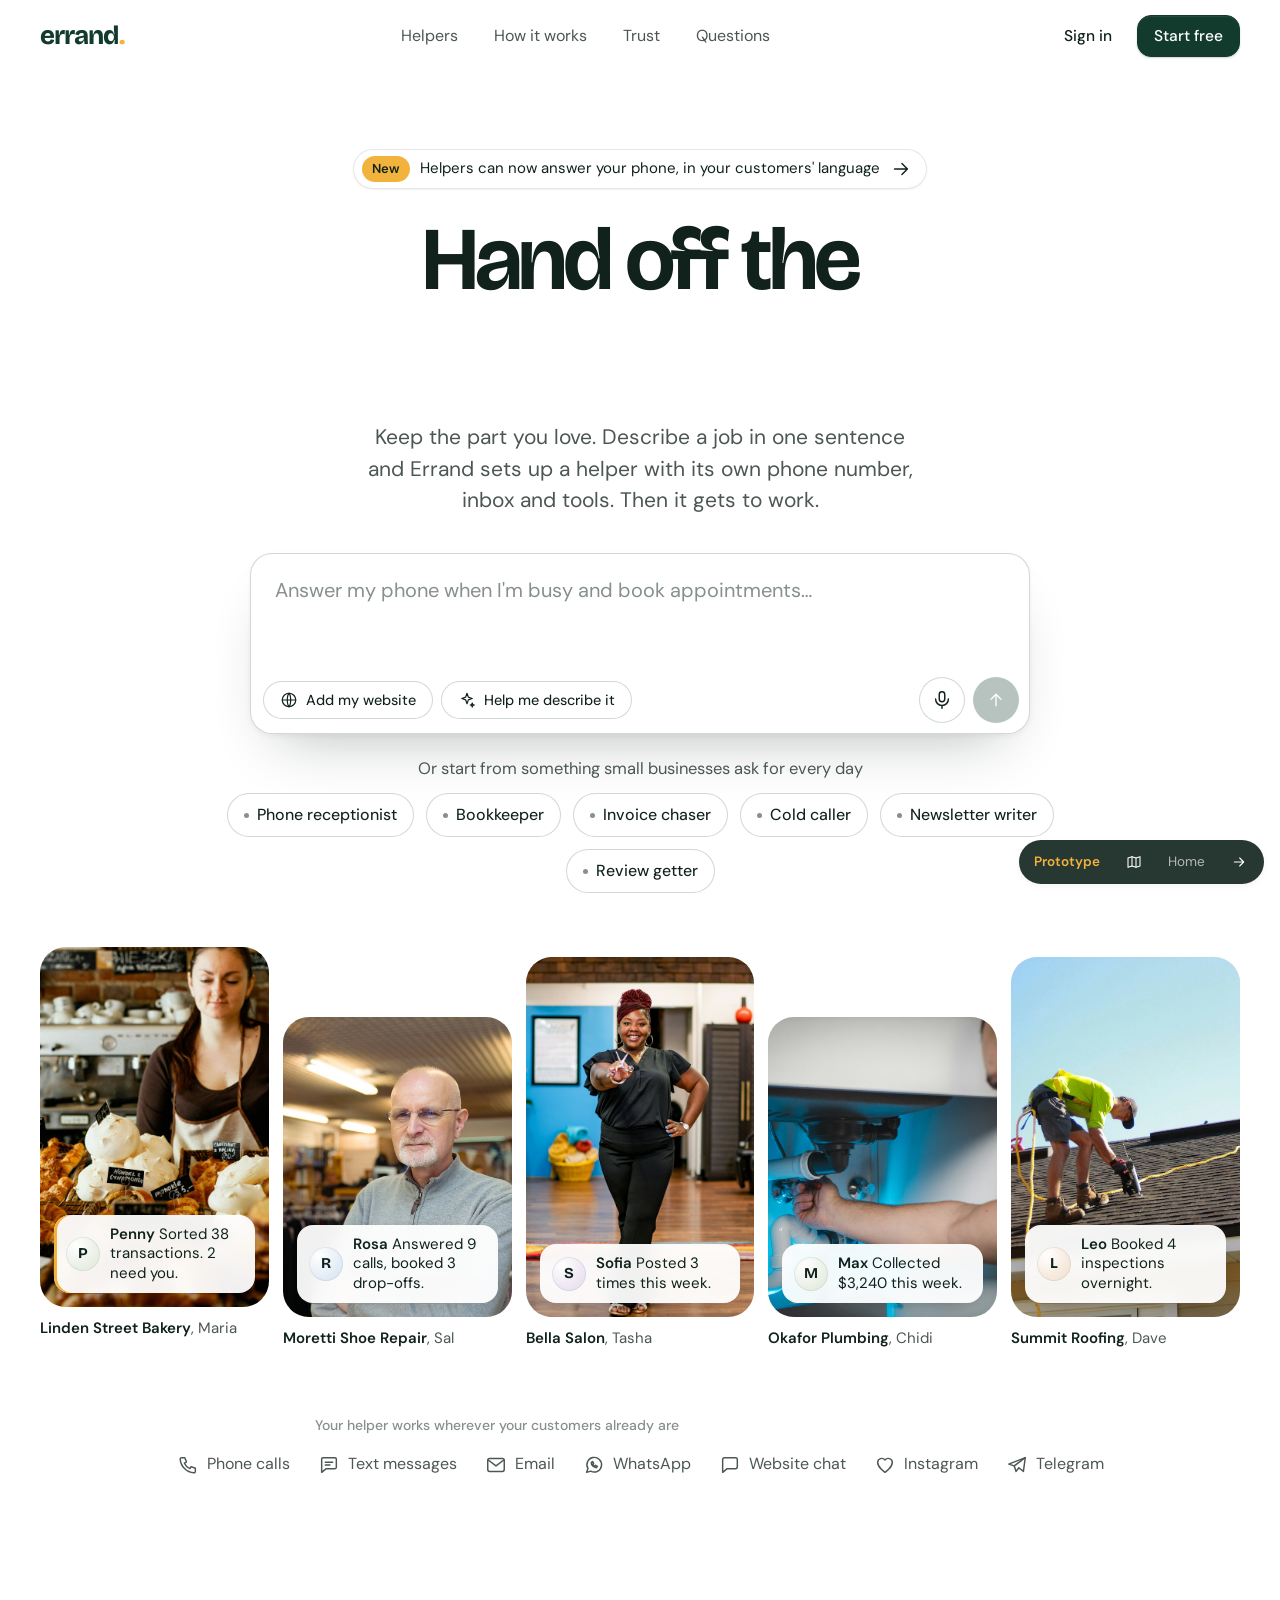
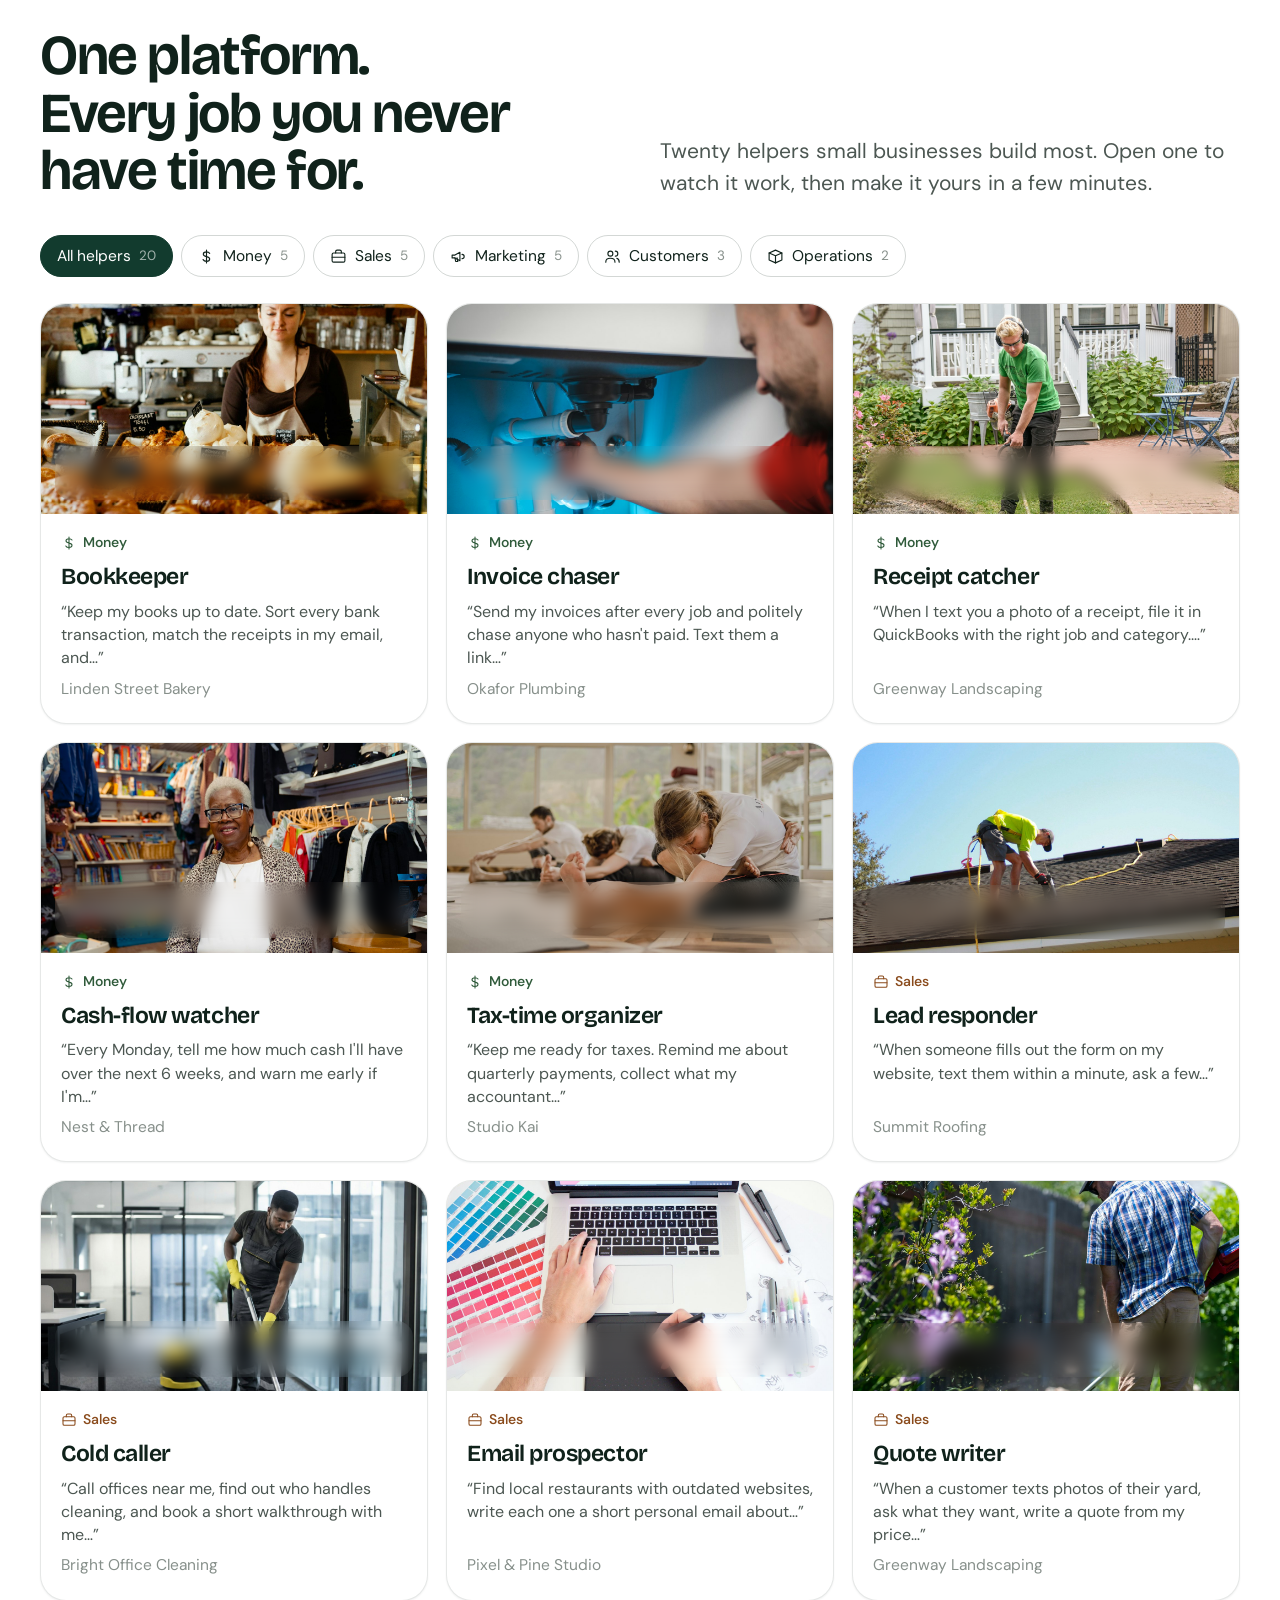
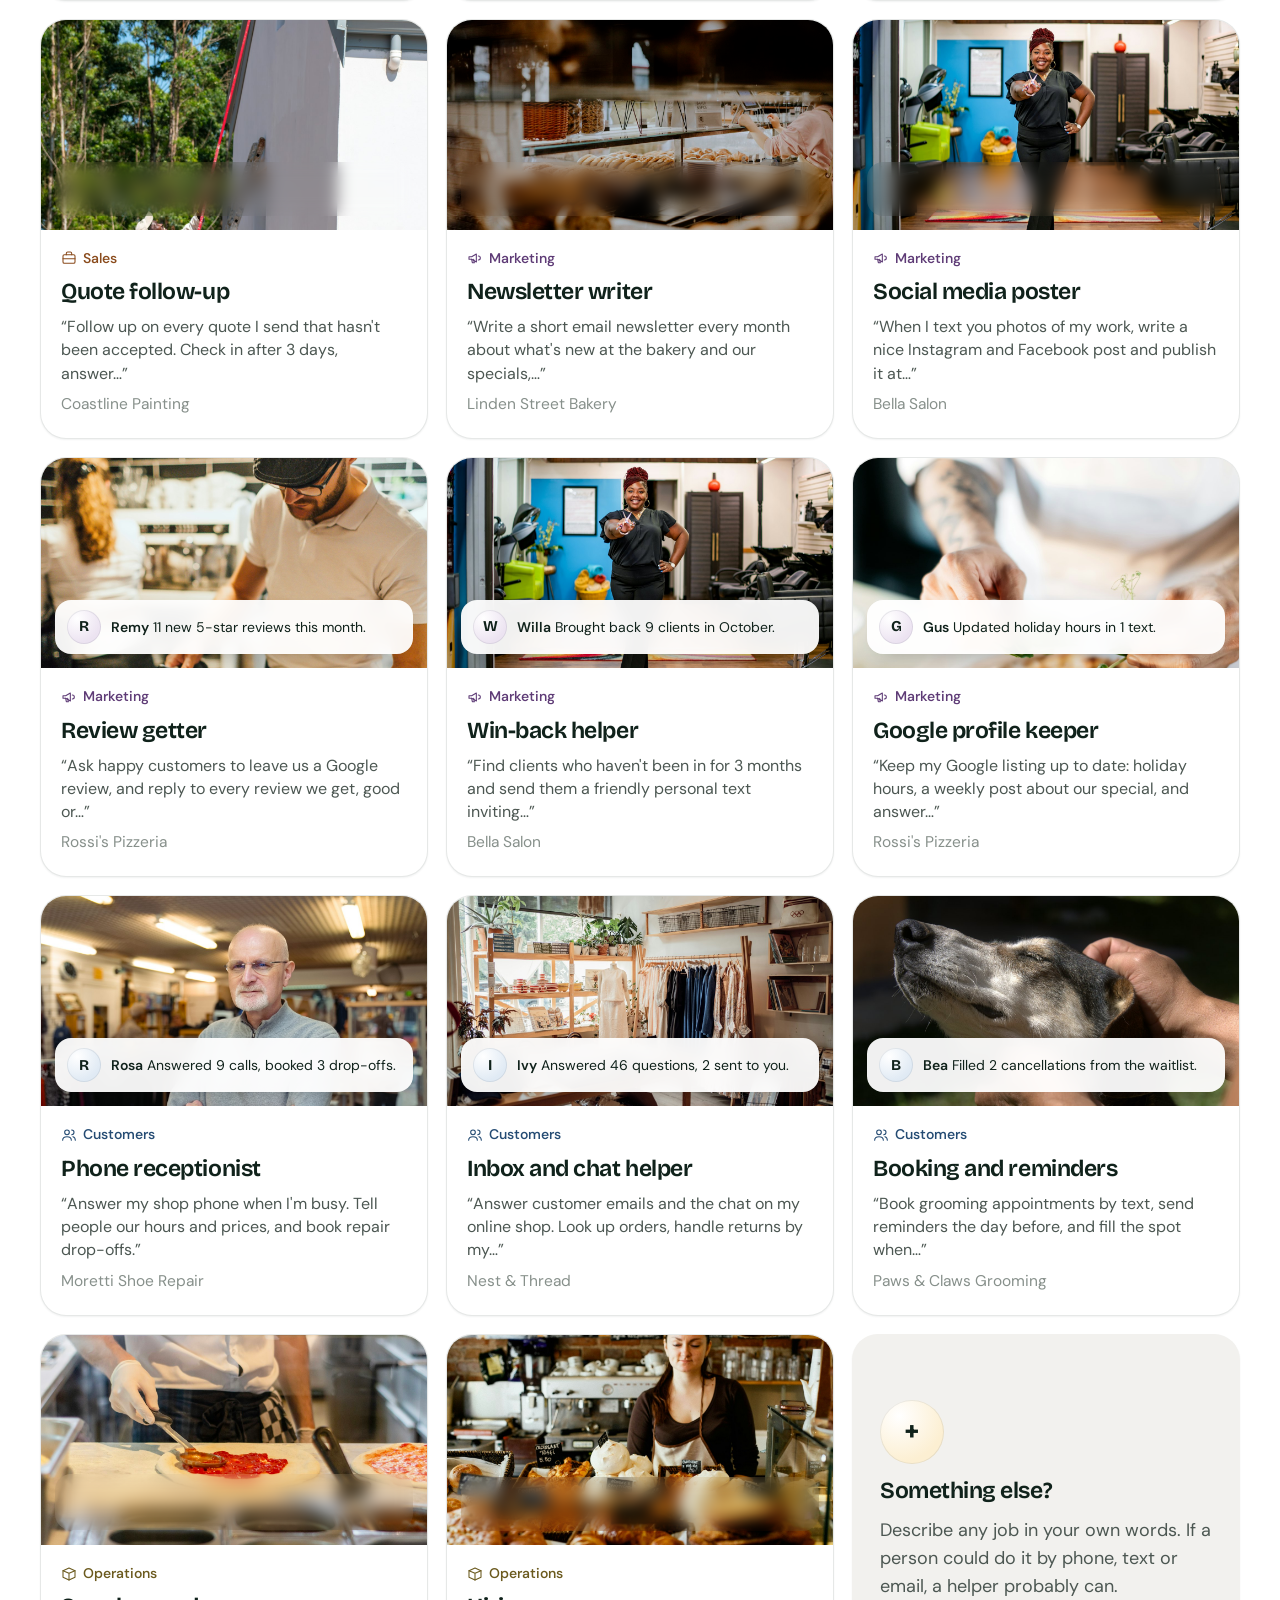
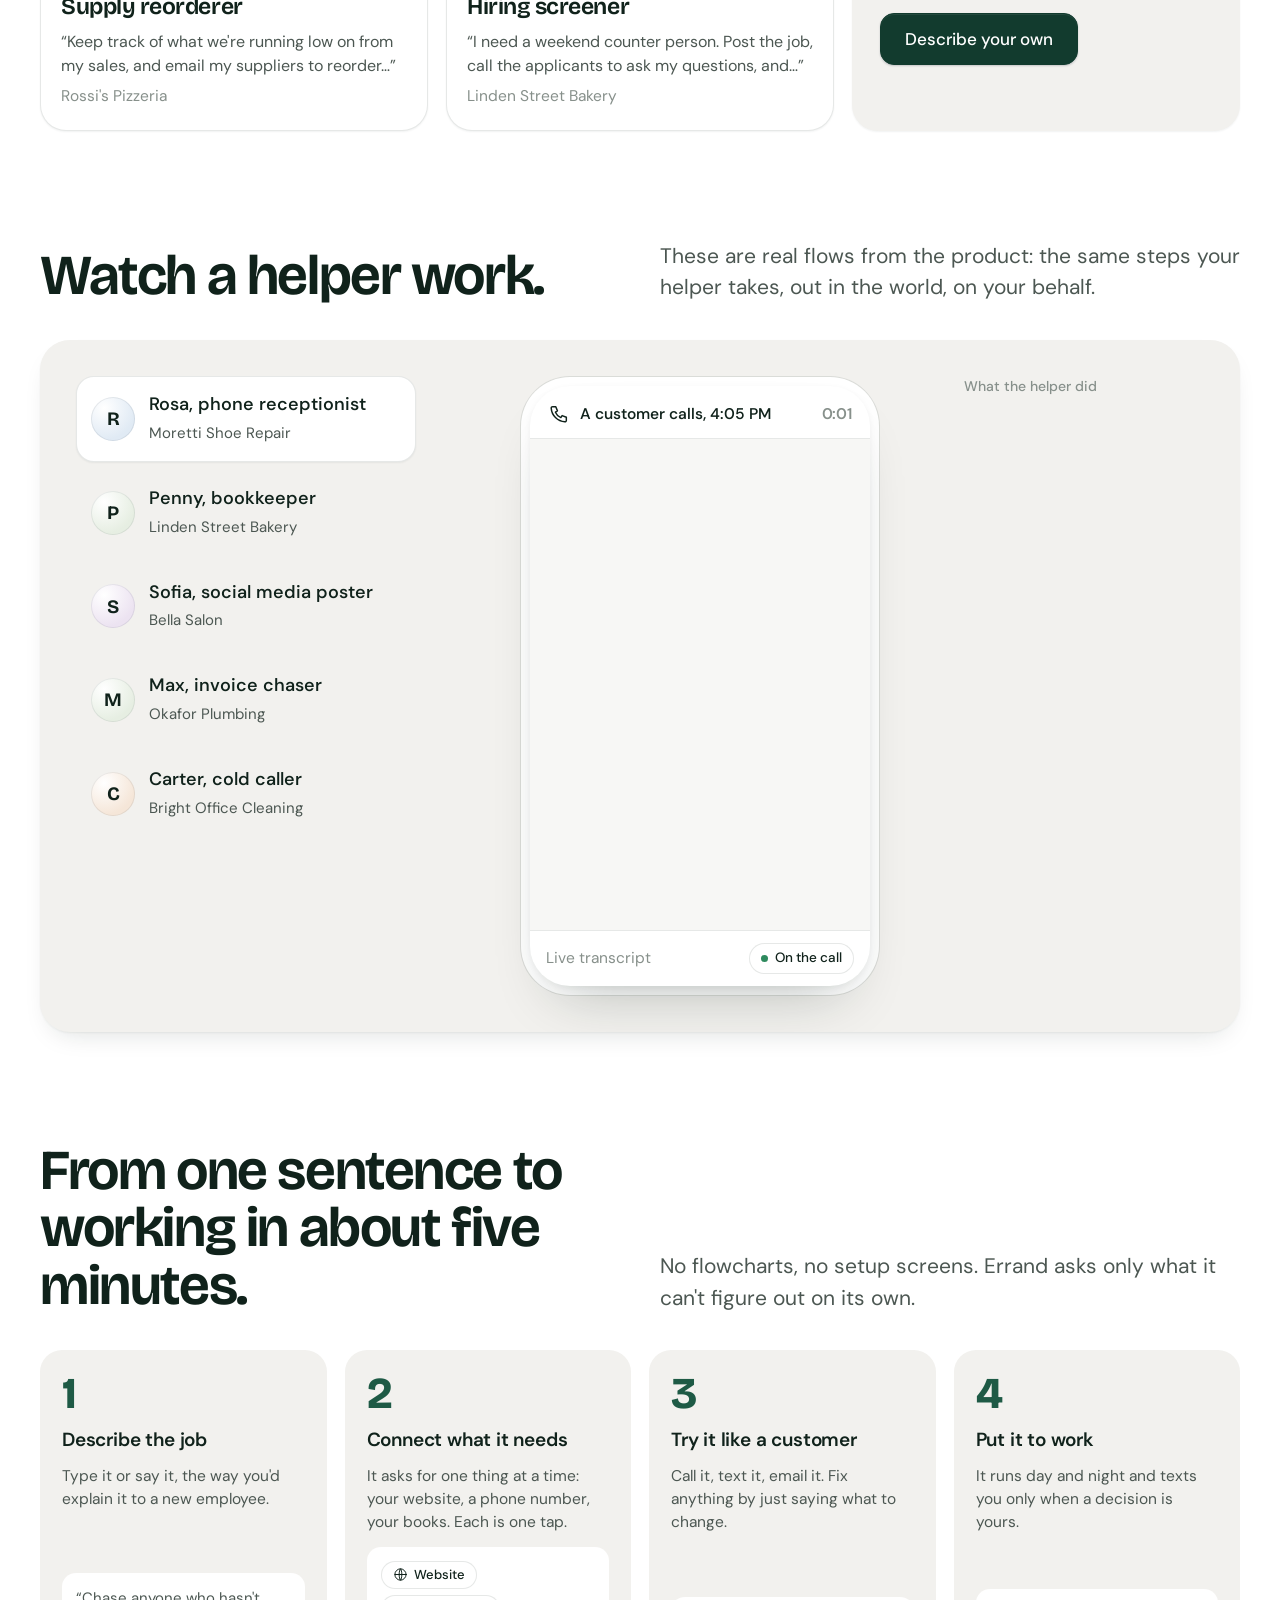
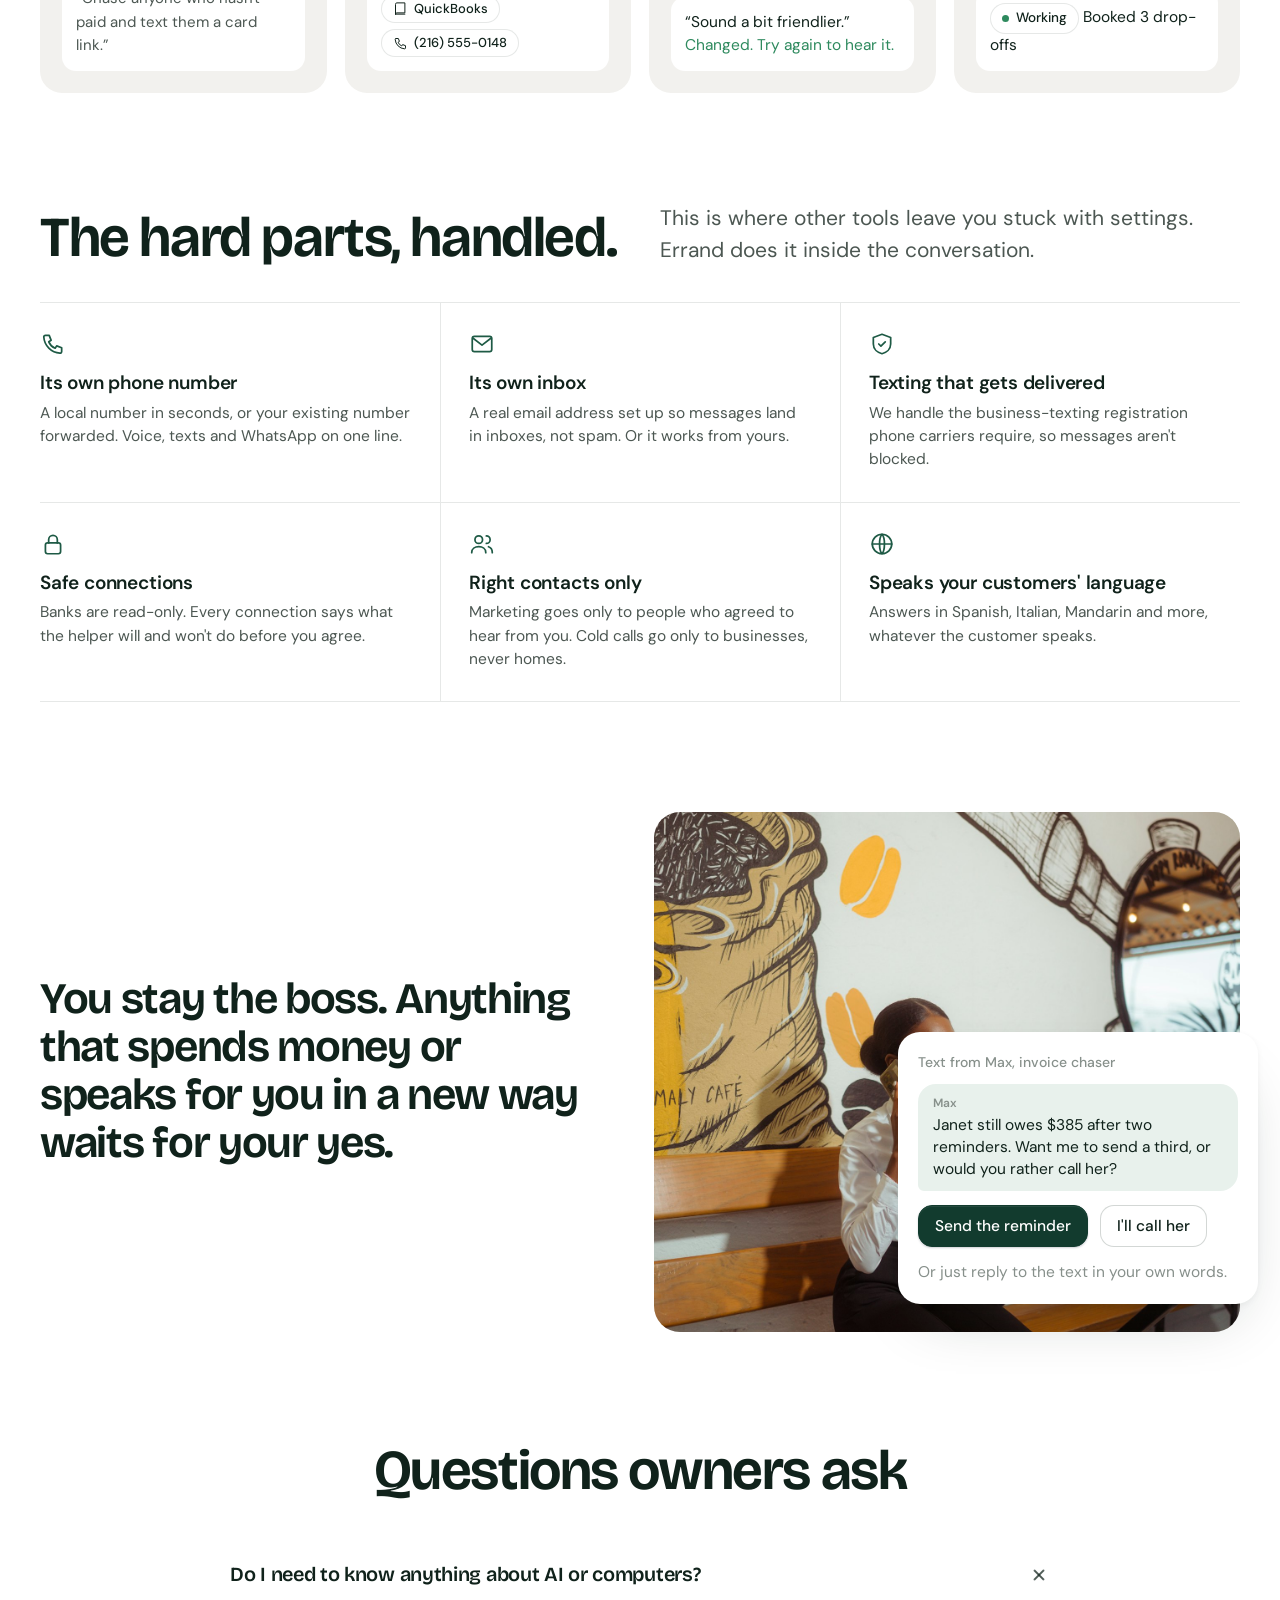
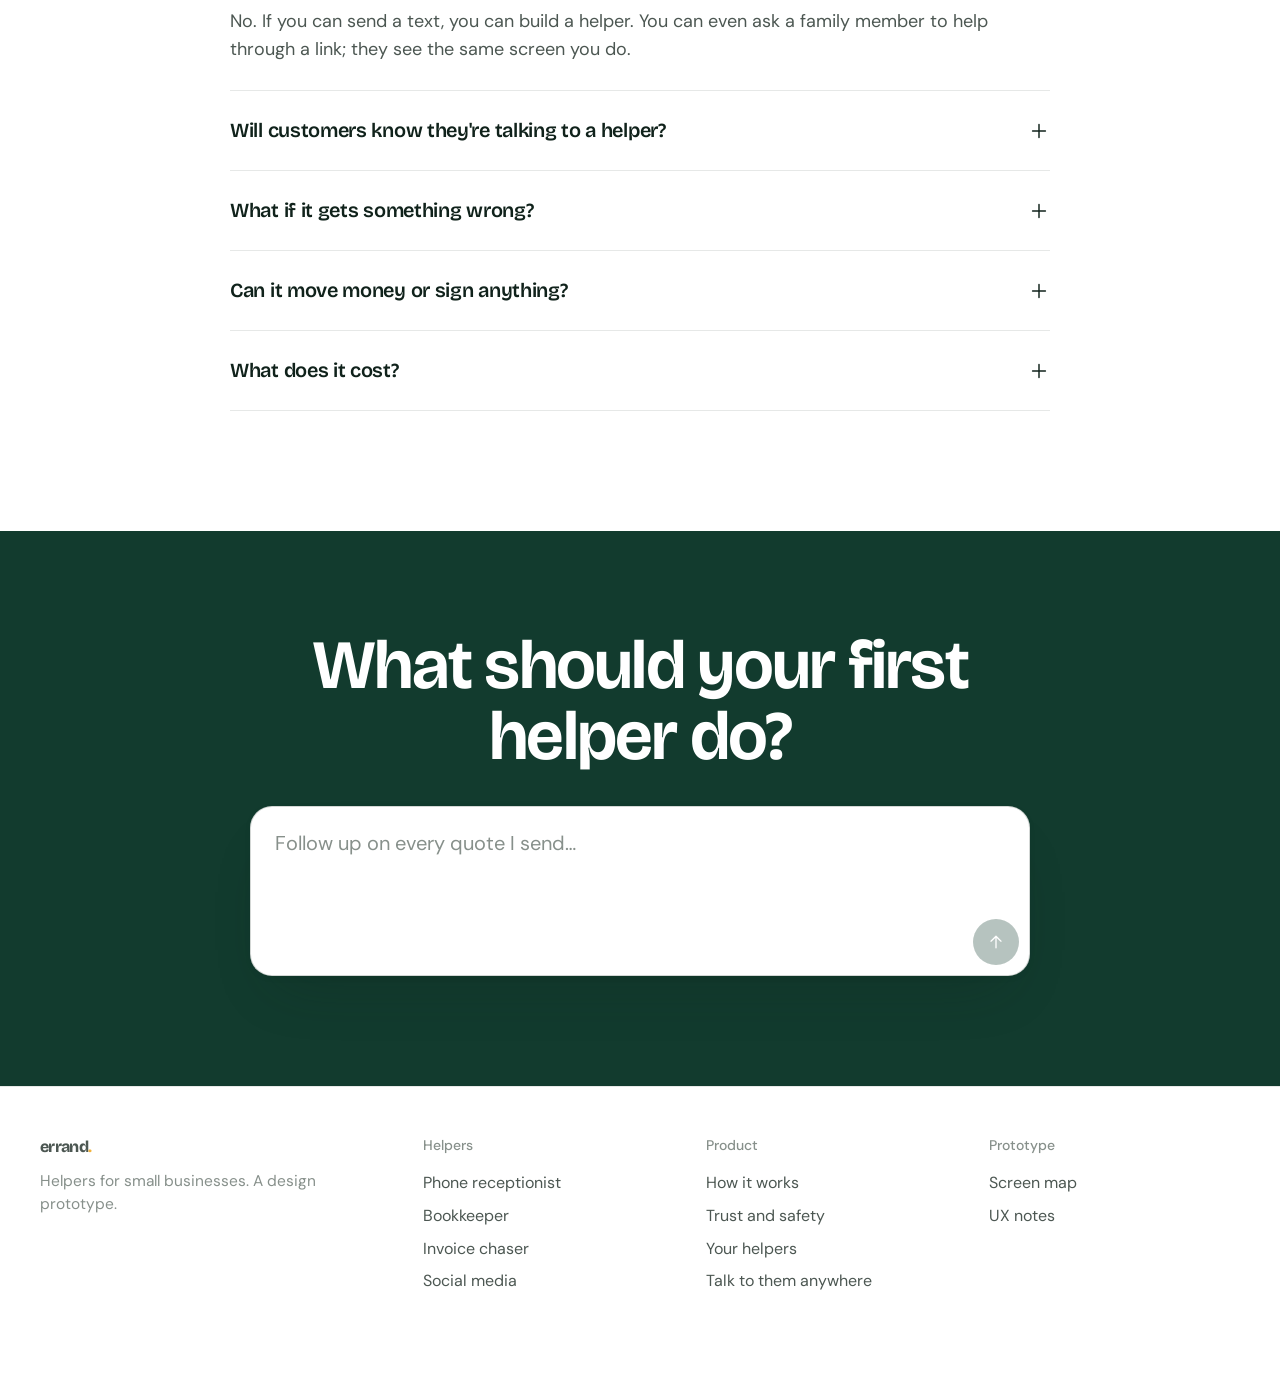
<file: index.html>
<!doctype html>
<html lang="en">
<head>
<meta charset="utf-8">
<meta name="viewport" content="width=device-width, initial-scale=1">
<title>Errand: helpers for small business</title>
<link rel="stylesheet" href="styles.css">
<style>
  /* Hero */
  .hero { position: relative; padding: 76px 0 40px; overflow: hidden; }
  .hero-in { position: relative; z-index: 1; text-align: center; display: flex; flex-direction: column; align-items: center; }
  .announce { display: inline-flex; gap: 10px; align-items: center; padding: 6px 14px 6px 8px; border-radius: 999px; background: #fff; border: 1px solid var(--line); font-size: 15px; text-decoration: none; box-shadow: var(--shadow-sm); }
  .announce b { font-weight: 600; background: var(--marigold); color: var(--ink); padding: 3px 10px; border-radius: 999px; font-size: 13px; }
  .hero h1 { margin-top: 28px; font-size: clamp(38px, 7vw, 100px); line-height: .96; letter-spacing: -0.045em; }
  .rot-line { display: block; position: relative; height: 1.04em; }
  .rot { position: absolute; left: 0; right: 0; white-space: nowrap; transition: opacity .45s ease, transform .45s ease; }
  .rot span { background: linear-gradient(transparent 64%, var(--marigold) 64%, var(--marigold) 90%, transparent 90%); padding: 0 .05em; }
  .rot.out { opacity: 0; transform: translateY(16px); }
  .street { display: grid; grid-template-columns: repeat(5, minmax(0, 1fr)); gap: 14px; margin-top: 64px; align-items: end; text-align: left; width: 100%; }
  .street a { text-decoration: none; transition: transform .4s ease; }
  .street a:nth-child(odd) .photo { height: 360px !important; }
  .street a:nth-child(even) .photo { height: 300px !important; }
  .street a.on { transform: translateY(-10px); }
  .street a.on .note { box-shadow: inset 3px 0 0 var(--marigold), 0 14px 28px -12px rgba(0,0,0,.4); }
  .street .who { margin-top: 10px; font-size: 15px; color: var(--ink-2); }
  .street .who b { color: var(--ink); font-weight: 600; }
  .hero .lead { margin: 26px auto 0; text-align: center; max-width: 40ch; }

  .prompt { width: min(780px, 100%); margin-top: 36px; background: #fff; border: 1px solid var(--line-2); border-radius: 22px; box-shadow: var(--shadow-lg); text-align: left; transition: box-shadow .2s, border-color .2s; }
  .prompt:focus-within { border-color: var(--ink-2); }
  .prompt textarea { display: block; width: 100%; border: 0; outline: none; resize: none; background: transparent; padding: 22px 24px 6px; font-size: 20px; line-height: 1.45; min-height: 104px; }
  .prompt textarea::placeholder { color: var(--ink-3); }
  .prompt-bar { display: flex; align-items: center; gap: 8px; padding: 8px 10px 10px 12px; }
  .prompt-bar .chip { min-height: 38px; font-size: 14.5px; }
  .prompt-bar .chip::before { display: none; }
  .mic { width: 46px; height: 46px; border-radius: 50%; border: 1px solid var(--line-2); background: var(--surface); display: grid; place-items: center; cursor: pointer; margin-left: auto; }
  .mic.listening { background: var(--accent-tint); border-color: var(--accent); color: var(--accent); animation: blink 1s infinite; }
  .tryline { margin-top: 22px; display: flex; flex-direction: column; align-items: center; gap: 12px; }
  .tryline .row { justify-content: center; max-width: 860px; }

  .channels { position: relative; z-index: 1; margin-top: 64px; text-align: center; }
  .channels .row { justify-content: center; gap: 10px 28px; margin-top: 16px; color: var(--ink-2); }
  .channels .row span { display: inline-flex; gap: 8px; align-items: center; font-size: 16px; }

  section.block { padding: 110px 0 0; }
  .sec-head { display: grid; grid-template-columns: 1fr 1fr; gap: 40px; align-items: end; margin-bottom: 36px; }
  .sec-head h2 { font-size: clamp(36px, 4.4vw, 58px); line-height: 1.02; letter-spacing: -0.025em; }
  .sec-head .lead { justify-self: end; }

  .filters { display: flex; gap: 8px; flex-wrap: wrap; margin-bottom: 26px; }
  .filters button { min-height: 42px; padding: 0 16px; border-radius: 999px; border: 1px solid var(--line-2); background: transparent; cursor: pointer; font-size: 15.5px; display: inline-flex; gap: 8px; align-items: center; }
  .filters button .n { color: var(--ink-3); font-size: 13.5px; }
  .filters button[aria-pressed="true"] { background: var(--navy); border-color: var(--navy); color: #fff; }
  .filters button[aria-pressed="true"] .n { color: rgba(255,255,255,.6); }
  .filters .ic { width: 17px; height: 17px; }
  .dcard.own { background: var(--bg-2); border: 0; }
  .own-in { padding: 28px; display: flex; flex-direction: column; gap: 12px; height: 100%; justify-content: center; }
  .grid3 { display: grid; grid-template-columns: repeat(3, minmax(0, 1fr)); gap: 18px; }

  .watch { overflow: hidden; display: grid; grid-template-columns: 340px minmax(0, 1fr); gap: 48px; align-items: start; background: var(--bg-2); border: 0; border-radius: 30px; padding: 36px; box-shadow: var(--shadow); }
  .watch-tabs { display: flex; flex-direction: column; gap: 8px; }
  .wtab { display: flex; gap: 14px; align-items: center; text-align: left; padding: 14px; border-radius: 18px; border: 1px solid transparent; background: transparent; cursor: pointer; }
  .wtab:hover { background: rgba(255,255,255,.6); }
  .wtab[aria-selected="true"] { background: #fff; border-color: var(--line); box-shadow: var(--shadow-sm); }
  .wtab strong { display: block; font-weight: 550; }
  .wtab span.d { font-size: 15px; color: var(--ink-2); }
  .watch-stage { display: grid; grid-template-columns: minmax(0, 1fr) 240px; gap: 28px; align-items: start; min-height: 600px; }
  .watch-stage .phone { margin: 10px auto; }
  .did-list .checklist li { font-size: 15.5px; align-items: flex-start; }
  .did-list .checklist .box { margin-top: 2px; }

  .steps { display: grid; grid-template-columns: repeat(4, 1fr); gap: 18px; }
  .step { background: var(--bg-2); border: 0; border-radius: 22px; padding: 22px; display: flex; flex-direction: column; gap: 12px; min-height: 300px; }
  .step .n { font-family: var(--serif); font-weight: 750; font-size: 44px; line-height: 1; color: var(--green-2); }
  .step .viz { margin-top: auto; background: #fff; border-radius: 14px; padding: 14px; font-size: 14.5px; }
  .viz .row { gap: 6px; }
  .viz .tag { font-size: 13px; background: var(--surface); }

  .handled { display: grid; grid-template-columns: repeat(3, 1fr); gap: 0; border-top: 1px solid var(--line); }
  .handled > div { padding: 28px 28px 30px 0; border-bottom: 1px solid var(--line); }
  .handled > div:not(:nth-child(3n+1)) { padding-left: 28px; border-left: 1px solid var(--line); }
  .handled .ic { width: 26px; height: 26px; color: var(--green-2); margin-bottom: 14px; }
  .handled h3 { margin-bottom: 6px; }

  .boss { display: grid; grid-template-columns: 1fr 1.05fr; gap: 56px; align-items: center; }
  .boss blockquote em { font-style: normal; }
  .boss blockquote { margin: 0; font-family: var(--serif); font-weight: 650; font-size: clamp(30px, 3.4vw, 46px); line-height: 1.1; letter-spacing: -0.03em; }
  .boss-photo { position: relative; }
  .boss-photo .photo { height: 520px; }
  .approve { position: absolute; right: -18px; bottom: 28px; width: min(360px, 90%); background: #fff; border-radius: 22px; box-shadow: var(--shadow-lg); padding: 20px; }
  .approve .sms { max-width: 100%; }

  .faq { max-width: 820px; margin: 0 auto; }
  .faq details { border-bottom: 1px solid var(--line); padding: 6px 0; }
  .faq summary { list-style: none; cursor: pointer; display: flex; justify-content: space-between; align-items: center; gap: 16px; padding: 18px 0; font-size: 20px; font-weight: 600; font-family: var(--serif); letter-spacing: -0.015em; }
  .faq summary::-webkit-details-marker { display: none; }
  .faq summary .ic { transition: transform .2s; }
  .faq details[open] summary .ic { transform: rotate(45deg); }
  .faq details p { padding: 0 0 20px; color: var(--ink-2); }

  .final { position: relative; overflow: hidden; margin: 120px 0 0; padding: 100px 0 110px; text-align: center; background: var(--navy); color: #fff; }
  .final h2 { color: #fff; }
  .final .hero-in h2 { font-size: clamp(40px, 5.4vw, 72px); letter-spacing: -0.025em; line-height: 1.02; }
  footer { border-top: 1px solid var(--line); padding: 48px 0 90px; }
  .foot { display: grid; grid-template-columns: 1.4fr repeat(3, 1fr); gap: 32px; }
  .foot h4 { margin: 0 0 10px; font-size: 14px; font-weight: 500; color: var(--ink-3); }
  .foot a { display: block; text-decoration: none; color: var(--ink-2); padding: 4px 0; font-size: 16px; }
  .foot a:hover { color: var(--ink); }

  @media (max-width: 1100px) {
    .street { grid-template-columns: repeat(3, minmax(0, 1fr)); } .street a:nth-child(n+4) { display: none; }
    .grid3 { grid-template-columns: repeat(2, minmax(0, 1fr)); }
    .watch { grid-template-columns: minmax(0, 1fr); }
    .watch-tabs { flex-direction: row; overflow-x: auto; }
    .wtab { min-width: 230px; }
    .steps { grid-template-columns: repeat(2, 1fr); }
  }
  @media (max-width: 760px) {
    .hero { padding-top: 44px; }
    .grid3, .steps, .handled, .boss, .sec-head, .foot { grid-template-columns: minmax(0, 1fr); }
    .street { grid-template-columns: repeat(2, minmax(0, 1fr)); } .street a:nth-child(n+3) { display: none; } .street .photo { height: 260px !important; }
    .approve { position: relative; right: 0; bottom: 0; margin-top: -60px; margin-left: 12px; } .boss-photo .photo { height: 380px; }
    .sec-head .lead { justify-self: start; }
    .handled > div, .handled > div:not(:nth-child(3n+1)) { padding: 22px 0; border-left: 0; }
    .watch { padding: 18px; border-radius: 26px; }
    .watch-stage { grid-template-columns: minmax(0, 1fr); min-height: 0; }
    .prompt textarea { font-size: 18px; }
    .prompt-bar .chip { display: none; }
  }
</style>
</head>
<body>
<header class="topbar">
  <div class="wrap">
    <a class="brand" href="index.html">errand<i>.</i></a>
    <nav class="navlinks" aria-label="Main"><a href="#helpers">Helpers</a><a href="#how">How it works</a><a href="#trust">Trust</a><a href="#faq">Questions</a></nav>
    <nav><a class="btn btn-ghost btn-sm" href="workspace.html">Sign in</a><a class="btn btn-primary btn-sm" href="#top" onclick="document.getElementById('p').focus()">Start free</a></nav>
  </div>
</header>

<main id="top">
  <section class="hero">
    <div class="glow" aria-hidden="true"></div>
    <div class="wrap hero-in">
      <a class="announce" href="demo.html?d=receptionist"><b>New</b> Helpers can now answer your phone, in your customers' language <i data-icon="right"></i></a>
      <h1>Hand off the<span class="rot-line"><span class="rot" id="rot"><span>bookkeeping.</span></span></span></h1>
      <p class="lead">Keep the part you love. Describe a job in one sentence and Errand sets up a helper with its own phone number, inbox and tools. Then it gets to work.</p>

      <form class="prompt" id="promptForm">
        <label for="p" class="sr">What should your helper do?</label>
        <textarea id="p" rows="3" placeholder="Answer my phone when I'm busy and book appointments…"></textarea>
        <div class="prompt-bar">
          <button type="button" class="chip no-dot" id="addSite"><i data-icon="globe"></i> Add my website</button>
          <button type="button" class="chip no-dot"><i data-icon="sparkle"></i> Help me describe it</button>
          <button type="button" class="mic" id="mic" aria-label="Say it out loud" aria-pressed="false"><i data-icon="mic"></i></button>
          <button class="round-go" id="go" aria-label="Build my helper" disabled><i data-icon="up"></i></button>
        </div>
      </form>

      <div class="tryline">
        <p class="kicker">Or start from something small businesses ask for every day</p>
        <div class="row" id="tryChips"></div>
      </div>

      <div class="street" id="street"></div>

      <div class="channels">
        <p class="label">Your helper works wherever your customers already are</p>
        <div class="row">
          <span><i data-icon="phone"></i>Phone calls</span><span><i data-icon="sms"></i>Text messages</span><span><i data-icon="mail"></i>Email</span>
          <span><i data-icon="whatsapp"></i>WhatsApp</span><span><i data-icon="chat"></i>Website chat</span><span><i data-icon="heart"></i>Instagram</span><span><i data-icon="telegram"></i>Telegram</span>
        </div>
      </div>
    </div>
  </section>

  <section class="block wrap" id="helpers">
    <div class="sec-head">
      <h2>One platform.<br><em>Every job</em> you never have time for.</h2>
      <p class="lead">Twenty helpers small businesses build most. Open one to watch it work, then make it yours in a few minutes.</p>
    </div>
    <div class="filters" id="filters" role="toolbar" aria-label="Filter helpers"></div>
    <div class="grid3" id="gallery"></div>
  </section>

  <section class="block wrap">
    <div class="sec-head">
      <h2>Watch a helper <em>work.</em></h2>
      <p class="lead">These are real flows from the product: the same steps your helper takes, out in the world, on your behalf.</p>
    </div>
    <div class="watch">
      <div class="watch-tabs" role="tablist" id="wtabs"></div>
      <div class="watch-stage">
        <div id="stage"></div>
        <div class="did-list"><p class="label">What the helper did</p><ul class="checklist" id="did" style="margin-top:8px"></ul></div>
      </div>
    </div>
  </section>

  <section class="block wrap" id="how">
    <div class="sec-head">
      <h2>From one sentence to <em>working</em> in about five minutes.</h2>
      <p class="lead">No flowcharts, no setup screens. Errand asks only what it can't figure out on its own.</p>
    </div>
    <div class="steps">
      <div class="step"><span class="n">1</span><h3>Describe the job</h3><p class="small muted">Type it or say it, the way you'd explain it to a new employee.</p>
        <div class="viz"><span class="kicker" style="font-size:15px">“Chase anyone who hasn't paid and text them a card link.”</span></div></div>
      <div class="step"><span class="n">2</span><h3>Connect what it needs</h3><p class="small muted">It asks for one thing at a time: your website, a phone number, your books. Each is one tap.</p>
        <div class="viz"><div class="row"><span class="tag"><i data-icon="globe"></i>Website</span><span class="tag"><i data-icon="book"></i>QuickBooks</span><span class="tag"><i data-icon="phone"></i>(216) 555-0148</span></div></div></div>
      <div class="step"><span class="n">3</span><h3>Try it like a customer</h3><p class="small muted">Call it, text it, email it. Fix anything by just saying what to change.</p>
        <div class="viz"><span class="small">“Sound a bit friendlier.”</span><br><span class="small" style="color:var(--ok)">Changed. Try again to hear it.</span></div></div>
      <div class="step"><span class="n">4</span><h3>Put it to work</h3><p class="small muted">It runs day and night and texts you only when a decision is yours.</p>
        <div class="viz"><span class="pill live">Working</span> <span class="small">Booked 3 drop-offs</span></div></div>
    </div>
  </section>

  <section class="block wrap" id="trust">
    <div class="sec-head">
      <h2>The hard parts, <em>handled.</em></h2>
      <p class="lead">This is where other tools leave you stuck with settings. Errand does it inside the conversation.</p>
    </div>
    <div class="handled">
      <div><i data-icon="phone"></i><h3>Its own phone number</h3><p class="small muted">A local number in seconds, or your existing number forwarded. Voice, texts and WhatsApp on one line.</p></div>
      <div><i data-icon="mail"></i><h3>Its own inbox</h3><p class="small muted">A real email address set up so messages land in inboxes, not spam. Or it works from yours.</p></div>
      <div><i data-icon="shield"></i><h3>Texting that gets delivered</h3><p class="small muted">We handle the business-texting registration phone carriers require, so messages aren't blocked.</p></div>
      <div><i data-icon="lock"></i><h3>Safe connections</h3><p class="small muted">Banks are read-only. Every connection says what the helper will and won't do before you agree.</p></div>
      <div><i data-icon="users"></i><h3>Right contacts only</h3><p class="small muted">Marketing goes only to people who agreed to hear from you. Cold calls go only to businesses, never homes.</p></div>
      <div><i data-icon="globe"></i><h3>Speaks your customers' language</h3><p class="small muted">Answers in Spanish, Italian, Mandarin and more, whatever the customer speaks.</p></div>
    </div>
  </section>

  <section class="block wrap">
    <div class="boss">
      <blockquote>You stay the boss. Anything that <em>spends money</em> or <em>speaks for you</em> in a new way waits for your yes.</blockquote>
      <div class="boss-photo"><div class="photo"><img src="assets/phone.jpg" alt="An owner reading a text from her helper"></div><div class="approve">
        <p class="label">Text from Max, invoice chaser</p>
        <div class="sms agent" style="margin-top:10px"><div class="who">Max</div>Janet still owes $385 after two reminders. Want me to send a third, or would you rather call her?</div>
        <div class="row" style="margin-top:14px"><button class="btn btn-sm btn-primary">Send the reminder</button><button class="btn btn-sm">I'll call her</button></div>
        <p class="small faint" style="margin-top:14px">Or just reply to the text in your own words.</p>
      </div></div>
    </div>
  </section>

  <section class="block wrap" id="faq">
    <div class="sec-head" style="grid-template-columns:1fr"><h2 class="center">Questions owners ask</h2></div>
    <div class="faq">
      <details open><summary>Do I need to know anything about AI or computers?<i data-icon="plus"></i></summary><p>No. If you can send a text, you can build a helper. You can even ask a family member to help through a link; they see the same screen you do.</p></details>
      <details><summary>Will customers know they're talking to a helper?<i data-icon="plus"></i></summary><p>Yes, when it matters. Helpers that make calls say up front that they're an AI assistant working for your business. You choose the name and voice.</p></details>
      <details><summary>What if it gets something wrong?<i data-icon="plus"></i></summary><p>It follows your house rules, gives "starting at" prices instead of guesses, and takes a message when it isn't sure. Every conversation is saved, and you can fix its behavior by just telling it.</p></details>
      <details><summary>Can it move money or sign anything?<i data-icon="plus"></i></summary><p>Not without your yes. Bank connections are read-only. Payments go through links customers pay themselves, straight into your account.</p></details>
      <details><summary>What does it cost?<i data-icon="plus"></i></summary><p>A flat monthly price per helper, with calls, texts and emails included up to a generous limit. No credits to count. (Pricing is still being designed for this prototype.)</p></details>
    </div>
  </section>

  <section class="final">
    
    <div class="wrap hero-in">
      <h2>What should your first<br>helper do?</h2>
      <form class="prompt" id="promptForm2" style="margin-top:34px">
        <label for="p2" class="sr">Describe the job</label>
        <textarea id="p2" rows="2" placeholder="Follow up on every quote I send…"></textarea>
        <div class="prompt-bar"><button class="round-go" style="margin-left:auto" aria-label="Build my helper"><i data-icon="up"></i></button></div>
      </form>
    </div>
  </section>
</main>

<footer>
  <div class="wrap foot">
    <div><a class="brand" href="index.html" style="padding:0">errand<i>.</i></a><p class="small faint" style="margin-top:10px">Helpers for small businesses. A design prototype.</p></div>
    <div><h4>Helpers</h4><a href="demo.html?d=receptionist">Phone receptionist</a><a href="demo.html?d=bookkeeper">Bookkeeper</a><a href="demo.html?d=invoices">Invoice chaser</a><a href="demo.html?d=social">Social media</a></div>
    <div><h4>Product</h4><a href="#how">How it works</a><a href="#trust">Trust and safety</a><a href="workspace.html">Your helpers</a><a href="anywhere.html">Talk to them anywhere</a></div>
    <div><h4>Prototype</h4><a href="map.html">Screen map</a><a href="ux-notes.html">UX notes</a></div>
  </div>
</footer>

<script src="app.js"></script>
<script src="demos.js"></script>
<script src="render.js"></script>
<script>
/* Rotating job in the headline */
const JOBS = [['bookkeeping.', 'bookkeeper'], ['ringing phone.', 'receptionist'], ['social posts.', 'social'], ['late invoices.', 'invoices'], ['website leads.', 'leads'], ['cold calls.', 'coldcall'], ['newsletter.', 'newsletter'], ['Google reviews.', 'reviews']];
const STREET = ['bookkeeper', 'receptionist', 'social', 'invoices', 'leads'];
$('#street').innerHTML = STREET.map(id => { const d = demoById(id); return `<a href="demo.html?d=${id}" data-id="${id}">${photoHTML(d, { h: 320, tag: false })}<p class="who"><b>${d.biz}</b>, ${d.owner}</p></a>`; }).join('');
let ji = 0; const rot = $('#rot');
const markStreet = id => $$('#street a').forEach(a => a.classList.toggle('on', a.dataset.id === id));
markStreet(JOBS[0][1]);
setInterval(() => { rot.classList.add('out'); setTimeout(() => { ji = (ji + 1) % JOBS.length; rot.innerHTML = `<span>${JOBS[ji][0]}</span>`; rot.classList.remove('out'); markStreet(JOBS[ji][1]); }, 460); }, 2800);

/* Prompt */
function hookPrompt(formId, taId) {
  const f = document.getElementById(formId), ta = document.getElementById(taId), go = f.querySelector('.round-go');
  const sync = () => go.disabled = ta.value.trim().length < 6;
  ta.addEventListener('input', sync); sync();
  ta.addEventListener('keydown', e => { if (e.key === 'Enter' && !e.shiftKey) { e.preventDefault(); f.requestSubmit(); } });
  f.addEventListener('submit', e => {
    e.preventDefault(); const v = ta.value.trim(); if (!v) return;
    const d = matchDemo(v); STORE.set('prompt', v);
    location.href = `build.html?d=${d.id}&p=${encodeURIComponent(v)}`;
  });
  return { ta, sync };
}
const P = hookPrompt('promptForm', 'p'); hookPrompt('promptForm2', 'p2');

const TRY = ['receptionist', 'bookkeeper', 'invoices', 'coldcall', 'newsletter', 'reviews'];
$('#tryChips').innerHTML = TRY.map(id => `<button class="chip" type="button" data-id="${id}">${demoById(id).role}</button>`).join('');
$('#tryChips').addEventListener('click', e => { const c = e.target.closest('.chip'); if (!c) return; P.ta.value = demoById(c.dataset.id).prompt; P.sync(); P.ta.focus(); });

$('#addSite').onclick = () => { if (!/https?:|\.com/.test(P.ta.value)) { P.ta.value = (P.ta.value ? P.ta.value + ' ' : '') + 'My website is '; P.ta.focus(); P.sync(); } };
const mic = $('#mic');
mic.onclick = async () => {
  if (mic.classList.contains('listening')) return;
  mic.classList.add('listening'); P.ta.value = ''; P.ta.placeholder = 'Listening…';
  await wait(900);
  for (const w of demoById('receptionist').prompt.split(' ')) { P.ta.value += (P.ta.value ? ' ' : '') + w; await wait(60); }
  mic.classList.remove('listening'); P.sync();
};

/* Gallery with filters */
const counts = DEMOS.reduce((a, d) => (a[d.cat] = (a[d.cat] || 0) + 1, a), {});
$('#filters').innerHTML = `<button aria-pressed="true" data-cat="all">All helpers <span class="n">${DEMOS.length}</span></button>` +
  Object.entries(CATS).map(([k, c]) => `<button aria-pressed="false" data-cat="${k}">${icon(CAT_ICON[k])}${c.label} <span class="n">${counts[k]}</span></button>`).join('');
$('#gallery').innerHTML = DEMOS.map(demoCardHTML).join('') + `<a class="dcard own" href="#top" data-cat="all" onclick="setTimeout(()=>document.getElementById('p').focus(),400)"><div class="own-in"><span class="ava lg" style="--tint:#FCEFD2">+</span><h3 class="h3-serif">Something else?</h3><p class="muted">Describe any job in your own words. If a person could do it by phone, text or email, a helper probably can.</p><span class="btn btn-primary" style="align-self:flex-start">Describe your own</span></div></a>`;
$('#filters').addEventListener('click', e => {
  const b = e.target.closest('button'); if (!b) return;
  $$('#filters button').forEach(x => x.setAttribute('aria-pressed', String(x === b)));
  $$('#gallery .dcard').forEach(c => c.classList.toggle('hide', b.dataset.cat !== 'all' && c.dataset.cat !== b.dataset.cat && c.dataset.cat !== 'all'));
});

/* Watch a helper work */
const FEATURE = ['receptionist', 'bookkeeper', 'social', 'invoices', 'coldcall'];
$('#wtabs').innerHTML = FEATURE.map((id, i) => { const d = demoById(id); return `<button class="wtab" role="tab" aria-selected="${i === 0}" data-id="${id}">${avatarHTML(d)}<span><strong>${d.name}, ${d.role.toLowerCase()}</strong><span class="d">${d.biz}</span></span></button>`; }).join('');
function play(id) {
  const d = demoById(id); $('#did').innerHTML = '';
  playWatch($('#stage'), d, { onDid: t => $('#did').insertAdjacentHTML('beforeend', `<li class="ok"><span class="box">${icon('check')}</span><span>${esc(t)}</span></li>`) });
}
$('#wtabs').addEventListener('click', e => { const t = e.target.closest('.wtab'); if (!t) return; $$('.wtab').forEach(x => x.setAttribute('aria-selected', String(x === t))); play(t.dataset.id); });
const io = new IntersectionObserver(es => { if (es.some(x => x.isIntersecting)) { play(FEATURE[0]); io.disconnect(); } }, { threshold: .25 });
io.observe($('.watch'));
</script>
</body>
</html>
</file>
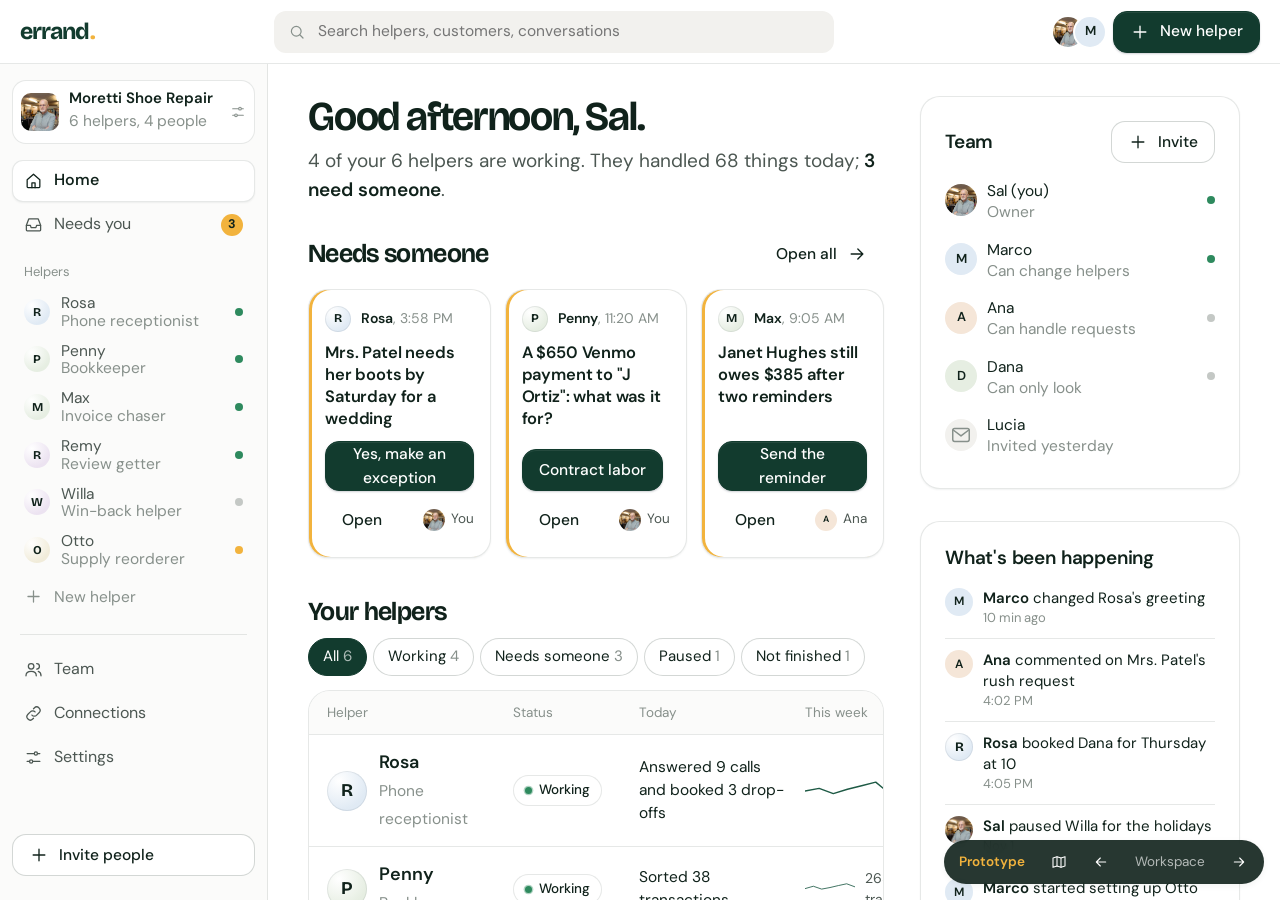
<file: agent.html>
<!doctype html><html lang="en"><head><meta charset="utf-8"><meta http-equiv="refresh" content="0; url=workspace.html"><title>Errand</title></head><body><a href="workspace.html">Go to your workspace</a></body></html>
</file>
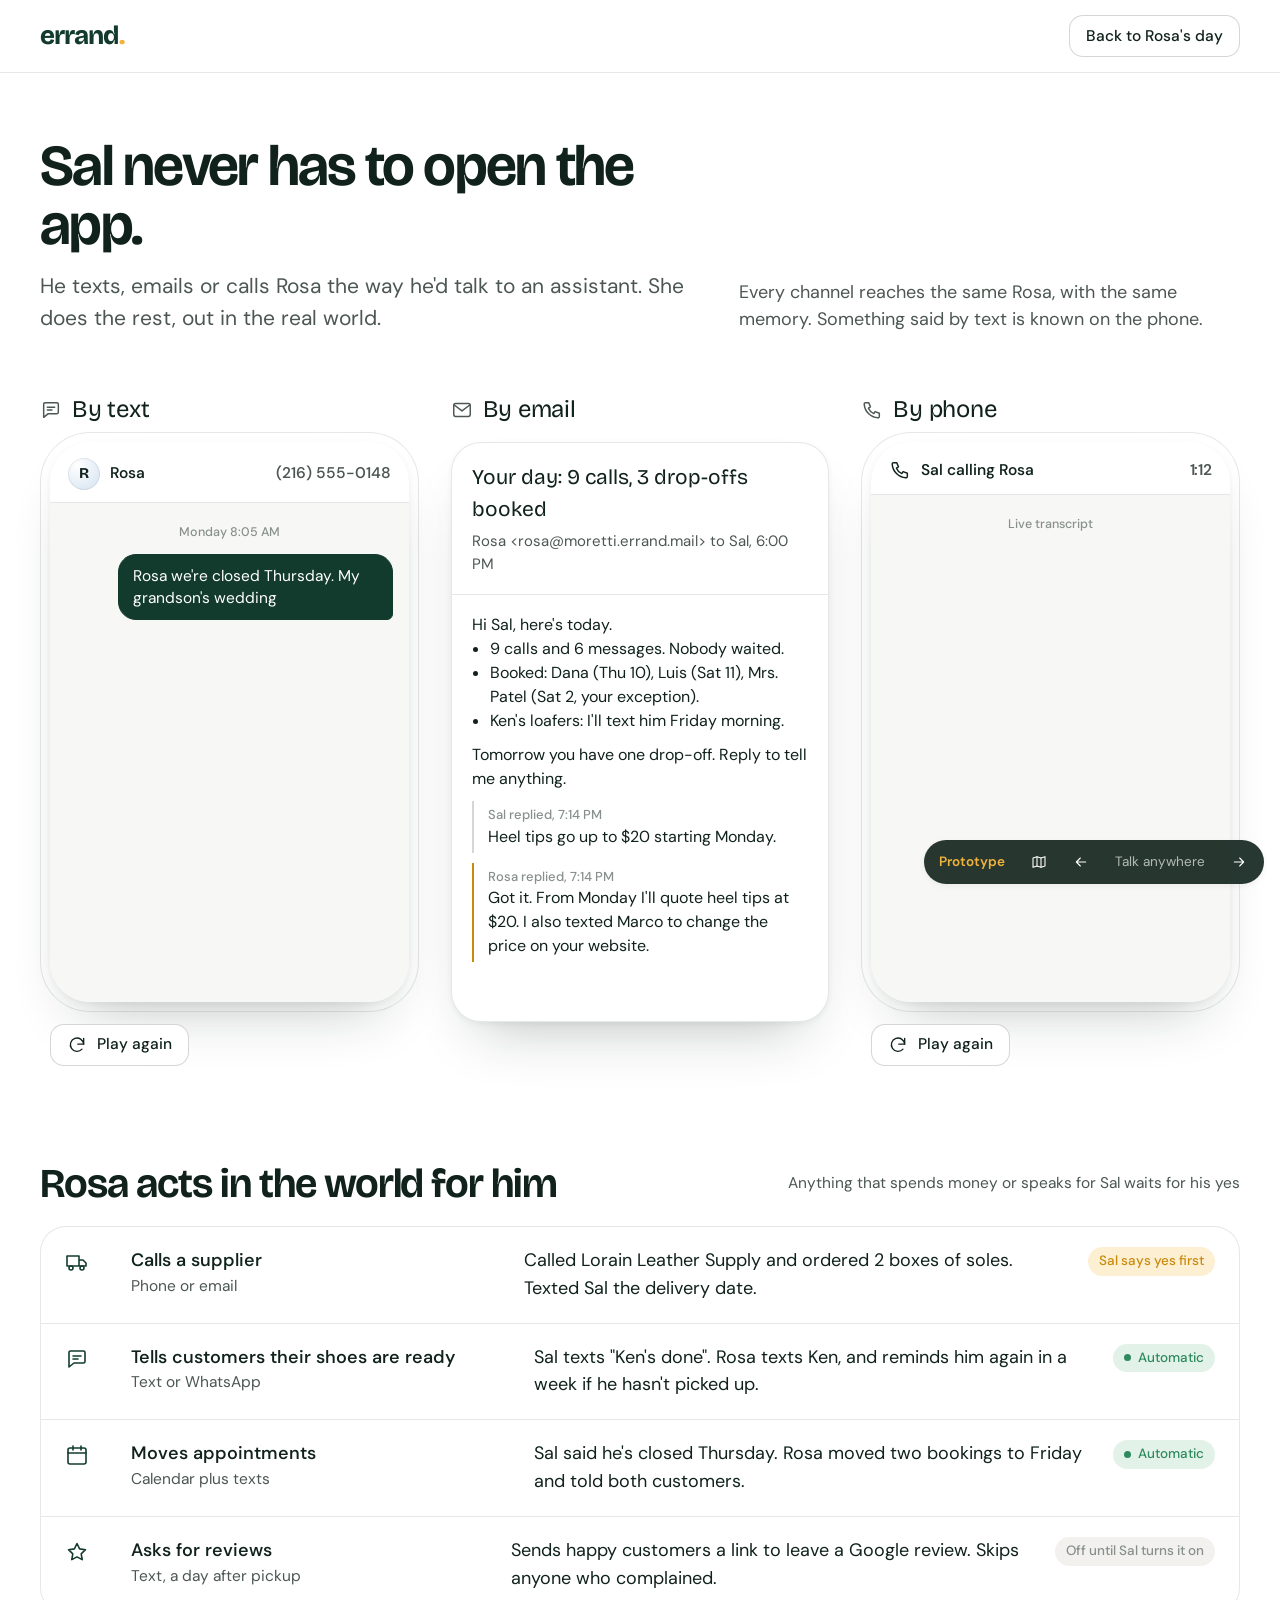
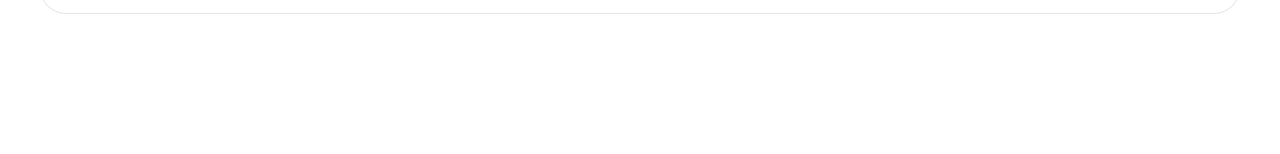
<file: anywhere.html>
<!doctype html>
<html lang="en">
<head>
<meta charset="utf-8">
<meta name="viewport" content="width=device-width, initial-scale=1">
<title>Talk to Rosa anywhere</title>
<link rel="stylesheet" href="styles.css">
<style>
  .intro { padding: 64px 0 40px; display: grid; grid-template-columns: 1.3fr 1fr; gap: 48px; align-items: end; }
  .channels { display: grid; grid-template-columns: repeat(3, minmax(0, 1fr)); gap: 32px; padding: 20px 0 56px; }
  .ch h3 { display: flex; gap: 10px; align-items: center; margin-bottom: 16px; font-family: var(--serif); font-weight: 400; font-size: 24px; }
  .ch h3 .ic { color: var(--ink-2); }
  .ch .phone { height: 560px; width: auto; margin: 10px; }
  .mail { background: var(--surface); border: 1px solid var(--line); border-radius: 30px; box-shadow: var(--shadow-lg); height: 580px; display: flex; flex-direction: column; overflow: hidden; }
  .mail-meta { padding: 18px 20px; border-bottom: 1px solid var(--line); font-size: 15px; }
  .mail-meta strong { font-family: var(--serif); font-weight: 400; font-size: 21px; display: block; margin-bottom: 4px; }
  .mail .mail-body { padding: 18px 20px; overflow: auto; flex: 1; font-size: 16px; line-height: 1.5; max-height: none; }
  .mail-body ul { margin: 0; padding-left: 18px; }
  .reply { border-left: 2px solid var(--line-2); padding: 4px 0 4px 14px; }
  .reply.rosa { border-color: var(--accent); }
  .reply .from { font-size: 13px; font-weight: 500; color: var(--ink-3); }
  .world { padding: 40px 0 140px; }
  .acts { list-style: none; padding: 0; margin: 20px 0 0; background: var(--surface); border: 1px solid var(--line); border-radius: 26px; overflow: hidden; }
  .acts li { display: grid; grid-template-columns: 48px 1.1fr 1.6fr auto; gap: 18px; padding: 20px 24px; border-bottom: 1px solid var(--line); align-items: start; }
  .acts li:last-child { border-bottom: 0; }
  .acts .ic { width: 24px; height: 24px; color: var(--navy); margin-top: 3px; }
  .acts strong { font-size: 18px; font-weight: 550; }
  .replay { margin: 12px 10px 0; }
  @media (max-width: 1100px) { .channels { grid-template-columns: minmax(0, 1fr); } .intro { grid-template-columns: minmax(0, 1fr); } .acts li { grid-template-columns: 32px 1fr; } .acts li > :nth-child(n+3) { grid-column: 2; } }
</style>
</head>
<body>
<header class="topbar solid">
  <div class="wrap">
    <a class="brand" href="index.html">errand<i>.</i></a>
    <nav><a class="btn btn-sm" href="workspace.html"><span>Back to <span data-agent-name>Rosa</span>'s day</span></a></nav>
  </div>
</header>

<main class="wrap">
  <section class="intro">
    <div class="stack">
      <h1>Sal never has to <em>open the app.</em></h1>
      <p class="lead">He texts, emails or calls <span data-agent-name>Rosa</span> the way he'd talk to an assistant. She does the rest, out in the real world.</p>
    </div>
    <p class="muted">Every channel reaches the same <span data-agent-name>Rosa</span>, with the same memory. Something said by text is known on the phone.</p>
  </section>

  <section class="channels">
    <div class="ch">
      <h3><i data-icon="sms"></i> By text</h3>
      <div class="phone">
        <div class="phone-top"><span class="ava" style="width:32px;height:32px;font-size:15px;--tint:#E0EAF4">R</span> <span data-agent-name>Rosa</span><span class="muted" style="margin-left:auto">(216) 555-0148</span></div>
        <div class="phone-screen" id="smsScreen"></div>
      </div>
      <button class="btn btn-sm replay" data-replay="sms"><i data-icon="refresh"></i> Play again</button>
    </div>

    <div class="ch">
      <h3><i data-icon="mail"></i> By email</h3>
      <div class="mail">
        <div class="mail-meta"><strong>Your day: 9 calls, 3 drop-offs booked</strong><span class="muted"><span data-agent-name>Rosa</span> &lt;rosa@moretti.errand.mail&gt; to Sal, 6:00 PM</span></div>
        <div class="mail-body">
          <p>Hi Sal, here's today.</p>
          <ul>
            <li>9 calls and 6 messages. Nobody waited.</li>
            <li>Booked: Dana (Thu 10), Luis (Sat 11), Mrs. Patel (Sat 2, your exception).</li>
            <li>Ken's loafers: I'll text him Friday morning.</li>
          </ul>
          <p>Tomorrow you have one drop-off. Reply to tell me anything.</p>
          <div class="reply"><p class="from">Sal replied, 7:14 PM</p><p>Heel tips go up to $20 starting Monday.</p></div>
          <div class="reply rosa"><p class="from"><span data-agent-name>Rosa</span> replied, 7:14 PM</p><p>Got it. From Monday I'll quote heel tips at $20. I also texted Marco to change the price on your website.</p></div>
        </div>
      </div>
    </div>

    <div class="ch">
      <h3><i data-icon="phone"></i> By phone</h3>
      <div class="phone">
        <div class="phone-top"><i data-icon="phone"></i> <span>Sal calling <span data-agent-name>Rosa</span></span><span class="num muted" style="margin-left:auto">1:12</span></div>
        <div class="phone-screen" id="callScreen"></div>
      </div>
      <button class="btn btn-sm replay" data-replay="call"><i data-icon="refresh"></i> Play again</button>
    </div>
  </section>

  <section class="world">
    <div class="spread"><h2><span data-agent-name>Rosa</span> acts in the world for him</h2><span class="small muted">Anything that spends money or speaks for Sal waits for his yes</span></div>
    <ul class="acts">
      <li><i data-icon="truck"></i><div><strong>Calls a supplier</strong><p class="small muted">Phone or email</p></div><p>Called Lorain Leather Supply and ordered 2 boxes of soles. Texted Sal the delivery date.</p><span class="pill blue">Sal says yes first</span></li>
      <li><i data-icon="sms"></i><div><strong>Tells customers their shoes are ready</strong><p class="small muted">Text or WhatsApp</p></div><p>Sal texts "Ken's done". Rosa texts Ken, and reminds him again in a week if he hasn't picked up.</p><span class="pill on">Automatic</span></li>
      <li><i data-icon="calendar"></i><div><strong>Moves appointments</strong><p class="small muted">Calendar plus texts</p></div><p>Sal said he's closed Thursday. Rosa moved two bookings to Friday and told both customers.</p><span class="pill on">Automatic</span></li>
      <li><i data-icon="star"></i><div><strong>Asks for reviews</strong><p class="small muted">Text, a day after pickup</p></div><p>Sends happy customers a link to leave a Google review. Skips anyone who complained.</p><span class="pill off">Off until Sal turns it on</span></li>
    </ul>
  </section>
</main>

<script src="app.js"></script>
<script>
const SCRIPTS = {
  sms: [
    ['me', "Rosa we're closed Thursday. My grandson's wedding"],
    ['agent', "Congratulations! I'll tell callers we're closed Thursday, Nov 12. Dana and Mr. Lee are booked that day. Move them to Friday?"],
    ['me', 'yes friday'],
    ['agent', "Done. Both said Friday works. I added Thursday to your hours on Google too."],
    ['me', 'thank you'],
    ['agent', 'Enjoy the wedding, Sal.']
  ],
  call: [
    ['agent', 'Hi Sal.'],
    ['me', "What's tomorrow look like?"],
    ['agent', "Just Dana at 10 for a resole. Also, last week you said soles were running low. Should I order more from Lorain Leather Supply?"],
    ['me', 'Yeah, two boxes.'],
    ['agent', "I'll call them now and text you when they'll deliver."],
    ['me', 'Good.'],
    ['agent', 'Lorain Leather says Wednesday. I put it on your calendar.']
  ]
};
let runs = { sms: 0, call: 0 };
async function play(key) {
  const my = ++runs[key];
  const scr = $(key === 'sms' ? '#smsScreen' : '#callScreen');
  scr.innerHTML = `<div class="sms-time">${key === 'sms' ? 'Monday 8:05 AM' : 'Live transcript'}</div>`;
  for (const [who, text] of SCRIPTS[key]) {
    await wait(who === 'agent' ? 1200 : 900);
    if (my !== runs[key]) return;
    const b = el(`<div class="sms ${who}"></div>`);
    b.textContent = text.replace(/^Rosa /, agentName() + ' ');
    scr.appendChild(b); scr.scrollTop = scr.scrollHeight;
  }
}
document.addEventListener('click', e => { const r = e.target.closest('[data-replay]'); if (r) play(r.dataset.replay); });
document.addEventListener('DOMContentLoaded', () => { play('sms'); setTimeout(() => play('call'), 600); });
</script>
</body>
</html>
</file>
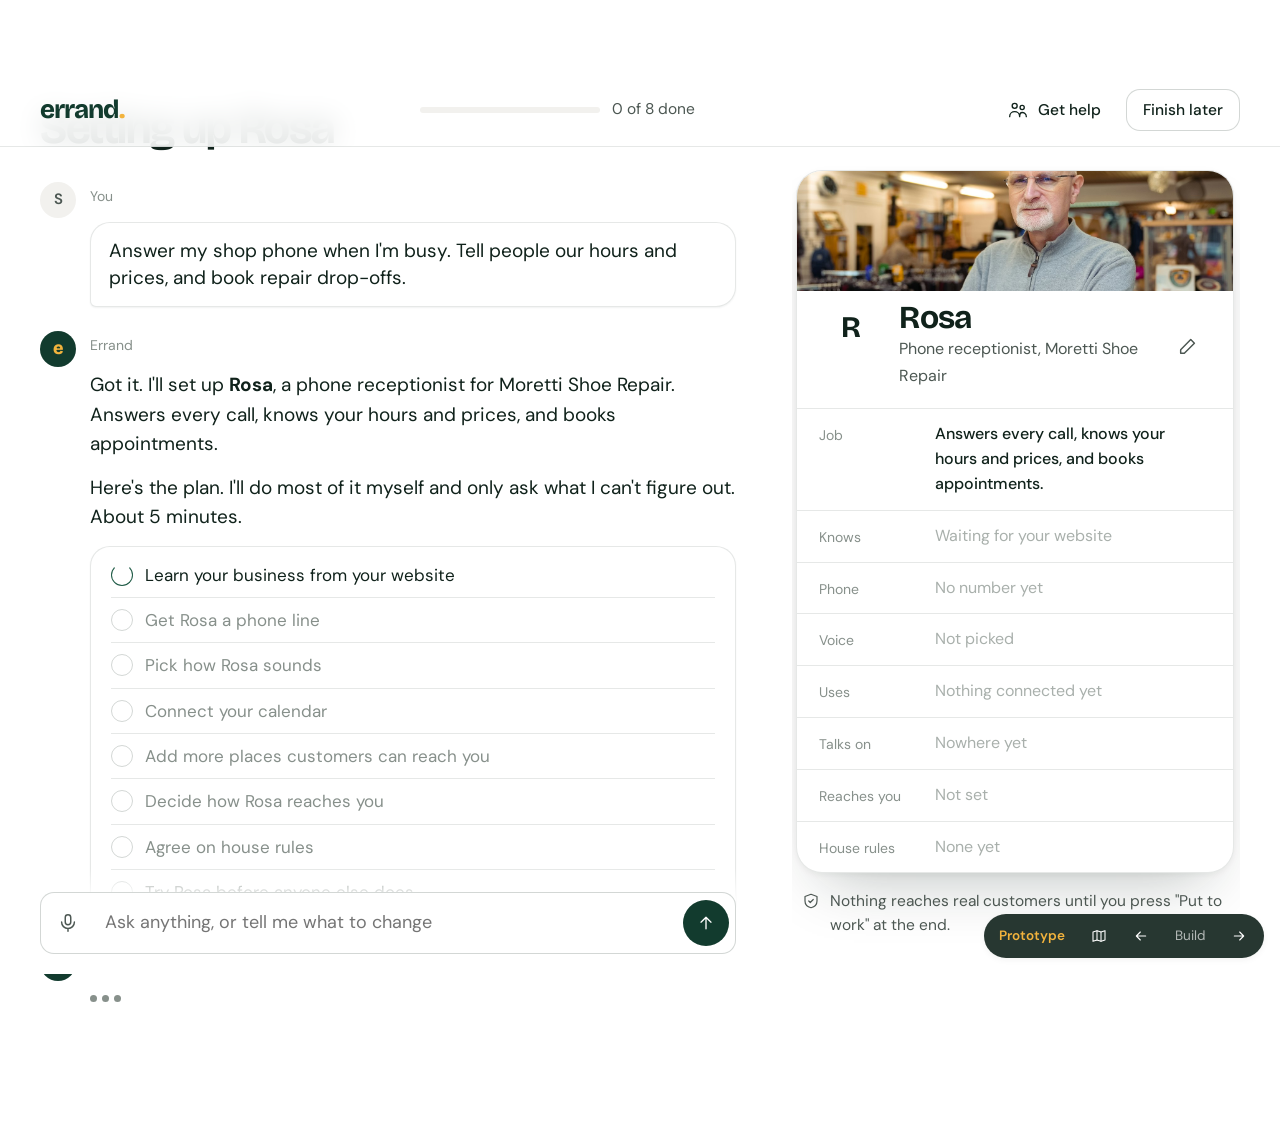
<file: build.html>
<!doctype html>
<html lang="en">
<head>
<meta charset="utf-8">
<meta name="viewport" content="width=device-width, initial-scale=1">
<title>Building your helper</title>
<link rel="stylesheet" href="styles.css">
<style>
  .build { display: grid; grid-template-columns: minmax(0, 1.4fr) minmax(320px, .9fr); gap: 56px; padding-top: 32px; }
  .side-col { position: relative; }
  .sticky { position: sticky; top: 92px; max-height: calc(100vh - 108px); overflow: auto; padding: 4px 6px 24px 4px; }
  .progress { display: flex; align-items: center; gap: 12px; }
  .bar { width: 180px; height: 6px; background: var(--bg-2); border-radius: 99px; overflow: hidden; }
  .bar i { display: block; height: 100%; width: 0; background: var(--navy); border-radius: 99px; transition: width .5s ease; }
  .title-row h1 { font-size: clamp(32px, 3.6vw, 46px); }
  .convo { padding: 30px 0 20px; }
  .badge-note { margin-top: 16px; display: flex; gap: 10px; align-items: flex-start; font-size: 15.5px; color: var(--ink-2); padding: 0 6px; }
  .badge-note .ic { width: 18px; height: 18px; margin-top: 3px; }
  .done-call { display: flex; align-items: center; justify-content: space-between; gap: 16px; flex-wrap: wrap; }
  .rule-row { display: flex; justify-content: space-between; align-items: center; gap: 16px; padding: 11px 0; border-bottom: 1px solid var(--line); font-size: 17px; }
  .consent { list-style: none; padding: 0; margin: 6px 0 0; }
  .consent li { display: flex; gap: 10px; align-items: flex-start; padding: 5px 0; }
  .consent .ic { width: 18px; height: 18px; margin-top: 4px; }
  .consent.yes .ic { color: var(--ok); } .consent.no .ic { color: #B4483B; }
  .banks { display: grid; grid-template-columns: repeat(2, 1fr); gap: 10px; }
  .banks .option { margin: 0 !important; }
  .found { display: flex; gap: 12px; align-items: center; padding: 14px 16px; border-radius: 14px; background: var(--ok-tint); color: #1F5E40; font-size: 16px; }
  .found .ic { color: var(--ok); }
  .crit .chip { min-height: 38px; font-size: 14.5px; }
  @media (max-width: 1000px) {
    .build { grid-template-columns: minmax(0, 1fr); gap: 24px; }
    .side-col { order: -1; }
    .sticky { position: static; max-height: none; overflow: visible; }
    .topbar .hide-m { display: none; }
  }
  @media (max-width: 700px) {
    .bar { width: 80px; } #progText { display: none; }
    .msg { gap: 10px; }
    .act-head, .act-body, .act-foot { padding-left: 14px; padding-right: 14px; }
    .option .rec { display: none; }
    .banks { grid-template-columns: 1fr; }
  }
</style>
</head>
<body>
<header class="topbar solid">
  <div class="wrap">
    <a class="brand" href="index.html">errand<i>.</i></a>
    <div class="progress" aria-label="Setup progress"><div class="bar"><i id="barFill"></i></div><span class="small muted" id="progText"></span></div>
    <nav>
      <button class="btn btn-ghost btn-sm hide-m" onclick="openScrim('help')"><i data-icon="family"></i> Get help</button>
      <button class="btn btn-sm" onclick="openScrim('later')">Finish later</button>
    </nav>
  </div>
</header>

<main class="wrap build">
  <section aria-label="Conversation with the builder">
    <div class="title-row"><h1 id="pageTitle"></h1></div>
    <div class="convo" id="convo" aria-live="polite"></div>
    <form class="composer" id="composer">
      <div class="field">
        <button type="button" class="icon-btn" aria-label="Talk instead of typing"><i data-icon="mic"></i></button>
        <input id="say" placeholder="Ask anything, or tell me what to change" autocomplete="off">
        <button class="round-go" aria-label="Send"><i data-icon="up"></i></button>
      </div>
    </form>
  </section>

  <aside class="side-col" aria-label="Your helper">
    <div class="sticky">
      <div class="badge" id="badge"></div>
      <p class="badge-note"><i data-icon="shield"></i><span>Nothing reaches real customers until you press "Put to work" at the end.</span></p>
    </div>
  </aside>
</main>

<!-- Modals -->
<div class="scrim" id="consent" role="dialog" aria-modal="true" aria-labelledby="csT">
  <div class="modal">
    <div class="modal-head"><h3 id="csT"></h3></div>
    <div class="modal-body" id="csBody"></div>
    <div class="modal-foot"><button class="btn" data-close="consent">Cancel</button><button class="btn btn-primary" id="csAllow">Allow</button></div>
  </div>
</div>
<div class="scrim" id="rename" role="dialog" aria-modal="true" aria-labelledby="rnT">
  <div class="modal">
    <div class="modal-head"><h3 id="rnT">What should we call your helper?</h3></div>
    <div class="modal-body"><p class="muted">Customers see or hear this name.</p><div class="field"><input id="newName" aria-label="Helper name"></div></div>
    <div class="modal-foot"><button class="btn" data-close="rename">Cancel</button><button class="btn btn-primary" id="saveName">Save name</button></div>
  </div>
</div>
<div class="scrim" id="later" role="dialog" aria-modal="true" aria-labelledby="ltT">
  <div class="modal">
    <div class="modal-head"><h3 id="ltT">Saved where you left off</h3></div>
    <div class="modal-body"><p class="muted">Everything you've done is kept. Want a reminder?</p>
      <div><button class="option" aria-checked="true"><span class="radio"></span><span><strong>Text me tomorrow at 10am</strong><span class="d">"Your helper is almost ready. Tap to finish."</span></span></button>
      <button class="option" aria-checked="false"><span class="radio"></span><span><strong>No reminder</strong></span></button></div>
    </div>
    <div class="modal-foot"><button class="btn" data-close="later">Keep going</button><a class="btn btn-primary" href="index.html">Save and leave</a></div>
  </div>
</div>
<div class="scrim" id="help" role="dialog" aria-modal="true" aria-labelledby="hpT">
  <div class="modal">
    <div class="modal-head"><h3 id="hpT">Bring someone in</h3></div>
    <div class="modal-body"><p class="muted">They'll see this same screen and can answer questions with you. They can't see your email or money.</p><div class="field"><input value="(216) 555-0177" aria-label="Their phone number"></div></div>
    <div class="modal-foot"><button class="btn" data-close="help">Not now</button><button class="btn btn-primary" data-close="help">Text them the link</button></div>
  </div>
</div>

<script src="app.js"></script>
<script src="demos.js"></script>
<script src="render.js"></script>
<script>
/* ---------- Which helper are we building? ---------- */
const qs = new URLSearchParams(location.search);
const typed = qs.get('p') || STORE.get('prompt', '');
const D = demoById(qs.get('d')) || matchDemo(typed);
let NAME = D.name;
const N = () => NAME;
const slug = D.biz.toLowerCase().replace(/[^a-z]+/g, '');
const site = `${slug}.com`;
const ownerEmail = `${D.owner.toLowerCase()}@${slug}.com`;
const STEPS = D.steps;
const TOTAL = STEPS.length + 1;
let doneCount = 0;

/* ---------- Badge ---------- */
const ROWS = [['job', 'Job'], ['knows', 'Knows'], ['phone', 'Phone'], ['voice', 'Voice'], ['uses', 'Uses'], ['talks', 'Talks on'], ['reports', 'Reaches you'], ['rules', 'House rules']];
const showRow = { knows: STEPS.includes('website'), phone: STEPS.includes('phone'), voice: STEPS.includes('voice'),
  talks: STEPS.some(s => ['phone', 'channels', 'email', 'social', 'reviews', 'shop'].includes(s)) };
const EMPTY = { job: 'Reading your request…', knows: 'Waiting for your website', phone: 'No number yet', voice: 'Not picked', uses: 'Nothing connected yet', talks: 'Nowhere yet', reports: 'Not set', rules: 'None yet' };
function drawBadge() {
  $('#badge').innerHTML = `<div class="badge-cover"><img src="${D.photo}" alt="${esc(D.biz)}"></div><div class="badge-top">${avatarHTML(D, 'lg')}<div class="who"><strong data-name>${N()}</strong><span class="role">${D.role}, ${D.biz}</span></div>
      <button class="icon-btn" onclick="openScrim('rename')" aria-label="Rename" title="Rename"><i data-icon="edit"></i></button></div>` +
    ROWS.filter(([k]) => showRow[k] !== false).map(([k, label]) => `<div class="badge-row" id="row-${k}"><span class="k">${label}</span><span class="v empty">${EMPTY[k]}</span></div>`).join('');
  hydrateIcons($('#badge'));
}
function setRow(key, html) {
  const row = $('#row-' + key); if (!row) return;
  const v = row.querySelector('.v'); v.classList.remove('empty'); v.innerHTML = html; hydrateIcons(v);
  row.classList.remove('fresh'); void row.offsetWidth; row.classList.add('fresh');
}
function addTag(key, text, ic) {
  const row = $('#row-' + key); if (!row) return;
  const v = row.querySelector('.v');
  if (v.classList.contains('empty')) { v.classList.remove('empty'); v.innerHTML = ''; }
  v.insertAdjacentHTML('beforeend', `<span class="tag">${ic ? icon(ic) : ''}${esc(text)}</span>`);
  row.classList.remove('fresh'); void row.offsetWidth; row.classList.add('fresh');
}
function progress() {
  $('#barFill').style.width = `${Math.round(doneCount / TOTAL * 100)}%`;
  $('#progText').textContent = `${doneCount} of ${TOTAL} done`;
}

/* ---------- Conversation primitives ---------- */
const convo = $('#convo');
function scrollEnd(node) { node.scrollIntoView({ behavior: 'smooth', block: 'nearest' }); }
function userSays(text) {
  const m = el(`<div class="msg user"><div class="avatar user">${D.owner[0]}</div><div class="msg-body"><div class="msg-who">You</div><div class="bubble"></div></div></div>`);
  m.querySelector('.bubble').textContent = text; convo.appendChild(m); scrollEnd(m);
}
async function say(html, delay = 750) {
  const m = el(`<div class="msg builder"><div class="avatar builder">e</div><div class="msg-body"><div class="msg-who">Errand</div><div class="typing"><i></i><i></i><i></i></div></div></div>`);
  convo.appendChild(m); scrollEnd(m);
  await wait(delay);
  const body = m.querySelector('.msg-body');
  body.querySelector('.typing').remove();
  body.insertAdjacentHTML('beforeend', html);
  hydrateIcons(body); scrollEnd(m);
  return body;
}
const optHTML = (o, i) => `<button class="option" aria-checked="${i === 0}" data-v="${o.v}"><span class="radio"></span><span><strong>${o.t}</strong>${o.d ? `<span class="d">${o.d}</span>` : ''}</span>${o.rec ? `<span class="pill blue rec">${o.rec}</span>` : ''}</button>`;
let cardN = 0;
/* One question as a card. Resolves with { v, card } when the main button is pressed. */
function ask({ ic, title, why = '', options = [], body = '', cta = 'Continue', alt = null, intro = '' }) {
  return new Promise(async resolve => {
    const id = 'c' + (++cardN);
    await say(`${intro ? `<p>${intro}</p>` : ''}<div class="act" id="${id}">
      ${title ? `<div class="act-head">${icon(ic || 'sparkle')}<h3>${title}</h3></div>` : ''}
      <div class="act-body">${why ? `<p class="why">${why}</p>` : ''}${options.length ? `<div class="opts">${options.map(optHTML).join('')}</div>` : ''}${body}</div>
      <div class="act-foot"><button class="btn btn-primary" data-main>${cta}</button>${alt ? `<button class="btn btn-ghost" data-alt>${alt}</button>` : ''}</div></div>`);
    const card = document.getElementById(id);
    const pick = () => (card.querySelector('.option[aria-checked="true"]') || {}).dataset?.v;
    card.querySelector('[data-main]').onclick = () => resolve({ v: pick(), card, alt: false });
    const a = card.querySelector('[data-alt]'); if (a) a.onclick = () => resolve({ v: pick(), card, alt: true });
  });
}
function finish(card) { card.classList.add('done'); }
function consent({ title, will, wont, note }) {
  return new Promise(resolve => {
    $('#csT').textContent = title;
    $('#csBody').innerHTML = `<div><p class="label">${esc(N())} will</p><ul class="consent yes">${will.map(w => `<li>${icon('check')}<span>${w}</span></li>`).join('')}</ul></div>
      <div><p class="label">${esc(N())} won't</p><ul class="consent no">${wont.map(w => `<li>${icon('x')}<span>${w}</span></li>`).join('')}</ul></div>
      <p class="small faint">${note || 'You can turn this off anytime.'}</p>`;
    openScrim('consent');
    $('#csAllow').textContent = 'Allow';
    $('#csAllow').onclick = async () => { $('#csAllow').textContent = 'Connecting…'; await wait(800); closeScrim('consent'); resolve(true); };
  });
}
async function streamList(lines, card) {
  const list = el('<ul class="checklist"></ul>');
  (card ? card.querySelector('.act-body') : (await say(''))).appendChild(list);
  for (const t of lines) {
    const li = el(`<li class="work"><span class="box"></span><span></span></li>`); li.lastElementChild.textContent = t;
    list.appendChild(li); scrollEnd(li); await wait(620);
    li.className = 'ok'; li.querySelector('.box').innerHTML = icon('check');
  }
}
function tick(step) { doneCount++; progress(); const li = $('#plan-' + step); if (li) { li.className = 'ok'; li.querySelector('.box').innerHTML = icon('check'); } }
function working(step) { const li = $('#plan-' + step); if (li) li.className = 'work'; }
document.addEventListener('click', e => {
  const o = e.target.closest('.option');
  if (o && o.parentElement) { $$('.option', o.parentElement).forEach(x => x.setAttribute('aria-checked', 'false')); o.setAttribute('aria-checked', 'true'); }
  const s = e.target.closest('.seg button');
  if (s) { $$('button', s.parentElement).forEach(x => x.setAttribute('aria-pressed', 'false')); s.setAttribute('aria-pressed', 'true'); }
  const c = e.target.closest('.act .chip:not(.static)');
  if (c) c.setAttribute('aria-pressed', c.getAttribute('aria-pressed') === 'true' ? 'false' : 'true');
  const v = e.target.closest('.voice');
  if (v) {
    $$('.voice', v.parentElement).forEach(x => { x.setAttribute('aria-checked', 'false'); x.classList.remove('playing'); });
    v.setAttribute('aria-checked', 'true'); v.classList.add('playing');
    setTimeout(() => v.classList.remove('playing'), 2200);
  }
});

/* ---------- Step library ---------- */
const PLAN = {
  website: 'Learn your business from your website', phone: () => `Get ${N()} a phone line`, voice: () => `Pick how ${N()} sounds`,
  calendar: 'Connect your calendar', email: 'Connect email', accounting: 'Connect your books', bank: 'Connect your bank, read only',
  payments: 'Set up card payments', social: 'Connect Instagram and Facebook', contacts: () => `Choose who ${N()} contacts`,
  reviews: 'Connect your Google listing', shop: 'Connect your shop', channels: 'Add more places customers can reach you',
  you: () => `Decide how ${N()} reaches you`, rules: 'Agree on house rules'
};
const planText = s => typeof PLAN[s] === 'function' ? PLAN[s]() : PLAN[s];

const LIB = {
  async website() {
    const r = await ask({ ic: 'globe', title: 'Let me read your website', why: `That's how ${N()} learns your hours, prices and services without you typing them.`,
      body: `<div class="field"><input value="${site}" aria-label="Your website"></div>`, cta: 'Read my website', alt: "I don't have a website" });
    if (r.alt) userSays("I don't have a website.");
    r.card.querySelector('.act-foot').remove(); r.card.querySelector('.act-body').innerHTML = '';
    const lines = [r.alt ? 'Listening to what you told me' : `Opening ${site}`, ...(D.learn && D.learn.length ? D.learn : ['Found your hours', 'Found your services and prices', 'Found your address and service area'])];
    await streamList(lines, r.card);
    ['Hours', 'Prices', 'Services', 'Address'].slice(0, Math.max(2, lines.length - 1)).forEach(t => addTag('knows', t));
    const c = await ask({ intro: 'One quick check so nothing is out of date:', body: `<div class="yesno" style="border:0;padding:0"><span>Is everything I found still right?</span></div>`, cta: "Yes, that's right", alt: 'Some of it changed' });
    finish(c.card);
    if (c.alt) await say(`<p>No problem. Tell me what changed in the box at the bottom whenever you like, and I'll update ${N()}.</p>`, 500);
  },

  async phone() {
    const r = await ask({ ic: 'phone', title: `Pick how people reach ${N()} by phone`, intro: `${N()} needs a phone line.`,
      options: [
        { v: 'new', t: 'Give a new local number', d: `${D.number || '(555) 555-0100'}, local to you. Put it on your sign and website.`, rec: 'Easiest' },
        { v: 'fwd', t: 'Use my business number', d: "Customers keep the number they know. I'll walk you through one call to your phone company." }
      ], cta: 'Use this' });
    finish(r.card);
    const num = r.v === 'fwd' ? 'Your business number' : (D.number || '(555) 555-0100');
    setRow('phone', `<span class="badge-phone num">${num}</span>`);
    addTag('talks', 'Calls', 'phone'); addTag('talks', 'Texts', 'sms');
    await say(`<p>Done. <strong>${num}</strong> now reaches ${N()}, for calls and texts.</p>
      <p class="small muted">I also started the business-texting registration phone carriers require, so ${N()}'s texts don't get blocked. That can take a few days. Calls work right away.</p>`, 600);
  },

  async voice() {
    const r = await ask({ ic: 'mic', title: `How should ${N()} sound?`, why: 'Tap one to hear it.',
      body: `<div class="voices">${['Warm', 'Calm', 'Bright'].map((v, i) => `<button class="voice" aria-checked="${i === 0}" data-v="${v}"><strong>${v}</strong><div class="wave">${'<i></i>'.repeat(18)}</div><span class="small muted">${['Friendly and unhurried.', 'Low and steady.', 'Upbeat and quick.'][i]}</span></button>`).join('')}</div>
        <div class="yesno" style="border:0;padding-bottom:0"><span>Answer in the caller's language</span><button class="toggle" aria-checked="true" aria-label="Answer in the caller's language"></button></div>`,
      cta: 'Use this voice' });
    const v = r.card.querySelector('.voice[aria-checked="true"]').dataset.v;
    finish(r.card); setRow('voice', `${v}, speaks the caller's language`);
  },

  async calendar() {
    const r = await ask({ ic: 'calendar', title: 'Where do you keep appointments?', intro: `To book for you, ${N()} needs to see when you're free.`,
      options: [{ v: 'g', t: 'My Google Calendar', d: 'One tap, using your Google account.', rec: 'Easiest' }, { v: 'o', t: 'My Outlook calendar' }, { v: 's', t: "I don't use one. Keep a simple book for me.", d: `${N()} keeps the list and texts you each morning.` }],
      cta: 'Connect' });
    if (r.v !== 's') await consent({ title: `${N()} would like to use your ${r.v === 'g' ? 'Google' : 'Outlook'} Calendar`, will: ["See when you're busy, so nothing is double-booked", 'Add new appointments'], wont: ['Read what your other appointments are about', 'Change or delete anything you made'] });
    finish(r.card); addTag('uses', r.v === 'o' ? 'Outlook Calendar' : r.v === 'g' ? 'Google Calendar' : 'Simple calendar', 'calendar');
  },

  async email() {
    const own = `${N().toLowerCase()}@${slug}.errand.mail`;
    const r = await ask({ ic: 'mail', title: `Which email should ${N()} use?`,
      options: [{ v: 'g', t: 'Connect my business email', d: `${ownerEmail}, through Google or Outlook.`, rec: 'Recommended' }, { v: 'own', t: `Give ${N()} an address of its own`, d: `${own}. Ready instantly.` }],
      cta: 'Continue' });
    if (r.v === 'g') await consent({ title: `${N()} would like to use ${ownerEmail}`, will: ['Read emails about your business', 'Send emails that follow your house rules'], wont: ['Delete anything', 'Change your settings or password'] });
    finish(r.card);
    addTag('uses', r.v === 'g' ? ownerEmail : own, 'mail'); addTag('talks', 'Email', 'mail');
  },

  async accounting() {
    const r = await ask({ ic: 'book', title: 'Where do you keep your books?',
      options: [{ v: 'QuickBooks', t: 'QuickBooks', d: 'Most small businesses use it.', rec: 'Most common' }, { v: 'Xero', t: 'Xero' }, { v: 'Spreadsheet', t: 'A spreadsheet', d: 'Upload it, or link a Google Sheet.' }],
      cta: 'Connect' });
    if (r.v !== 'Spreadsheet') await consent({ title: `${N()} would like to use your ${r.v}`, will: ['Read customers, invoices and expenses', 'Add and sort entries by your rules'], wont: ['Delete records', 'Pay bills or move money'] });
    finish(r.card); addTag('uses', r.v, 'book');
    await streamList([`Found ${D.id === 'invoices' ? '12 open invoices worth $6,840' : D.id === 'quotes' ? 'your price list and 40 past quotes' : '1,204 entries from this year'}`, 'Learned your categories']);
  },

  async bank() {
    const r = await ask({ ic: 'bank', title: 'Connect your business bank account', why: `${N()} can only look. It can never move money.`,
      body: `<div class="banks opts">${['Chase', 'Bank of America', 'Wells Fargo', 'My local credit union'].map((b, i) => `<button class="option" aria-checked="${i === 0}" data-v="${b}"><span class="radio"></span><span><strong>${b}</strong></span></button>`).join('')}</div>`,
      cta: 'Connect securely' });
    await consent({ title: `Connect ${r.v}, read only`, will: ['See your balance and transactions'], wont: ['Move money or pay anyone', 'See your bank password; you sign in on your bank\'s own page'], note: 'This uses a secure bank connection. You can disconnect anytime.' });
    finish(r.card); addTag('uses', `${r.v}, read only`, 'bank');
    await streamList(['Reading the last 90 days', 'Found 412 transactions', 'Spotted your regular bills: rent, utilities, payroll']);
  },

  async payments() {
    const r = await ask({ ic: 'card', title: 'How do customers pay you by card?',
      options: [{ v: 'Stripe', t: 'Stripe', rec: 'Most common' }, { v: 'Square', t: 'Square' }, { v: 'PayPal', t: 'PayPal' }], cta: 'Connect',
      why: `${N()} will text and email pay-by-card links. Money goes straight to your account.` });
    await consent({ title: `${N()} would like to use your ${r.v} account`, will: ['Create payment links for invoices', 'See when someone has paid'], wont: ['See card numbers', 'Refund anyone without asking you'] });
    finish(r.card); addTag('uses', r.v, 'card');
  },

  async social() {
    const r = await ask({ ic: 'heart', title: 'Connect your Instagram and Facebook', why: "You'll sign in once on Facebook's own page.", body: `<div class="row"><span class="tag">${icon('heart')}@${D.watch.handle || slug}</span></div>`, cta: 'Sign in with Facebook', alt: 'Do this later' });
    if (!r.alt) await consent({ title: `${N()} would like to use your pages`, will: ['Draft posts from your photos', 'Publish after you say OK'], wont: ['Post anything without your OK', 'Delete posts or comments'] });
    finish(r.card); if (!r.alt) { addTag('uses', 'Instagram and Facebook', 'heart'); addTag('talks', 'Instagram', 'heart'); }
  },

  async contacts() {
    const mode = D.contacts || 'list';
    if (mode === 'calls') {
      const r = await ask({ ic: 'users', title: `Who should ${N()} call?`, options: [
        { v: 'find', t: `Let ${N()} find businesses near me`, d: 'Offices within 5 miles that match your best customers.', rec: 'Easiest' },
        { v: 'up', t: 'Upload my own list', d: 'A spreadsheet of business names and numbers.' }], cta: 'Continue' });
      finish(r.card);
      await streamList(['Found 214 offices within 5 miles', 'Removed 31 numbers on the Do Not Call list', 'Kept business numbers only, no homes']);
      addTag('uses', '183 businesses to call', 'users');
      return;
    }
    if (mode === 'find') {
      const r = await ask({ ic: 'search', title: `What kind of businesses should ${N()} look for?`, why: 'I picked these from your website. Tap to change.',
        body: `<div class="row crit"><button class="chip" aria-pressed="true">Restaurants</button><button class="chip" aria-pressed="true">Within 15 miles</button><button class="chip" aria-pressed="true">Website older than 2019</button><button class="chip" aria-pressed="false">No online ordering</button><button class="chip" aria-pressed="false">Cafes and bakeries</button></div>`, cta: 'Find them' });
      finish(r.card);
      await streamList(['Found 96 restaurants that match', 'Checked each website', 'Picked the 40 best fits to start']);
      addTag('uses', '40 good-fit businesses', 'search');
      return;
    }
    const r = await ask({ ic: 'users', title: `Who should ${N()} reach out to?`, options: [
      { v: 'sq', t: 'My customers from my register', d: '412 customers from Square and QuickBooks.', rec: 'Recommended' },
      { v: 'up', t: 'Upload a spreadsheet' },
      { v: 'web', t: 'People who signed up on my website', d: '1,248 newsletter sign-ups.' }], cta: 'Use this list' });
    finish(r.card);
    await streamList(['Checked who agreed to hear from you', `${r.v === 'web' ? '1,248' : '356'} people can get messages`, 'Everyone else stays off the list']);
    await say(`<p class="small muted">${N()} only contacts people who agreed to hear from you, and every message has an easy way to opt out.</p>`, 400);
    addTag('uses', 'Customer list', 'users');
  },

  async reviews() {
    const r = await ask({ ic: 'star', title: 'Connect your Google business listing', why: `So ${N()} can answer reviews and keep your hours and posts up to date.`, body: `<div class="row"><span class="tag">${icon('pin')}${D.biz} on Google</span></div>`, cta: 'Sign in with Google' });
    await consent({ title: `${N()} would like to manage your Google listing`, will: ['Reply to reviews in your voice', 'Update hours and post updates'], wont: ['Delete any review', 'Change your business name or address'] });
    finish(r.card); addTag('uses', 'Google listing', 'star'); addTag('talks', 'Google', 'star');
  },

  async shop() {
    const r = await ask({ ic: 'store', title: 'Where do you sell?', options: [{ v: 'Shopify', t: 'Shopify', rec: 'Most common' }, { v: 'Square', t: 'Square' }, { v: 'WooCommerce', t: 'WooCommerce' }], cta: 'Connect' });
    await consent({ title: `${N()} would like to use your ${r.v} store`, will: ['Look up orders, tracking and stock', 'Follow your return policy'], wont: ['Change prices', 'Refund more than your rules allow'] });
    finish(r.card); addTag('uses', r.v, 'store');
  },

  async channels() {
    const r = await ask({ ic: 'chat', title: `More places for ${N()} to talk to customers`, why: 'Pick any, or skip. You can add these later.',
      body: `<div class="row"><button class="chip" aria-pressed="true" data-v="wa">${icon('whatsapp')} WhatsApp</button><button class="chip" aria-pressed="true" data-v="web">${icon('chat')} Chat on my website</button><button class="chip" aria-pressed="false" data-v="ig">${icon('heart')} Instagram</button><button class="chip" aria-pressed="false" data-v="tg">${icon('telegram')} Telegram</button></div>`,
      cta: 'Add these', alt: 'Skip for now' });
    const on = r.alt ? [] : $$('.chip[aria-pressed="true"]', r.card).map(c => c.dataset.v);
    finish(r.card);
    const L = { wa: ['WhatsApp', 'whatsapp'], web: ['Website', 'chat'], ig: ['Instagram', 'heart'], tg: ['Telegram', 'telegram'] };
    on.forEach(k => addTag('talks', L[k][0], L[k][1]));
    if (on.includes('web')) await say(`<p class="small muted">For website chat, I'll send whoever runs your website two lines to paste in. ${N()} works everywhere else right away.</p>`, 500);
  },

  async you() {
    const r = await ask({ ic: 'bell', title: `When ${N()} needs a decision, how should it reach you?`,
      options: [{ v: 'sms', t: 'Text my cell phone', d: 'Reply yes, no, or anything in your own words.', rec: 'Fastest' }, { v: 'mail', t: 'Email me' }, { v: 'call', t: 'Call me', d: "Only for things that can't wait." }],
      body: `<div class="field"><input id="cell" value="(555) 555-0192" aria-label="Your cell number"></div><p class="why">You can also text or email ${N()} anytime to give instructions. It will know it's you.</p>`, cta: 'Save' });
    finish(r.card);
    setRow('reports', r.v === 'sms' ? `Texts ${D.owner}` : r.v === 'mail' ? `Emails ${D.owner}` : `Calls ${D.owner}`);
  },

  async rules() {
    const r = await ask({ ic: 'sliders', title: `How ${N()} should behave`, why: 'Turn anything off, or add a rule in your own words.',
      body: `<div id="ruleList">${D.rules.map(x => `<div class="rule-row"><span>${esc(x)}</span><button class="toggle" aria-checked="true" aria-label="${esc(x)}"></button></div>`).join('')}</div>
        <form class="field" id="addRule"><input id="ruleIn" placeholder='For example: "Be extra polite to regulars"' aria-label="New rule"><button class="btn btn-sm btn-ink">Add</button></form>`,
      cta: 'Looks right' }).then(x => x);
    finish(r.card);
    setRow('rules', `${$$('#ruleList .toggle[aria-checked="true"]').length} rules, in your words`);
  }
};
document.addEventListener('submit', e => {
  if (e.target.id !== 'addRule') return; e.preventDefault();
  const v = $('#ruleIn').value.trim(); if (!v) return;
  const row = el(`<div class="rule-row"><span></span><button class="toggle" aria-checked="true" aria-label="Rule"></button></div>`);
  row.querySelector('span').textContent = v; $('#ruleList').appendChild(row); $('#ruleIn').value = '';
});

/* ---------- Run ---------- */
async function start() {
  document.title = `Building ${N()}`;
  $('#pageTitle').innerHTML = `Setting up <em data-name>${N()}</em>`;
  drawBadge(); progress();
  const prompt = typed || D.prompt;
  userSays(prompt);
  const custom = typed && typed !== D.prompt;
  await say(`<p>Got it. I'll set up <strong data-name>${N()}</strong>, a ${D.role.toLowerCase()} for ${D.biz}. ${D.summary}${custom ? '' : ''}</p>
    <p>Here's the plan. I'll do most of it myself and only ask what I can't figure out. ${D.setupTime}.</p>
    <div class="panel" style="padding:6px 20px"><ul class="checklist">${STEPS.map(s => `<li id="plan-${s}" class="pending"><span class="box"></span>${planText(s)}</li>`).join('')}
      <li id="plan-try" class="pending"><span class="box"></span>Try ${N()} before anyone else does</li></ul></div>`, 1000);
  setRow('job', D.summary);
  for (const s of STEPS) { working(s); await LIB[s](); tick(s); await wait(250); }
  working('try');
  $('#badge').querySelector('.badge-top').insertAdjacentHTML('beforeend', '<span class="pill blue">Ready to try</span>');
  await say(`<p>${N()} is ready to try. Nothing reaches real customers yet.</p>
    <div class="panel hard done-call">
      <div><p class="label">Practice run</p><p class="h3-serif" style="margin-top:4px">See ${N()} handle a real ${D.watch.kind === 'ledger' ? 'week of transactions' : D.watch.kind === 'post' ? 'photo' : D.watch.kind === 'email' ? 'email' : D.watch.kind === 'call' ? 'call' : 'conversation'}</p></div>
      <a class="btn btn-primary btn-lg" href="test.html?d=${D.id}"><span>Try ${N()}</span><i data-icon="right"></i></a>
    </div>`, 900);
}

/* Free-form talk with the builder */
$('#composer').addEventListener('submit', async e => {
  e.preventDefault();
  const v = $('#say').value.trim(); if (!v) return;
  $('#say').value = ''; userSays(v);
  await say(`<p>Noted. I added that to ${N()}'s house rules: <strong>“${esc(v)}”</strong></p>`, 700);
  addTag('rules', v.length > 28 ? v.slice(0, 28) + '…' : v);
});
$('#saveName').onclick = () => {
  NAME = $('#newName').value.trim() || D.name; STORE.set('name:' + D.id, NAME);
  $$('[data-name]').forEach(n => n.textContent = NAME); closeScrim('rename');
};
document.addEventListener('DOMContentLoaded', () => { NAME = STORE.get('name:' + D.id, D.name); $('#newName').value = NAME; start(); });
</script>
</body>
</html>
</file>
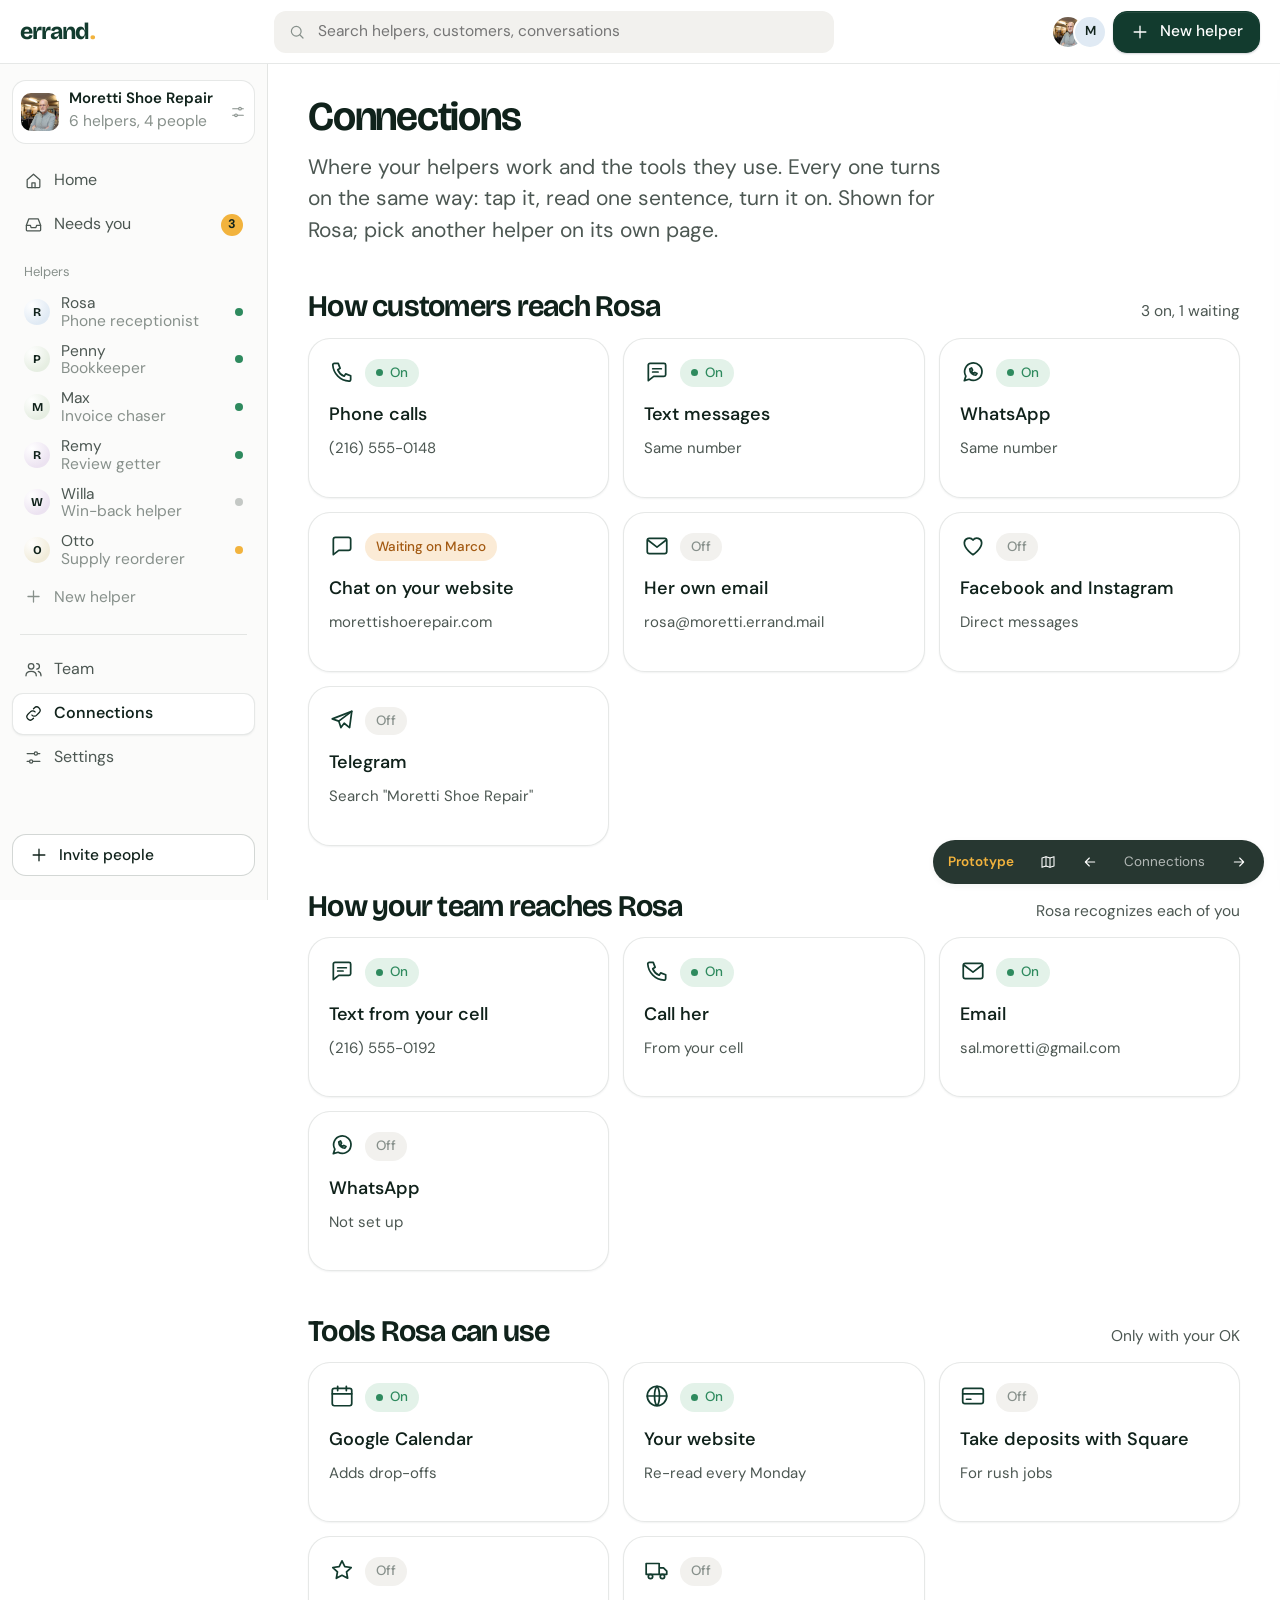
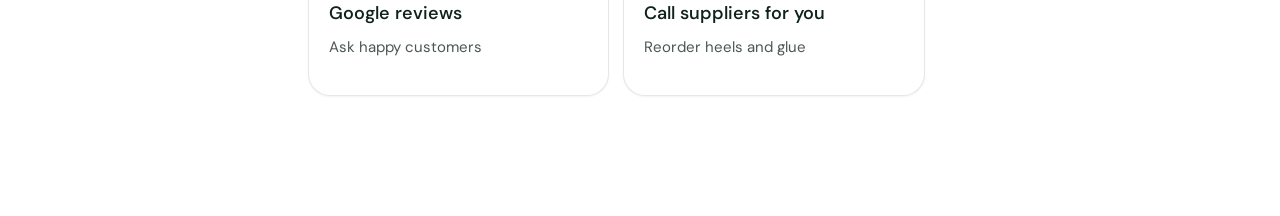
<file: connections.html>
<!doctype html>
<html lang="en">
<head>
<meta charset="utf-8">
<meta name="viewport" content="width=device-width, initial-scale=1">
<title>Where Rosa works</title>
<link rel="stylesheet" href="styles.css">
<style>
  .group { margin-top: 44px; }
  .group-head { display: flex; justify-content: space-between; align-items: baseline; gap: 16px; padding-bottom: 14px; flex-wrap: wrap; }
  .group-head h2 { font-size: 30px; }
  .tiles { display: grid; grid-template-columns: repeat(auto-fill, minmax(250px, 1fr)); gap: 14px; }
  .tile { text-align: left; background: var(--surface); border: 1px solid var(--line); border-radius: 22px; padding: 20px; cursor: pointer; display: flex; flex-direction: column; gap: 8px; min-height: 160px; box-shadow: var(--shadow-sm); transition: box-shadow .2s, transform .2s; }
  .tile:hover { box-shadow: var(--shadow-lg); transform: translateY(-2px); }
  .tile .top { display: flex; justify-content: space-between; align-items: flex-start; gap: 10px; margin-bottom: 6px; }
  .tile .top .ic { width: 26px; height: 26px; color: var(--navy); }
  .tile strong { font-size: 18px; font-weight: 550; }
  .tile .d { font-size: 15px; color: var(--ink-2); }
  .will li { display: flex; gap: 10px; padding: 5px 0; }
  .will .ic { width: 18px; height: 18px; margin-top: 4px; }
  .drawer-head { padding: 22px 24px 8px; display: flex; justify-content: space-between; align-items: center; }
  .drawer-head h3 { font-family: var(--serif); font-weight: 650; font-size: 26px; letter-spacing: -0.02em; }
  .drawer-foot { padding: 16px 24px 22px; display: flex; gap: 10px; flex-wrap: wrap; border-top: 1px solid var(--line); }
</style>
</head>
<body>
<div id="content">
    <h1>Connections</h1>
    <p class="lead" style="margin-top:14px">Where your helpers work and the tools they use. Every one turns on the same way: tap it, read one sentence, turn it on. Shown for Rosa; pick another helper on its own page.</p>

    <section class="group">
      <div class="group-head"><h2>How customers reach Rosa</h2><span class="small muted">3 on, 1 waiting</span></div>
      <div class="tiles" data-group></div>
    </section>
    <section class="group">
      <div class="group-head"><h2>How your team reaches Rosa</h2><span class="small muted">Rosa recognizes each of you</span></div>
      <div class="tiles" data-group></div>
    </section>
    <section class="group">
      <div class="group-head"><h2>Tools Rosa can use</h2><span class="small muted">Only with your OK</span></div>
      <div class="tiles" data-group></div>
    </section>
</div>

<aside class="drawer" id="drawer" role="dialog" aria-modal="true" aria-labelledby="dTitle">
  <div class="drawer-head"><h3 id="dTitle"></h3><button class="icon-btn" id="dClose" aria-label="Close"><i data-icon="x"></i></button></div>
  <div class="drawer-body" id="dBody"></div>
  <div class="drawer-foot" id="dFoot"></div>
</aside>
<div class="scrim" id="dScrim"></div>

<script src="app.js"></script>
<script src="demos.js"></script>
<script src="render.js"></script>
<script src="studio.js"></script>
<script>
studioShell('connections');
/* Each connection: same shape, so every one looks and behaves alike (law of similarity). */
const C = [
  [ // customers
    { id: 'calls', ic: 'phone', name: 'Phone calls', d: '(216) 555-0148', st: 'on', what: 'Customers call her number and she answers, day and night.', will: ['Answer, give hours and prices, book drop-offs'], wont: ['Never promise same-day repairs'], cta: 'Turn off calls' },
    { id: 'texts', ic: 'sms', name: 'Text messages', d: 'Same number', st: 'on', what: 'Customers text her number and she replies within seconds.', will: ['Reply to texts and send reminders'], wont: ['Never send ads or promotions'], cta: 'Turn off texts' },
    { id: 'wa', ic: 'whatsapp', name: 'WhatsApp', d: 'Same number', st: 'on', what: 'Customers who use WhatsApp can message the same number.', will: ['Reply in the customer\'s language'], wont: ['Never message people who didn\'t write first'], cta: 'Turn off WhatsApp' },
    { id: 'web', ic: 'chat', name: 'Chat on your website', d: 'morettishoerepair.com', st: 'wait', stText: 'Waiting on Marco', what: 'A small chat button on your website. Someone who manages your site pastes two lines in.', will: ['Answer visitors on your website'], wont: ['Never change anything else on your site'], cta: 'Text the steps to Marco again', alt: 'Send them to someone else' },
    { id: 'mail', ic: 'mail', name: 'Her own email', d: 'rosa@moretti.errand.mail', st: 'off', what: 'Rosa gets her own email address. Put it on your website and receipts.', will: ['Answer customer emails from her own address'], wont: ['Never touch your personal Gmail'], cta: 'Turn on her email', time: 'Ready instantly' },
    { id: 'ig', ic: 'heart', name: 'Facebook and Instagram', d: 'Direct messages', st: 'off', what: 'Rosa answers messages sent to your shop\'s Facebook and Instagram pages. You sign in once.', will: ['Answer direct messages'], wont: ['Never post, comment or like anything'], cta: 'Sign in to Facebook', time: 'About 1 minute' },
    { id: 'tg', ic: 'telegram', name: 'Telegram', d: 'Search "Moretti Shoe Repair"', st: 'off', what: 'Rosa gets a Telegram account customers can find by your shop name.', will: ['Answer Telegram messages'], wont: ['Never join groups'], cta: 'Turn on Telegram', time: 'About 10 seconds' }
  ],
  [ // owner
    { id: 'you-sms', ic: 'sms', name: 'Text from your cell', d: '(216) 555-0192', st: 'on', what: 'Text Rosa\'s number from your cell to give her instructions. She knows it\'s you.', will: ['Take instructions like "we\'re closed Thursday"', 'Ask you yes-or-no questions'], wont: ['Never take instructions from other numbers'], cta: 'Change your cell number' },
    { id: 'you-call', ic: 'phone', name: 'Call her', d: 'From your cell', st: 'on', what: 'Call Rosa\'s number from your cell and talk to her like an assistant.', will: ['Read you tomorrow\'s bookings', 'Take changes by voice'], wont: [], cta: 'Turn off' },
    { id: 'you-mail', ic: 'mail', name: 'Email', d: 'sal.moretti@gmail.com', st: 'on', what: 'She emails you a summary every night. Reply to tell her anything.', will: ['Send a nightly summary at 6'], wont: [], cta: 'Change the time' },
    { id: 'you-wa', ic: 'whatsapp', name: 'WhatsApp', d: 'Not set up', st: 'off', what: 'Talk to Rosa on WhatsApp instead of texts, if you prefer.', will: ['Same as texting'], wont: [], cta: 'Use WhatsApp instead', time: 'About 10 seconds' }
  ],
  [ // tools
    { id: 'gcal', ic: 'calendar', name: 'Google Calendar', d: 'Adds drop-offs', st: 'on', what: 'Rosa sees when you\'re busy and adds drop-off appointments.', will: ['See busy times', 'Add drop-offs'], wont: ['Never read or change your other events'], cta: 'Turn off' },
    { id: 'site', ic: 'globe', name: 'Your website', d: 'Re-read every Monday', st: 'on', what: 'Rosa re-reads your website every week, so new prices reach her automatically.', will: ['Learn changes to hours and prices'], wont: [], cta: 'Re-read it now' },
    { id: 'square', ic: 'card', name: 'Take deposits with Square', d: 'For rush jobs', st: 'off', what: 'Rosa can text a payment link for rush jobs. Money goes straight to your Square account.', will: ['Text customers a payment link'], wont: ['Never see card numbers', 'Never refund without asking you'], cta: 'Sign in to Square', time: 'About 1 minute' },
    { id: 'reviews', ic: 'star', name: 'Google reviews', d: 'Ask happy customers', st: 'off', what: 'A day after pickup, Rosa texts happy customers a link to leave a review.', will: ['Ask once, politely'], wont: ['Never ask someone who complained'], cta: 'Turn on reviews', time: 'Ready instantly' },
    { id: 'supplier', ic: 'truck', name: 'Call suppliers for you', d: 'Reorder heels and glue', st: 'off', what: 'When you say "order more heels", Rosa calls or emails your supplier and tells you what they said.', will: ['Place orders you approve'], wont: ['Never spend money without your yes'], cta: 'Add a supplier', time: 'About 2 minutes' }
  ]
];

const pillFor = c => c.st === 'on' ? '<span class="pill on">On</span>' : c.st === 'wait' ? `<span class="pill wait">${c.stText}</span>` : '<span class="pill off">Off</span>';

function render() {
  $$('[data-group]').forEach((g, gi) => {
    g.innerHTML = C[gi].map(c => `<button class="tile" data-id="${c.id}">
      <span class="top">${icon(c.ic)}${pillFor(c)}</span>
      <strong>${c.name}</strong><span class="d">${c.d}</span></button>`).join('');
  });
}
const find = id => C.flat().find(c => c.id === id);

function openDrawer(c) {
  const N = agentName();
  $('#dTitle').textContent = c.name;
  $('#dBody').innerHTML = `<div class="row">${icon(c.ic)} ${pillFor(c)}</div>
    <p style="font-size:20px">${c.what.replaceAll('Rosa', N)}</p>
    ${c.will.length ? `<div><p class="label">She will</p><ul class="will" style="list-style:none;padding:0;margin:6px 0 0">${c.will.map(w => `<li>${icon('check')}<span>${w}</span></li>`).join('')}</ul></div>` : ''}
    ${c.wont.length ? `<div><p class="label">She won't</p><ul class="will" style="list-style:none;padding:0;margin:6px 0 0">${c.wont.map(w => `<li>${icon('x')}<span>${w}</span></li>`).join('')}</ul></div>` : ''}
    ${c.time ? `<p class="small muted">${icon('clock', '')} ${c.time}. You can turn it off anytime.</p>` : '<p class="small muted">You can change this anytime.</p>'}`;
  $('#dBody').querySelectorAll('.small .ic').forEach(i => { i.style.display = 'inline'; i.style.width = '16px'; i.style.verticalAlign = '-3px'; });
  $('#dFoot').innerHTML = `<button class="btn ${c.st === 'off' ? 'btn-primary' : ''}" id="dGo">${c.cta}</button>${c.alt ? `<button class="btn btn-ghost">${c.alt}</button>` : ''}<button class="btn btn-ghost" id="dNo">Close</button>`;
  $('#dGo').onclick = async () => {
    if (c.st !== 'off') return closeDrawer();
    $('#dGo').textContent = 'Turning on…'; await wait(900);
    c.st = 'on'; render(); openDrawer(c);
    $('#dFoot').insertAdjacentHTML('afterbegin', `<p style="width:100%;font-weight:700;color:var(--ok)">${c.name} is on. ${N} is working there now.</p>`);
  };
  $('#dNo').onclick = closeDrawer;
  $('#drawer').classList.add('open'); $('#dScrim').classList.add('open');
  $('#dGo').focus();
}
function closeDrawer() { $('#drawer').classList.remove('open'); $('#dScrim').classList.remove('open'); }
$('#dClose').onclick = closeDrawer; $('#dScrim').onclick = closeDrawer;
document.addEventListener('click', e => { const t = e.target.closest('.tile'); if (t) openDrawer(find(t.dataset.id)); });
render();
</script>
</body>
</html>
</file>
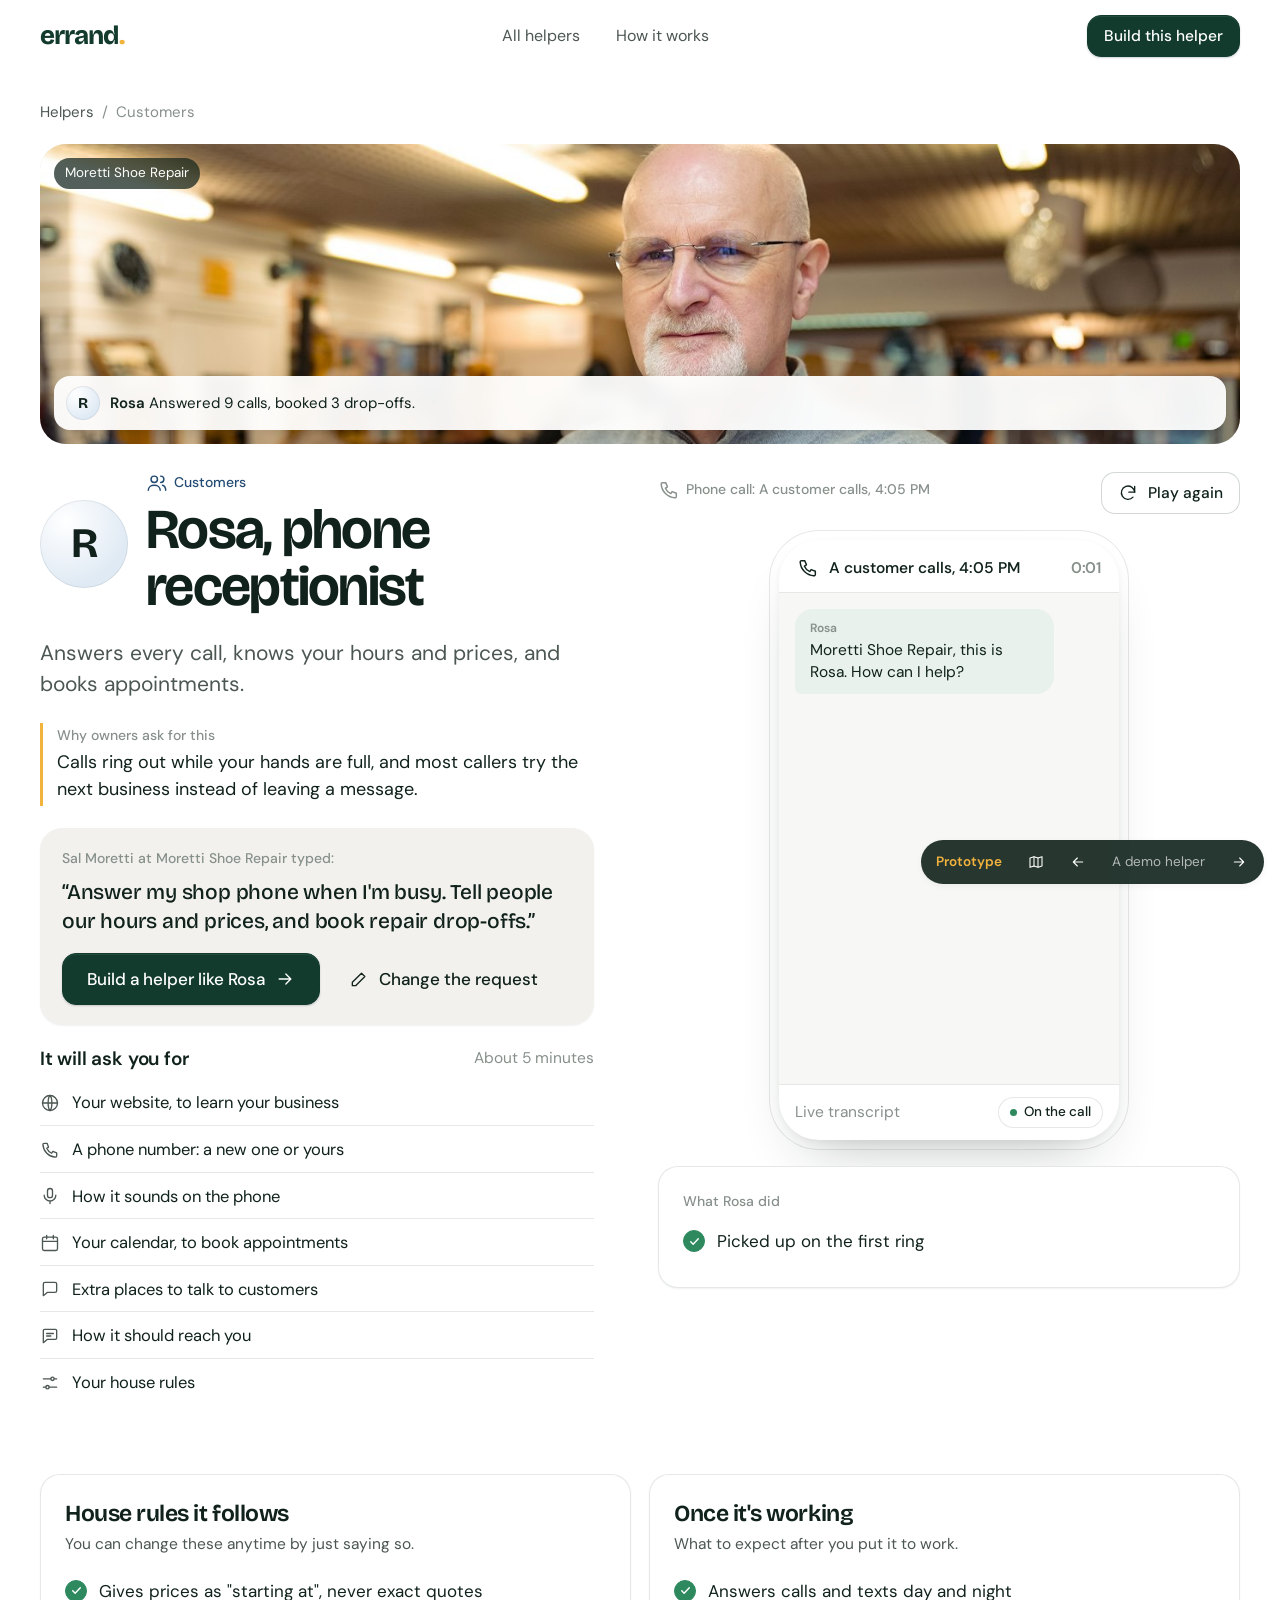
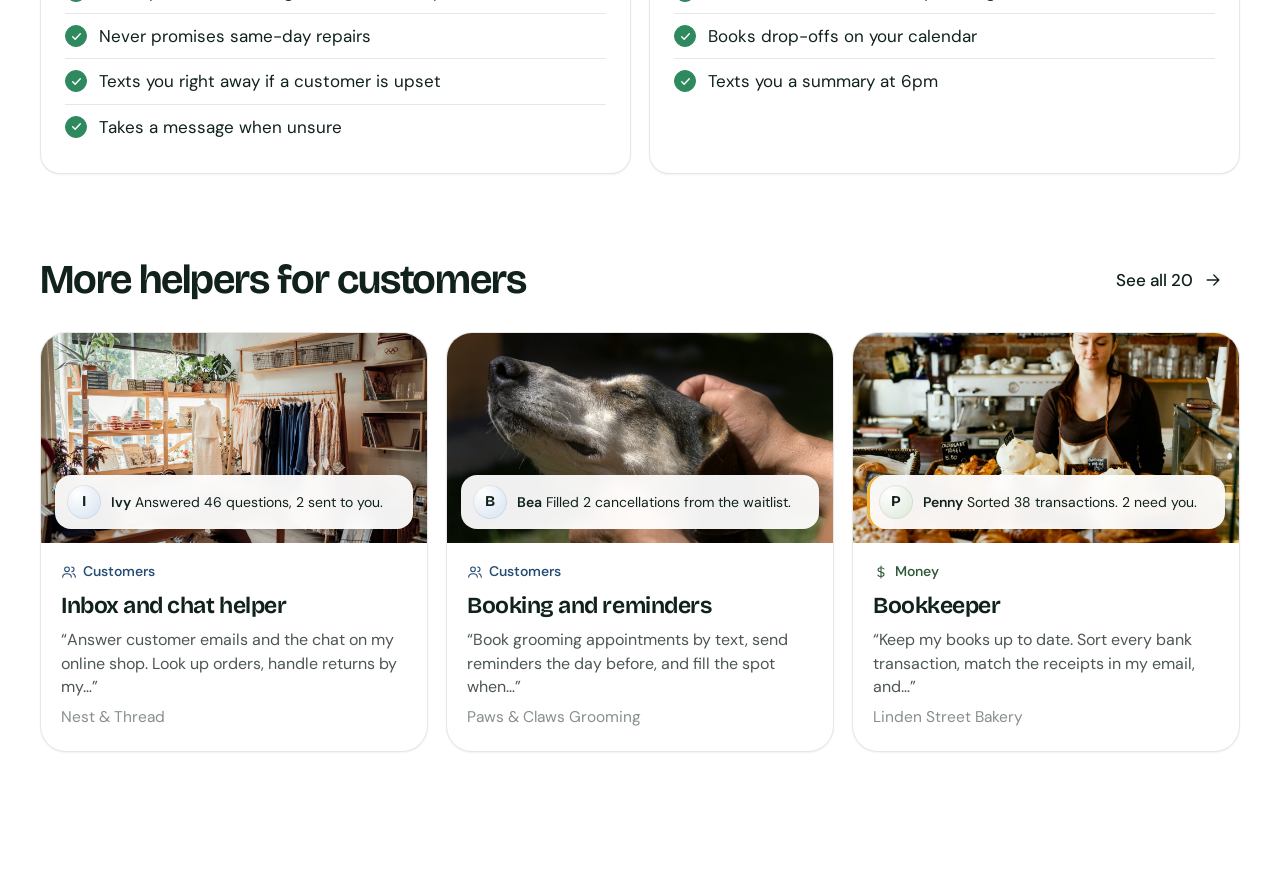
<file: demo.html>
<!doctype html>
<html lang="en">
<head>
<meta charset="utf-8">
<meta name="viewport" content="width=device-width, initial-scale=1">
<title>Errand helper demo</title>
<link rel="stylesheet" href="styles.css">
<style>
  .crumbs { padding-top: 28px; font-size: 15px; color: var(--ink-3); display: flex; gap: 8px; align-items: center; }
  .crumbs a { color: var(--ink-2); text-decoration: none; }
  .crumbs a:hover { color: var(--ink); }
  .top { position: relative; display: grid; grid-template-columns: minmax(0, 1fr) minmax(0, 1.05fr); gap: 64px; padding: 28px 0 40px; align-items: start; }
  .top .glow { opacity: .55; height: 620px; inset: -20% -20% auto 30%; }
  .left, .right { position: relative; z-index: 1; }
  .left > * + * { margin-top: 22px; }
  .title-row { display: flex; gap: 18px; align-items: center; }
  .title-row h1 { font-size: clamp(38px, 4.4vw, 58px); }
  .why { border-left: 3px solid var(--marigold); padding: 2px 0 2px 14px; max-width: 52ch; }
  .ask { background: var(--bg-2); border: 0; border-radius: 22px; padding: 20px 22px; box-shadow: var(--shadow-sm); }
  .ask .q { font-family: var(--serif); font-weight: 500; font-size: 21px; line-height: 1.4; letter-spacing: -0.01em; margin-top: 8px; }
  .ask textarea { width: 100%; border: 1px solid var(--line-2); border-radius: 14px; padding: 12px 14px; font-size: 17px; line-height: 1.45; margin-top: 10px; background: #fff; resize: vertical; min-height: 96px; }
  .needs { list-style: none; margin: 0; padding: 0; display: grid; gap: 2px; }
  .needs li { display: flex; gap: 12px; align-items: center; padding: 9px 0; border-bottom: 1px solid var(--line); font-size: 16.5px; }
  .needs li:last-child { border-bottom: 0; }
  .needs .ic { width: 20px; height: 20px; color: var(--ink-2); }
  .stage-wrap { display: flex; flex-direction: column; align-items: center; gap: 16px; }
  .stage-head { width: 100%; display: flex; justify-content: space-between; align-items: center; }
  #stage { width: 100%; display: flex; justify-content: center; }
  .didbox { width: 100%; }
  .two { display: grid; grid-template-columns: 1fr 1fr; gap: 18px; margin-top: 30px; }
  .more { padding: 80px 0 120px; }
  .more .grid3 { display: grid; grid-template-columns: repeat(3, minmax(0, 1fr)); gap: 18px; margin-top: 26px; }
  @media (max-width: 1000px) { .top, .two, .more .grid3 { grid-template-columns: minmax(0, 1fr); gap: 32px; } }
</style>
</head>
<body>
<header class="topbar">
  <div class="wrap">
    <a class="brand" href="index.html">errand<i>.</i></a>
    <nav class="navlinks"><a href="index.html#helpers">All helpers</a><a href="index.html#how">How it works</a></nav>
    <nav><a class="btn btn-primary btn-sm" id="topBuild" href="#">Build this helper</a></nav>
  </div>
</header>

<main class="wrap">
  <div class="crumbs"><a href="index.html#helpers">Helpers</a><span>/</span><span id="crumbCat"></span></div>
  <div id="banner" style="margin-top:20px"></div>

  <section class="top">
        <div class="left">
      <div class="title-row"><span id="ava"></span><div><p class="label" id="cat"></p><h1 id="title"></h1></div></div>
      <p class="lead" id="summary"></p>
      <p class="why"><span class="label" style="display:block;margin-bottom:2px">Why owners ask for this</span><span id="why"></span></p>

      <div class="ask">
        <p class="label" id="askWho"></p>
        <p class="q" id="askQ"></p>
        <div id="askEdit" class="hide"><textarea id="askIn" aria-label="Change the request"></textarea></div>
        <div class="row" style="margin-top:16px">
          <a class="btn btn-primary" id="build" href="#"><span>Build a helper like <span id="nm1"></span></span><i data-icon="right"></i></a>
          <button class="btn btn-ghost" id="editBtn"><i data-icon="edit"></i> Change the request</button>
        </div>
      </div>

      <div>
        <div class="spread"><h3>It will ask you for</h3><span class="small faint" id="time"></span></div>
        <ul class="needs" id="needs" style="margin-top:10px"></ul>
      </div>
    </div>

    <div class="right stage-wrap">
      <div class="stage-head"><p class="label" id="kind"></p><button class="btn btn-sm" id="replay"><i data-icon="refresh"></i> Play again</button></div>
      <div id="stage"></div>
      <div class="panel didbox"><p class="label">What <span id="nm2"></span> did</p><ul class="checklist" id="did" style="margin-top:6px"></ul></div>
    </div>
  </section>

  <div class="two">
    <div class="panel"><h3 class="h3-serif">House rules it follows</h3><p class="small muted" style="margin-top:4px">You can change these anytime by just saying so.</p><ul class="checklist" id="rules" style="margin-top:12px"></ul></div>
    <div class="panel"><h3 class="h3-serif">Once it's working</h3><p class="small muted" style="margin-top:4px">What to expect after you put it to work.</p><ul class="checklist" id="next" style="margin-top:12px"></ul></div>
  </div>

  <section class="more">
    <div class="spread"><h2 id="moreTitle"></h2><a class="btn btn-ghost" href="index.html#helpers">See all 20 <i data-icon="right"></i></a></div>
    <div class="grid3" id="more"></div>
  </section>
</main>

<script src="app.js"></script>
<script src="demos.js"></script>
<script src="render.js"></script>
<script>
const d = demoById(new URLSearchParams(location.search).get('d')) || demoById('receptionist');
const c = CATS[d.cat];
document.title = `${d.name}, ${d.role.toLowerCase()} | Errand`;
$('#crumbCat').textContent = c.label;
$('#ava').innerHTML = avatarHTML(d, 'xl');
$('#cat').innerHTML = `<span style="color:${c.ink};display:inline-flex;gap:6px;align-items:center">${icon(CAT_ICON[d.cat])}${c.label}</span>`;
$('#title').innerHTML = `${d.name}, <em>${d.role.toLowerCase()}</em>`;
$('#summary').textContent = d.summary;
$('#why').textContent = d.why;
$('#banner').innerHTML = photoHTML(d, { h: 300 });
$('#askWho').textContent = `${d.ownerFull} at ${d.biz} typed:`;
$('#askQ').textContent = `“${d.prompt}”`;
$('#askIn').value = d.prompt;
$('#nm1').textContent = d.name; $('#nm2').textContent = d.name;
$('#time').textContent = d.setupTime;
$('#needs').innerHTML = d.steps.map(s => `<li>${icon(STEP_TOOLS[s][0])}<span>${STEP_ASK[s]}</span></li>`).join('');
$('#kind').innerHTML = `<span style="display:inline-flex;gap:6px;align-items:center">${icon(KIND_ICON[d.watch.kind])}${KIND_LABEL[d.watch.kind]}: ${esc(d.watch.title)}</span>`;
const li = t => `<li class="ok"><span class="box">${icon('check')}</span><span>${esc(t)}</span></li>`;
$('#rules').innerHTML = d.rules.map(li).join('');
$('#next').innerHTML = d.next.map(li).join('');
$('#moreTitle').innerHTML = `More helpers for <em>${c.label.toLowerCase()}</em>`;
const more = DEMOS.filter(x => x.id !== d.id && x.cat === d.cat).concat(DEMOS.filter(x => x.cat !== d.cat)).slice(0, 3);
$('#more').innerHTML = more.map(demoCardHTML).join('');

const buildHref = () => `build.html?d=${d.id}&p=${encodeURIComponent($('#askIn').value.trim() || d.prompt)}`;
$('#build').addEventListener('click', e => { e.preventDefault(); location.href = buildHref(); });
$('#topBuild').addEventListener('click', e => { e.preventDefault(); location.href = buildHref(); });
$('#editBtn').onclick = () => { $('#askQ').classList.add('hide'); $('#askEdit').classList.remove('hide'); $('#editBtn').classList.add('hide'); $('#askIn').focus(); $('#askWho').textContent = 'Make it yours. Change anything:'; };

function play() { $('#did').innerHTML = ''; playWatch($('#stage'), d, { onDid: t => $('#did').insertAdjacentHTML('beforeend', li(t)) }); }
$('#replay').onclick = play;
play();
</script>
</body>
</html>
</file>
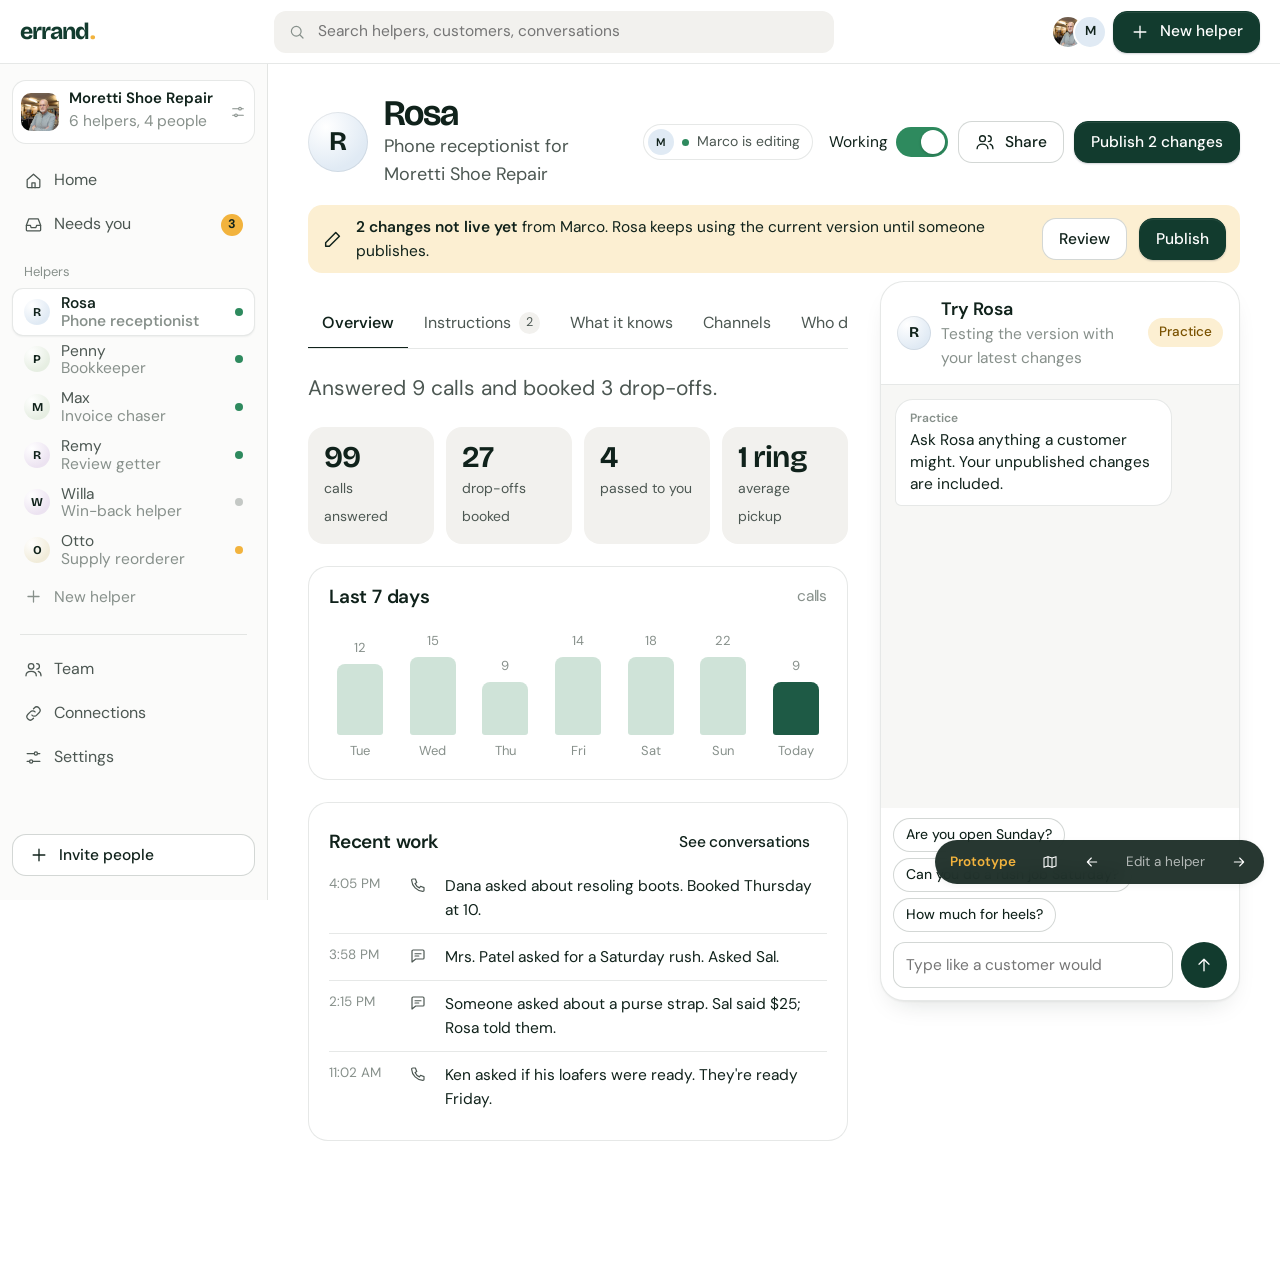
<file: helper.html>
<!doctype html>
<html lang="en">
<head>
<meta charset="utf-8">
<meta name="viewport" content="width=device-width, initial-scale=1">
<title>Helper | Errand</title>
<link rel="stylesheet" href="styles.css">
<style>
  .hhead { display: flex; gap: 16px; align-items: center; flex-wrap: wrap; }
  .hhead .t { flex: 1; min-width: 220px; }
  .hhead h1 { font-size: 36px; }
  .editing { display: inline-flex; gap: 8px; align-items: center; font-size: 14px; color: var(--ink-2); background: #fff; border: 1px solid var(--line); border-radius: 99px; padding: 4px 12px 4px 4px; }
  .editing .dotp { width: 7px; height: 7px; border-radius: 50%; background: var(--ok); animation: pulse 2s infinite; }
  .hgrid { display: grid; grid-template-columns: minmax(0, 1fr) 360px; gap: 32px; align-items: start; margin-top: 8px; }
  .tabpane { padding-top: 24px; }
  .tabpane > * + * { margin-top: 22px; }
  .stats { display: grid; grid-template-columns: repeat(4, minmax(0, 1fr)); gap: 12px; }
  .stat { background: var(--bg-2); border-radius: 16px; padding: 14px 16px; }
  .stat b { display: block; font-family: var(--serif); font-size: 30px; font-weight: 650; letter-spacing: -0.03em; line-height: 1.1; }
  .stat span { font-size: 14px; color: var(--ink-2); }
  .bars { display: flex; gap: 10px; align-items: flex-end; height: 140px; padding-top: 10px; }
  .bars div { flex: 1; display: flex; flex-direction: column; align-items: center; gap: 6px; height: 100%; justify-content: flex-end; font-size: 13px; color: var(--ink-3); }
  .bars i { display: block; width: 100%; max-width: 46px; background: #CFE3D8; border-radius: 8px 8px 3px 3px; }
  .bars div:last-child i { background: var(--green-2); }
  .recent li { display: grid; grid-template-columns: 70px 26px 1fr; gap: 10px; padding: 11px 0; border-bottom: 1px solid var(--line); font-size: 15.5px; }
  .recent li:last-child { border-bottom: 0; }
  .recent .ic { width: 18px; height: 18px; color: var(--ink-2); margin-top: 2px; }
  .recent .tm { font-size: 13.5px; color: var(--ink-3); }
  .edit-block { background: #fff; border: 1px solid var(--line); border-radius: 20px; padding: 18px 20px; }
  .edit-block > * + * { margin-top: 12px; }
  .edit-block h3 { display: flex; justify-content: space-between; align-items: center; gap: 10px; }
  .edit-block textarea, .edit-block input.txt { width: 100%; border: 1px solid var(--line-2); border-radius: 12px; padding: 12px 14px; font-size: 16.5px; line-height: 1.5; resize: vertical; background: #fff; }
  .edit-block textarea:focus, .edit-block input.txt:focus { outline: none; border-color: var(--green-2); box-shadow: 0 0 0 4px rgba(30,90,69,.12); }
  .changed { font-size: 13.5px; color: #7A5200; background: var(--accent-tint); border-radius: 8px; padding: 6px 10px; display: flex; gap: 8px; align-items: center; }
  .changed s { color: var(--ink-3); }
  .rule { display: grid; grid-template-columns: 1fr auto auto; gap: 12px; align-items: center; padding: 11px 0; border-top: 1px solid var(--line); font-size: 16px; }
  .rule:first-of-type { border-top: 0; }
  .rule .new { font-size: 12.5px; color: #7A5200; background: var(--accent-tint); border-radius: 99px; padding: 1px 8px; margin-left: 6px; }
  .thread { grid-column: 1 / -1; background: #FBFBFA; border-radius: 14px; padding: 12px; display: flex; flex-direction: column; gap: 10px; }
  .thread .reply { display: flex; gap: 8px; }
  .thread .reply input { flex: 1; border: 1px solid var(--line-2); border-radius: 10px; padding: 8px 12px; font-size: 15px; }
  .src li { display: grid; grid-template-columns: 36px 1fr auto; gap: 12px; align-items: center; padding: 12px 0; border-bottom: 1px solid var(--line); }
  .src li:last-child { border-bottom: 0; }
  .src .ico { width: 36px; height: 36px; border-radius: 10px; background: var(--bg-2); display: grid; place-items: center; }
  .src .ico .ic { width: 18px; height: 18px; }
  .noticed { border-left: 3px solid var(--marigold); background: #fff; border-radius: 0 16px 16px 0; padding: 14px 16px; display: flex; gap: 12px; align-items: center; flex-wrap: wrap; box-shadow: var(--shadow-sm); }
  .noticed p { flex: 1; min-width: 220px; }
  .appr { display: grid; grid-template-columns: 1.4fr 1fr 1fr; gap: 12px; align-items: center; padding: 12px 0; border-top: 1px solid var(--line); font-size: 16px; }
  .appr.head { border-top: 0; font-size: 13.5px; color: var(--ink-3); padding-top: 0; }
  .ver li { display: grid; grid-template-columns: 54px 1fr auto; gap: 14px; align-items: center; padding: 14px 0; border-bottom: 1px solid var(--line); }
  .ver li:last-child { border-bottom: 0; }
  .ver .v { font-family: var(--serif); font-weight: 650; font-size: 18px; color: var(--ink-3); }
  .tryp { position: sticky; top: 88px; background: #fff; border: 1px solid var(--line); border-radius: 24px; box-shadow: var(--shadow); display: flex; flex-direction: column; height: calc(100vh - 120px); max-height: 720px; overflow: hidden; }
  .tryp .ph { padding: 14px 16px; border-bottom: 1px solid var(--line); display: flex; gap: 10px; align-items: center; }
  .tryp .msgs { flex: 1; overflow: auto; padding: 14px; display: flex; flex-direction: column; gap: 8px; background: #F7F7F5; }
  .tryp .chips { display: flex; gap: 6px; flex-wrap: wrap; padding: 10px 12px 0; }
  .tryp .chips .chip { min-height: 34px; font-size: 14px; padding: 0 12px; }
  .tryp form { display: flex; gap: 8px; padding: 10px 12px 12px; }
  .tryp form input { flex: 1; border: 1px solid var(--line-2); border-radius: 12px; padding: 10px 12px; font-size: 15.5px; }
  @media (max-width: 1200px) { .hgrid { grid-template-columns: minmax(0, 1fr); } .tryp { position: static; height: 520px; } }
  @media (max-width: 700px) { .stats { grid-template-columns: repeat(2, minmax(0, 1fr)); } .appr { grid-template-columns: 1fr; gap: 6px; } .appr.head { display: none; } }
</style>
</head>
<body>
<div id="content">
  <div class="hhead">
    <span id="hava"></span>
    <div class="t"><h1 id="hname"></h1><p class="muted" id="hrole"></p></div>
    <span class="editing" id="presence"></span>
    <div class="row" style="gap:10px">
      <span class="row small" style="gap:8px"><span id="stLabel"></span><button class="toggle" id="stToggle" aria-label="Working"></button></span>
      <button class="btn btn-sm" onclick="openScrim('share')"><i data-icon="users"></i> Share</button>
      <button class="btn btn-sm btn-primary" id="pubBtn" onclick="openScrim('publish')"></button>
    </div>
  </div>
  <div class="draftbar hide" id="draftbar" style="margin-top:16px"></div>

  <div class="hgrid">
    <div>
      <div class="tabs-s" role="tablist" id="tabs">
        <button role="tab" data-t="overview" aria-selected="true">Overview</button>
        <button role="tab" data-t="instructions">Instructions <span class="n" id="nDraft"></span></button>
        <button role="tab" data-t="knowledge">What it knows</button>
        <button role="tab" data-t="channels">Channels</button>
        <button role="tab" data-t="approvals">Who decides</button>
        <button role="tab" data-t="history">History</button>
      </div>
      <section class="tabpane" id="pane"></section>
    </div>

    <aside class="tryp" aria-label="Try your helper">
      <div class="ph"><span id="tAva"></span><div style="flex:1"><strong style="font-weight:600" id="tName"></strong><p class="small faint" id="tSub">Testing the version with your latest changes</p></div><span class="pill blue" style="background:var(--accent-tint);color:#7A5200">Practice</span></div>
      <div class="msgs" id="msgs"></div>
      <div class="chips" id="tChips"></div>
      <form id="tForm"><input id="tIn" placeholder="Type like a customer would" aria-label="Message"><button class="round-go" aria-label="Send"><i data-icon="up"></i></button></form>
    </aside>
  </div>
</div>

<!-- Modals -->
<div class="scrim" id="publish" role="dialog" aria-modal="true" aria-labelledby="pbT">
  <div class="modal">
    <div class="modal-head"><h3 id="pbT">Publish changes?</h3></div>
    <div class="modal-body"><p class="muted" id="pbText"></p><ul class="checklist" id="pbList"></ul></div>
    <div class="modal-foot"><button class="btn" data-close="publish">Not yet</button><button class="btn btn-primary" id="pbGo">Publish</button></div>
  </div>
</div>
<div class="scrim" id="share" role="dialog" aria-modal="true" aria-labelledby="shT">
  <div class="modal">
    <div class="modal-head"><h3 id="shT">Share this helper</h3></div>
    <div class="modal-body">
      <p class="muted">People you add here can see this helper. Pick what they can do.</p>
      <div class="field"><input id="shWho" placeholder="Name, phone number or email" aria-label="Who"></div>
      <select class="sel" id="shRole" aria-label="What they can do" style="width:100%;padding:12px 30px 12px 14px;font-size:16px">
        <option value="approver">Can handle requests</option><option value="editor">Can change this helper</option><option value="viewer">Can only look</option>
      </select>
      <div><p class="label">Already here</p><ul class="people" id="shPeople" style="list-style:none;padding:0;margin:6px 0 0"></ul></div>
    </div>
    <div class="modal-foot"><button class="btn" data-close="share">Close</button><button class="btn btn-primary" id="shGo">Send invite</button></div>
  </div>
</div>

<script src="app.js"></script>
<script src="demos.js"></script>
<script src="render.js"></script>
<script src="studio.js"></script>
<script>
const H = wsHelper(new URLSearchParams(location.search).get('h')) || WS.helpers[0];
const D = helperDemo(H);
const NAME = D.name;
studioShell('helper:' + H.id);
document.title = `${NAME} | Errand`;
$('#hava').innerHTML = helperAva(H, 60);
$('#hname').textContent = NAME;
$('#hrole').textContent = `${D.role} for ${WS.name}`;
$('#tAva').innerHTML = helperAva(H, 34); $('#tName').textContent = `Try ${NAME}`;

/* ---------- Status ---------- */
function drawStatus() {
  const st = STATUS[H.status];
  $('#stLabel').textContent = st[0];
  $('#stToggle').setAttribute('aria-checked', String(H.status === 'working'));
  $('#stToggle').disabled = H.status === 'draft';
}
drawStatus();
$('#stToggle').addEventListener('click', () => setTimeout(() => {
  H.status = $('#stToggle').getAttribute('aria-checked') === 'true' ? 'working' : 'paused';
  drawStatus(); toast(H.status === 'working' ? `${NAME} is working again.` : `${NAME} is paused. Nothing new will be handled until you turn it back on.`);
}));

/* ---------- Presence and drafts ---------- */
const marco = person('marco');
$('#presence').innerHTML = H.draft ? `${personAva(marco, 26)}<i class="dotp"></i>Marco is editing` : `${personAva(marco, 26)}Marco viewed today`;
const DRAFTS = H.draft ? [
  { what: 'Changed the greeting', by: 'marco', area: 'instructions' },
  { what: 'Added a rule: “Ask callers if they found us on Google”', by: 'marco', area: 'instructions' }
] : [];
function drawDraft() {
  const n = DRAFTS.length;
  $('#pubBtn').innerHTML = n ? `Publish ${n} change${n > 1 ? 's' : ''}` : 'Up to date';
  $('#pubBtn').disabled = !n;
  $('#nDraft').textContent = n || ''; $('#nDraft').classList.toggle('hide', !n);
  const bar = $('#draftbar');
  bar.classList.toggle('hide', !n);
  if (n) {
    const who = [...new Set(DRAFTS.map(x => person(x.by).first))].join(' and ');
    bar.innerHTML = `${icon('edit')}<span style="flex:1"><b style="font-weight:600">${n} change${n > 1 ? 's' : ''} not live yet</b> from ${who}. ${NAME} keeps using the current version until someone publishes.</span><button class="btn btn-sm" onclick="showTab('history')">Review</button><button class="btn btn-sm btn-primary" onclick="openScrim('publish')">Publish</button>`;
  }
  $('#pbText').textContent = `${NAME} will start using these right away. You can go back to the previous version anytime in History.`;
  $('#pbList').innerHTML = DRAFTS.map(x => `<li class="ok"><span class="box">${icon('check')}</span><span>${esc(x.what)} <span class="faint">(${person(x.by).first})</span></span></li>`).join('');
}
function addDraft(what) {
  if (DRAFTS.some(x => x.what === what)) return;
  DRAFTS.push({ what, by: 'sal', area: 'instructions' }); drawDraft();
}
drawDraft();
$('#pbGo').onclick = () => {
  VERSIONS.unshift({ v: VERSIONS.length + 1, who: 'sal', when: 'Just now', what: DRAFTS.map(x => x.what).join('; '), live: true });
  VERSIONS.forEach((v, i) => v.live = i === 0);
  DRAFTS.length = 0; H.draft = 0; closeScrim('publish'); drawDraft();
  $('#presence').innerHTML = `${personAva(marco, 26)}Marco viewed today`;
  toast(`Published. ${NAME} is using the changes now.`);
  if (current === 'history' || current === 'instructions') showTab(current);
};

/* ---------- Data for tabs ---------- */
const STATS = {
  rosa: [['99', 'calls answered'], ['27', 'drop-offs booked'], ['4', 'passed to you'], ['1 ring', 'average pickup']],
  penny: [['268', 'transactions sorted'], ['31', 'receipts matched'], ['3', 'asked you'], ['$0', 'left unsorted']],
  max: [['14', 'invoices sent'], ['$3,240', 'collected'], ['2', 'still owed'], ['9 days', 'average to get paid']],
  remy: [['39', 'review requests'], ['11', 'new reviews'], ['4.8', 'average stars'], ['100%', 'reviews answered']],
  willa: [['12', 'invites sent'], ['5', 'clients back'], ['0', 'opt-outs'], ['42%', 'said yes']],
  otto: [['0', 'orders'], ['–', 'not working yet'], ['–', ''], ['–', '']]
};
const RECENT = {
  rosa: [['4:05 PM', 'phone', 'Dana asked about resoling boots. Booked Thursday at 10.'], ['3:58 PM', 'sms', 'Mrs. Patel asked for a Saturday rush. Asked Sal.'], ['2:15 PM', 'sms', 'Someone asked about a purse strap. Sal said $25; Rosa told them.'], ['11:02 AM', 'phone', "Ken asked if his loafers were ready. They're ready Friday."]],
  penny: [['11:20 AM', 'bank', 'A $650 Venmo payment needs a category. Asked Sal.'], ['9:00 AM', 'book', 'Sorted 38 transactions from yesterday.'], ['Mon', 'receipt', 'Matched 6 receipts from your email.']],
  max: [['9:05 AM', 'mail', "Janet Hughes hasn't paid after two reminders. Asked Ana."], ['Yesterday', 'card', 'Bob Lin paid $255 by card.'], ['Oct 31', 'mail', 'Sent reminder 2 to Janet Hughes.']]
};
const recentFor = id => RECENT[id] || (D.watch.lines || D.watch.replies || []).filter(l => l[2] || l[3]).map(l => ['This week', KIND_ICON[D.watch.kind], l[3] || l[2]]).slice(0, 4);
const COMMENTS = { 1: [['marco', 'Should "starting at" apply to zippers too?', 'Oct 30'], ['sal', 'Yes, zippers vary a lot.', 'Oct 30']] };
const APPROVALS = {
  rosa: [['A rush job on a Saturday', 'sal'], ['A customer is upset', 'sal'], ['A price that isn\'t on the list', 'ana'], ['Anything else it isn\'t sure about', 'ana']],
  penny: [['A payment over $500 it can\'t place', 'sal'], ['Something looks like a duplicate charge', 'sal'], ['Monthly report before it goes to Dana', 'sal']],
  max: [['A third reminder', 'ana'], ['Someone disputes an invoice', 'sal'], ['A payment plan request', 'sal']]
};
const approvalsFor = id => APPROVALS[id] || [['Anything that costs money', 'sal'], ['Anything it isn\'t sure about', 'sal']];
const VERSIONS = [
  { v: 11, who: 'sal', when: 'Today, 9:14 AM', what: 'Added Sunday hours to what it knows', live: true },
  { v: 10, who: 'marco', when: 'Oct 30', what: 'Softer wording when giving prices', live: false },
  { v: 9, who: 'sal', when: 'Oct 22', what: 'Turned on WhatsApp', live: false },
  { v: 8, who: 'sal', when: 'Oct 14', what: 'First version', live: false }
];
const GREETING_OLD = `${WS.name}, this is ${NAME}. How can I help?`;
const GREETING_NEW = `Thanks for calling ${WS.name}, this is ${NAME}. What can I fix for you today?`;

/* ---------- Tabs ---------- */
let current = 'overview';
function showTab(t) {
  current = t;
  $$('#tabs button').forEach(b => b.setAttribute('aria-selected', String(b.dataset.t === t)));
  const P = $('#pane');
  if (t === 'overview') {
    const s = STATS[H.id] || [[String(H.week.reduce((a, b) => a + b, 0)), H.unit], ['–', ''], ['–', ''], ['–', '']];
    const max = Math.max(1, ...H.week), days = ['Tue', 'Wed', 'Thu', 'Fri', 'Sat', 'Sun', 'Today'];
    P.innerHTML = `<p class="lead" style="max-width:60ch">${esc(H.today)}.</p>
      <div class="stats">${s.map(([b, l]) => `<div class="stat"><b>${b}</b><span>${l}</span></div>`).join('')}</div>
      <div class="edit-block"><h3>Last 7 days <span class="small faint" style="font-weight:400">${H.unit}</span></h3>
        <div class="bars">${H.week.map((v, i) => `<div><span>${v || ''}</span><i style="height:${Math.max(4, v / max * 100)}%"></i>${days[i]}</div>`).join('')}</div></div>
      <div class="edit-block"><h3>Recent work <a class="btn btn-ghost btn-sm" href="inbox.html">See conversations</a></h3>
        <ul class="recent" style="list-style:none;padding:0;margin:0">${recentFor(H.id).map(([tm, ic, tx]) => `<li><span class="tm">${tm}</span>${icon(ic)}<span>${esc(tx)}</span></li>`).join('') || '<li><span></span><span></span><span class="faint">Nothing yet.</span></li>'}</ul></div>`;
  }
  if (t === 'instructions') {
    const phone = D.steps.includes('phone') || D.steps.includes('voice');
    const greetChanged = DRAFTS.some(x => x.what === 'Changed the greeting');
    const rules = [...D.rules]; const newRule = DRAFTS.find(x => x.what.startsWith('Added a rule'));
    P.innerHTML = `<div class="edit-block"><h3>${NAME}'s job</h3><p class="small muted">Describe it like you would to a new employee. ${NAME} reads this before every conversation.</p>
        <textarea rows="3" data-edit="Changed ${NAME}'s job">${esc(D.prompt)}</textarea></div>
      ${phone ? `<div class="edit-block"><h3>How ${NAME} answers the phone</h3>
        <input class="txt" data-edit="Changed the greeting" value="${esc(greetChanged ? GREETING_NEW : GREETING_OLD)}">
        ${greetChanged ? `<p class="changed">${personAva(marco, 20)}<span>Marco changed this 10 minutes ago. Was: <s>${esc(GREETING_OLD)}</s></span></p>` : ''}</div>` : ''}
      <div class="edit-block"><h3>Tone</h3><div class="seg" id="tone"><button aria-pressed="true">Warm</button><button>Professional</button><button>Short and quick</button></div></div>
      <div class="edit-block"><h3>House rules <span class="small faint" style="font-weight:400">Click the bubble to talk about a rule with your team</span></h3>
        <div id="rules">${rules.map((r, i) => ruleHTML(r, i)).join('')}${newRule ? ruleHTML('Ask callers if they found us on Google', 99, true) : ''}</div>
        <form class="field" id="addRule" style="margin-top:12px"><input id="ruleIn" placeholder="Add a rule in your own words" aria-label="New rule"><button class="btn btn-sm btn-ink">Add</button></form></div>`;
  }
  if (t === 'knowledge') {
    P.innerHTML = `<div class="noticed">${icon('sparkle')}<p><b style="font-weight:600">${NAME} noticed:</b> 4 people asked this week whether you're open on Sundays. Add “We're closed Sundays, open Monday at 8” to what ${NAME} knows?</p><button class="btn btn-sm btn-primary" data-learn>Add it</button><button class="btn btn-sm btn-ghost" data-ignore>Ignore</button></div>
      <div class="noticed">${icon('sparkle')}<p><b style="font-weight:600">${NAME} noticed:</b> 2 people asked about belt repair, but there's no price for it. What should ${NAME} say?</p><button class="btn btn-sm" data-ask>Tell ${NAME}</button></div>
      <div class="edit-block"><h3>Where ${NAME} learns from <button class="btn btn-sm"><i data-icon="upload"></i> Add a file or note</button></h3>
        <ul class="src" style="list-style:none;padding:0;margin:0">
          <li><span class="ico">${icon('globe')}</span><span>morettishoerepair.com<span class="small faint" style="display:block">Read every Monday. Last read today at 6:00 AM.</span></span><button class="btn btn-sm" onclick="toast('Reading your website again. Done in about a minute.')">Read again</button></li>
          <li><span class="ico">${icon('doc')}</span><span>Price list 2026.pdf<span class="small faint" style="display:block">Added by Sal, Oct 14</span></span><button class="btn btn-sm btn-ghost">Replace</button></li>
          <li><span class="ico">${icon('edit')}</span><span>Note: "We don't dye suede"<span class="small faint" style="display:block">Added by Marco, Oct 30</span></span><button class="btn btn-sm btn-ghost">Edit</button></li>
          <li><span class="ico">${icon('star')}</span><span>Your Google listing<span class="small faint" style="display:block">Hours, address and photos</span></span><span class="pill on">Connected</span></li>
        </ul></div>`;
  }
  if (t === 'channels') {
    P.innerHTML = `<div class="edit-block"><h3>Where ${NAME} works <a class="btn btn-ghost btn-sm" href="connections.html">All connections</a></h3>
      <ul class="src" style="list-style:none;padding:0;margin:0">${D.steps.filter(s => !['you', 'rules', 'voice'].includes(s)).map(s => {
        const [ic, label] = STEP_TOOLS[s];
        return `<li><span class="ico">${icon(ic)}</span><span>${s === 'phone' ? (D.number || 'Phone line') : s === 'accounting' ? 'QuickBooks' : label}<span class="small faint" style="display:block">${STEP_ASK[s]}</span></span><button class="toggle" aria-checked="true" aria-label="${label}"></button></li>`;
      }).join('')}</ul></div>
      <div class="edit-block"><h3>How ${NAME} reaches people on your team</h3><p class="small muted">Set who decides what in the next tab. ${NAME} texts them; they can answer in their own words.</p></div>`;
  }
  if (t === 'approvals') {
    P.innerHTML = `<div class="edit-block"><h3>Who decides</h3><p class="small muted">When ${NAME} needs a decision, it goes to this person by text. Anyone on the team can still answer from the "Needs you" list.</p>
      <div class="appr head"><span>When this happens</span><span>Ask</span><span>How</span></div>
      ${approvalsFor(H.id).map(([sit, who]) => `<div class="appr"><span>${esc(sit)}</span>
        <select class="sel" aria-label="Who decides">${WS.team.filter(p => p.role !== 'viewer').map(p => `<option ${p.id === who ? 'selected' : ''}>${p.first}</option>`).join('')}<option>Whoever answers first</option></select>
        <select class="sel" aria-label="How"><option>Text</option><option>Email</option><option>Call if urgent</option></select></div>`).join('')}
      <button class="btn btn-sm" style="margin-top:12px"><i data-icon="plus"></i> Add a situation</button></div>
      <div class="edit-block"><h3>If nobody answers</h3><div class="appr" style="border:0;grid-template-columns:1.4fr 2fr"><span>After 30 minutes</span><select class="sel" aria-label="If nobody answers"><option>Tell the customer someone will call back</option><option>Ask the next person</option><option>Call Sal</option></select></div></div>`;
  }
  if (t === 'history') {
    P.innerHTML = `<div class="edit-block"><h3>Versions</h3><p class="small muted">Every change is saved. Go back to any version in one click.</p>
      <ul class="ver" style="list-style:none;padding:0;margin:0">
      ${DRAFTS.length ? `<li><span class="v">Draft</span><span><b style="font-weight:600">${DRAFTS.map(x => esc(x.what)).join('; ')}</b><span class="small faint" style="display:block">${[...new Set(DRAFTS.map(x => person(x.by).first))].join(' and ')}, not live yet</span></span><span class="row" style="gap:6px"><button class="btn btn-sm btn-ghost" id="discard">Discard</button><button class="btn btn-sm btn-primary" onclick="openScrim('publish')">Publish</button></span></li>` : ''}
      ${VERSIONS.map(v => `<li><span class="v">v${v.v}</span><span>${esc(v.what)}<span class="small faint" style="display:flex;gap:6px;align-items:center;margin-top:2px">${personAva(person(v.who), 18)} ${person(v.who).first}, ${v.when}</span></span>${v.live ? '<span class="pill on">Live now</span>' : `<button class="btn btn-sm" data-restore="${v.v}">Go back to this</button>`}</li>`).join('')}
      </ul></div>`;
    const dc = $('#discard'); if (dc) dc.onclick = () => { DRAFTS.length = 0; drawDraft(); showTab('history'); toast('Draft discarded.'); };
  }
  hydrateIcons(P);
}
function ruleHTML(r, i, isNew = false) {
  const c = COMMENTS[i] || [];
  return `<div class="rule" data-i="${i}"><span>${esc(r)}${isNew ? '<span class="new">New, by Marco</span>' : ''}</span>
    <button class="cbubble ${c.length ? 'has' : ''}" data-thread="${i}" aria-label="Comments">${icon('chat')}<span class="cn">${c.length || ''}</span></button>
    <button class="toggle" aria-checked="true" aria-label="${esc(r)}" data-edit="Changed a house rule"></button></div>`;
}
$('#tabs').addEventListener('click', e => { const b = e.target.closest('button[data-t]'); if (b) showTab(b.dataset.t); });

/* Editing anything creates a draft */
document.addEventListener('input', e => { const x = e.target.closest('[data-edit]'); if (x) addDraft(x.dataset.edit); });
document.addEventListener('click', e => {
  const tg = e.target.closest('.toggle[data-edit]'); if (tg) addDraft(tg.dataset.edit);
  const tone = e.target.closest('#tone button');
  if (tone) { $$('#tone button').forEach(b => b.setAttribute('aria-pressed', String(b === tone))); addDraft(`Tone set to ${tone.textContent.toLowerCase()}`); }
  const th = e.target.closest('[data-thread]');
  if (th) {
    const row = th.closest('.rule'); const open = row.nextElementSibling && row.nextElementSibling.classList.contains('thread');
    if (open) { row.nextElementSibling.remove(); return; }
    const c = COMMENTS[th.dataset.thread] || [];
    const t = el(`<div class="thread">${c.map(([w, tx, wh]) => `<div class="comment">${personAva(person(w), 26)}<div><p class="who"><b>${person(w).first}</b> ${wh}</p><div class="body">${esc(tx)}</div></div></div>`).join('')}
      <form class="reply"><input placeholder="Reply, or type @ to mention someone" aria-label="Reply"><button class="btn btn-sm btn-ink">Send</button></form></div>`);
    row.after(t); t.querySelector('input').focus();
    t.querySelector('form').onsubmit = ev => {
      ev.preventDefault(); const v = t.querySelector('input').value.trim(); if (!v) return;
      (COMMENTS[th.dataset.thread] = COMMENTS[th.dataset.thread] || []).push(['sal', v, 'Just now']);
      t.querySelector('form').insertAdjacentHTML('beforebegin', `<div class="comment">${personAva(person('sal'), 26)}<div><p class="who"><b>Sal</b> Just now</p><div class="body"></div></div></div>`);
      t.querySelectorAll('.comment .body')[t.querySelectorAll('.comment .body').length - 1].textContent = v;
      t.querySelector('input').value = ''; th.classList.add('has'); th.querySelector('.cn').textContent = COMMENTS[th.dataset.thread].length;
      if (/@marco/i.test(v)) toast('Marco will get a text about your comment.');
    };
  }
  const lr = e.target.closest('[data-learn]'); if (lr) { const n = lr.closest('.noticed'); n.innerHTML = `${icon('check')}<p>Added. ${NAME} will tell people you're closed Sundays.</p>`; addDraft('Added Sunday hours to what it knows'); }
  const ig = e.target.closest('[data-ignore]'); if (ig) ig.closest('.noticed').remove();
  const rs = e.target.closest('[data-restore]'); if (rs) { VERSIONS.forEach(v => v.live = String(v.v) === rs.dataset.restore); showTab('history'); toast(`${NAME} is back on version ${rs.dataset.restore}.`); }
});
document.addEventListener('submit', e => {
  if (e.target.id !== 'addRule') return; e.preventDefault();
  const v = $('#ruleIn').value.trim(); if (!v) return;
  $('#rules').insertAdjacentHTML('beforeend', ruleHTML(v, 200 + $$('#rules .rule').length, false));
  $('#ruleIn').value = ''; addDraft(`Added a rule: “${v}”`);
});

/* ---------- Try panel ---------- */
const msgs = $('#msgs');
function bub(cls, who, text) { const b = el(`<div class="sms ${cls}"><div class="who"></div><div></div></div>`); b.firstElementChild.textContent = who; b.lastElementChild.textContent = text; msgs.appendChild(b); msgs.scrollTop = msgs.scrollHeight; }
function answer(q) {
  const t = q.toLowerCase();
  if (H.id === 'rosa') {
    if (/sunday/.test(t)) return "We're closed Sundays. We're open Monday 8 to 6. Want me to book you a drop-off?";
    if (/rush|today|saturday|tomorrow/.test(t)) return "Saturdays are usually full, so let me check with Sal and text you back within the hour.";
    if (/price|how much|cost/.test(t)) return 'Full resoles start at $65 and heel tips at $18. Sal gives the exact price when he sees them.';
    return `${DRAFTS.some(x => x.what === 'Changed the greeting') ? GREETING_NEW : GREETING_OLD} I can tell you our hours and prices, or book a drop-off.`;
  }
  if (/how much|price/.test(t)) return "I'll check that and get right back to you.";
  return `Thanks! I'm ${NAME}, the ${D.role.toLowerCase()} at ${WS.name}. I'll take care of that, and I'll ask Sal if I'm not sure.`;
}
bub('other', 'Practice', H.status === 'draft' ? `${NAME} isn't finished yet, but you can still try it.` : `Ask ${NAME} anything a customer might. Your unpublished changes are included.`);
const T_CHIPS = H.id === 'rosa' ? ['Are you open Sunday?', 'Can you do a rush job Saturday?', 'How much for heels?'] : ['What can you do?', 'How much does it cost?'];
$('#tChips').innerHTML = T_CHIPS.map(c => `<button class="chip no-dot" type="button">${c}</button>`).join('');
async function ask(q) { bub('me', 'You, as a customer', q); await wait(700); bub('agent', NAME, answer(q)); }
$('#tChips').addEventListener('click', e => { const c = e.target.closest('.chip'); if (c) ask(c.textContent); });
$('#tForm').addEventListener('submit', e => { e.preventDefault(); const v = $('#tIn').value.trim(); if (v) { $('#tIn').value = ''; ask(v); } });

/* ---------- Share ---------- */
$('#shPeople').innerHTML = WS.team.filter(p => !p.helpers || p.helpers.includes(H.id)).map(p => `<li>${personAva(p, 30)}<span>${p.first}<span class="small faint" style="display:block;line-height:1.2">${ROLES[p.role].label}</span></span></li>`).join('');
$('#shGo').onclick = () => { const w = $('#shWho').value.trim() || 'them'; closeScrim('share'); toast(`Invite sent to ${w}. They'll get a text with a link.`); };

showTab(location.hash === '#instructions' ? 'instructions' : 'overview');
</script>
</body>
</html>
</file>
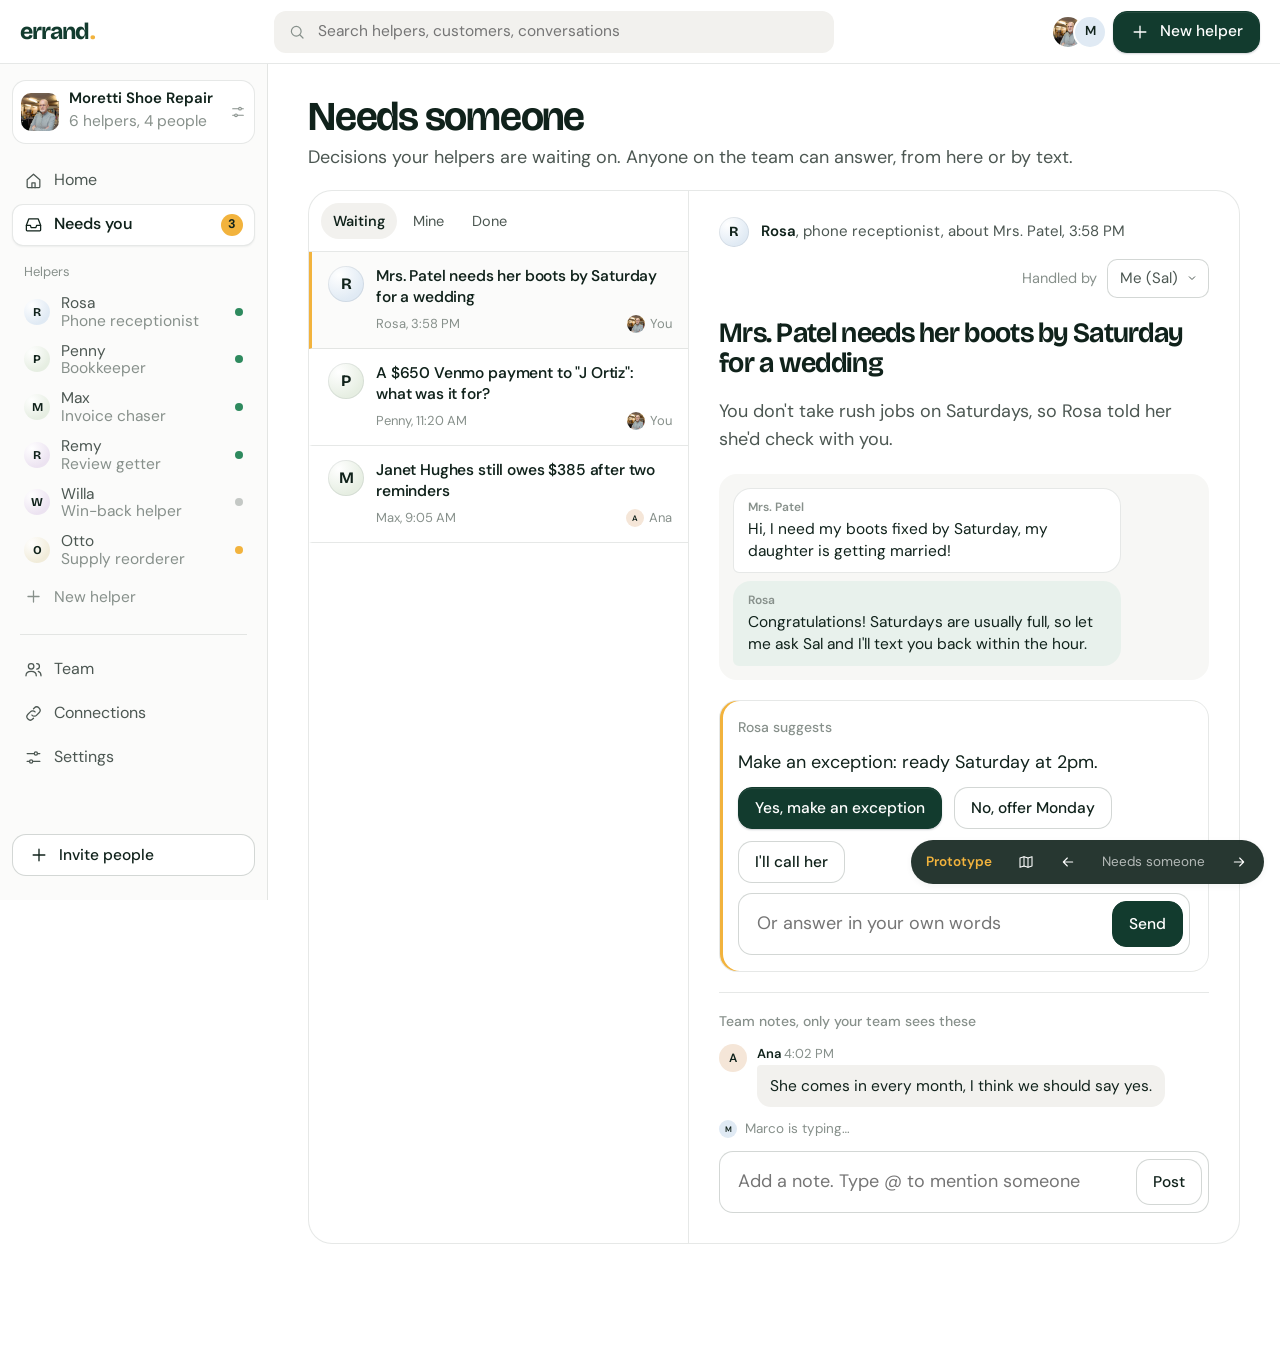
<file: inbox.html>
<!doctype html>
<html lang="en">
<head>
<meta charset="utf-8">
<meta name="viewport" content="width=device-width, initial-scale=1">
<title>Needs you | Errand</title>
<link rel="stylesheet" href="styles.css">
<style>
  .ibox { display: grid; grid-template-columns: 380px minmax(0, 1fr); gap: 0; background: #fff; border: 1px solid var(--line); border-radius: 24px; overflow: hidden; min-height: calc(100vh - 200px); margin-top: 18px; }
  .ilist { border-right: 1px solid var(--line); display: flex; flex-direction: column; }
  .ifilt { display: flex; gap: 4px; padding: 12px; border-bottom: 1px solid var(--line); flex-wrap: wrap; }
  .ifilt button { border: 0; background: transparent; padding: 7px 12px; border-radius: 99px; font-size: 14.5px; cursor: pointer; color: var(--ink-2); }
  .ifilt button[aria-pressed="true"] { background: var(--bg-2); color: var(--ink); font-weight: 550; }
  .iitem { display: grid; grid-template-columns: 36px 1fr; gap: 12px; padding: 14px 16px; border-bottom: 1px solid var(--line); cursor: pointer; text-align: left; background: transparent; border-left: 3px solid transparent; width: 100%; border-top: 0; border-right: 0; }
  .iitem:hover { background: #FBFBFA; }
  .iitem[aria-selected="true"] { background: #FBFBFA; border-left-color: var(--marigold); }
  .iitem.done { opacity: .6; }
  .iitem h3 { font-size: 15.5px; line-height: 1.35; font-weight: 550; }
  .iitem .meta { display: flex; gap: 8px; align-items: center; font-size: 13px; color: var(--ink-3); margin-top: 6px; }
  .iitem .meta .pava { box-shadow: none; }
  .idetail { padding: 26px 30px 30px; display: flex; flex-direction: column; gap: 20px; min-width: 0; }
  .idetail h2 { font-size: 28px; }
  .dhead { display: flex; gap: 12px; align-items: center; flex-wrap: wrap; font-size: 15px; color: var(--ink-2); }
  .assign { display: flex; gap: 10px; align-items: center; margin-left: auto; font-size: 14.5px; }
  .convo-s { background: #F7F7F5; border-radius: 18px; padding: 14px; display: flex; flex-direction: column; gap: 8px; }
  .suggest { border-radius: 18px; border: 1px solid var(--line); padding: 16px 18px; box-shadow: inset 3px 0 0 var(--marigold); }
  .suggest > * + * { margin-top: 10px; }
  .team-notes { border-top: 1px solid var(--line); padding-top: 18px; display: flex; flex-direction: column; gap: 12px; }
  .typing-n { font-size: 13.5px; color: var(--ink-3); display: flex; gap: 8px; align-items: center; }
  .back { display: none; }
  @media (max-width: 1000px) {
    .ibox { grid-template-columns: minmax(0, 1fr); }
    .ibox.detail .ilist { display: none; }
    .ibox:not(.detail) .idetail { display: none; }
    .back { display: inline-flex; align-self: flex-start; }
    .idetail { padding: 18px; }
  }
</style>
</head>
<body>
<div id="content">
  <div class="spread"><div><h1>Needs someone</h1><p class="muted" style="margin-top:6px">Decisions your helpers are waiting on. Anyone on the team can answer, from here or by text.</p></div></div>
  <div class="ibox" id="ibox">
    <div class="ilist">
      <div class="ifilt" id="ifilt">
        <button aria-pressed="true" data-f="open">Waiting</button><button aria-pressed="false" data-f="mine">Mine</button><button aria-pressed="false" data-f="done">Done</button>
      </div>
      <div id="items"></div>
    </div>
    <section class="idetail" id="detail" aria-live="polite"></section>
  </div>
</div>

<script src="app.js"></script>
<script src="demos.js"></script>
<script src="render.js"></script>
<script src="studio.js"></script>
<script>
studioShell('inbox');
let filter = 'open';
let sel = new URLSearchParams(location.search).get('i') || WS.inbox.find(i => i.state === 'open').id;

function list() {
  const items = WS.inbox.filter(i => filter === 'done' ? i.state === 'done' : filter === 'mine' ? i.state === 'open' && i.assignee === WS.me : i.state === 'open');
  $('#items').innerHTML = items.map(i => {
    const h = wsHelper(i.h), d = helperDemo(h), p = person(i.assignee);
    return `<button class="iitem ${i.state}" data-id="${i.id}" aria-selected="${i.id === sel}">${helperAva(h, 36)}<span><h3>${esc(i.title)}</h3>
      <span class="meta"><span>${d.name}, ${i.when}</span><span style="margin-left:auto;display:inline-flex;gap:5px;align-items:center">${personAva(p, 18)}${p.id === WS.me ? 'You' : p.first}</span></span></span></button>`;
  }).join('') || `<p class="muted" style="padding:24px">${filter === 'done' ? 'Nothing finished yet today.' : 'Nothing waiting. Your helpers have it handled.'}</p>`;
}
function detail() {
  const i = WS.inbox.find(x => x.id === sel); if (!i) { $('#detail').innerHTML = ''; return; }
  const h = wsHelper(i.h), d = helperDemo(h);
  const opts = WS.team.filter(p => p.role !== 'viewer').map(p => `<option value="${p.id}" ${p.id === i.assignee ? 'selected' : ''}>${p.id === WS.me ? 'Me (Sal)' : p.first}</option>`).join('');
  $('#detail').innerHTML = `<button class="btn btn-sm btn-ghost back" id="back">${icon('left')} All requests</button>
    <div class="dhead">${helperAva(h, 30)}<span><b style="color:var(--ink);font-weight:600">${d.name}</b>, ${d.role.toLowerCase()}, about ${esc(i.who)}, ${i.when}</span>
      <span class="assign"><span class="faint">Handled by</span><select class="sel" id="assignSel" ${i.state === 'done' ? 'disabled' : ''}>${opts}</select></span></div>
    <h2>${esc(i.title)}</h2>
    <p class="muted">${esc(i.detail)}</p>
    <div class="convo-s">${i.convo.map(([w, t]) => `<div class="sms ${w === 'a' ? 'agent' : 'other'}"><div class="who">${w === 'a' ? d.name : esc(i.who)}</div>${esc(t)}</div>`).join('')}</div>
    ${i.state === 'open' ? `<div class="suggest"><p class="label">${d.name} suggests</p><p>${esc(i.suggest)}</p>
      <div class="row">${i.actions.map((a, n) => `<button class="btn btn-sm ${n === 0 ? 'btn-primary' : ''}" data-decide="${esc(a)}">${esc(a)}</button>`).join('')}</div>
      <form class="field" id="own" style="min-height:48px"><input placeholder="Or answer in your own words" aria-label="Your answer"><button class="btn btn-sm btn-ink">Send</button></form></div>`
    : `<div class="suggest" style="box-shadow:inset 3px 0 0 var(--ok)"><p class="label">Done</p><p>Handled by ${person(i.doneBy || i.assignee).first}${i.decision ? `: “${esc(i.decision)}”` : ''}.</p></div>`}
    <div class="team-notes"><p class="label">Team notes, only your team sees these</p>
      <div id="notes">${i.comments.map(([w, t, wh]) => noteHTML(w, t, wh)).join('')}</div>
      ${i.id === 'i1' && i.state === 'open' ? `<p class="typing-n">${personAva(person('marco'), 18)} Marco is typing…</p>` : ''}
      <form class="field" id="noteForm" style="min-height:48px"><input placeholder="Add a note. Type @ to mention someone" aria-label="Team note"><button class="btn btn-sm">Post</button></form></div>`;
  hydrateIcons($('#detail'));
  $('#ibox').classList.add('detail');
  const back = $('#back'); if (back) back.onclick = () => $('#ibox').classList.remove('detail');
  $('#assignSel').onchange = e => { i.assignee = e.target.value; list(); toast(`${person(i.assignee).first} will get a text about this.`); };
  $$('[data-decide]').forEach(b => b.onclick = () => decide(i, b.dataset.decide));
  const own = $('#own'); if (own) own.onsubmit = e => { e.preventDefault(); const v = own.querySelector('input').value.trim(); if (v) decide(i, v); };
  $('#noteForm').onsubmit = e => {
    e.preventDefault(); const v = $('#noteForm input').value.trim(); if (!v) return;
    i.comments.push(['sal', v, 'Just now']); $('#notes').insertAdjacentHTML('beforeend', noteHTML('sal', v, 'Just now')); $('#noteForm input').value = '';
    const m = v.match(/@(\w+)/); if (m) { const p = WS.team.find(x => x.first.toLowerCase() === m[1].toLowerCase()); if (p) toast(`${p.first} will get a text with your note.`); }
  };
  if (i.id === 'i1' && i.state === 'open' && !i._marco) {
    i._marco = true;
    setTimeout(() => {
      if (sel !== 'i1' || i.state !== 'open') return;
      const t = $('.typing-n'); if (t) t.remove();
      i.comments.push(['marco', 'Agreed, I can come in Saturday morning to help if needed.', 'Just now']);
      $('#notes').insertAdjacentHTML('beforeend', noteHTML('marco', 'Agreed, I can come in Saturday morning to help if needed.', 'Just now'));
    }, 3000);
  }
}
function noteHTML(w, t, wh) {
  const p = person(w);
  return `<div class="comment">${personAva(p, 28)}<div><p class="who"><b>${p.first}</b> ${wh}</p><div class="body">${esc(t).replace(/@(\w+)/g, '<b style="color:var(--green-2)">@$1</b>')}</div></div></div>`;
}
function decide(i, what) {
  i.state = 'done'; i.decision = what; i.doneBy = WS.me;
  const d = helperDemo(wsHelper(i.h));
  toast(`Done. ${d.name} will take it from here.`);
  const next = WS.inbox.find(x => x.state === 'open');
  sel = next ? next.id : i.id; list(); detail();
  const c = $('.sside .count'); const n = WS.inbox.filter(x => x.state === 'open').length; if (c) { c.textContent = n; if (!n) c.remove(); }
}
$('#items').addEventListener('click', e => { const b = e.target.closest('.iitem'); if (!b) return; sel = b.dataset.id; list(); detail(); });
$('#ifilt').addEventListener('click', e => { const b = e.target.closest('button'); if (!b) return; filter = b.dataset.f; $$('#ifilt button').forEach(x => x.setAttribute('aria-pressed', String(x === b))); list(); });
list(); detail();
if (!new URLSearchParams(location.search).get('i') && innerWidth <= 1000) $('#ibox').classList.remove('detail');
</script>
</body>
</html>
</file>
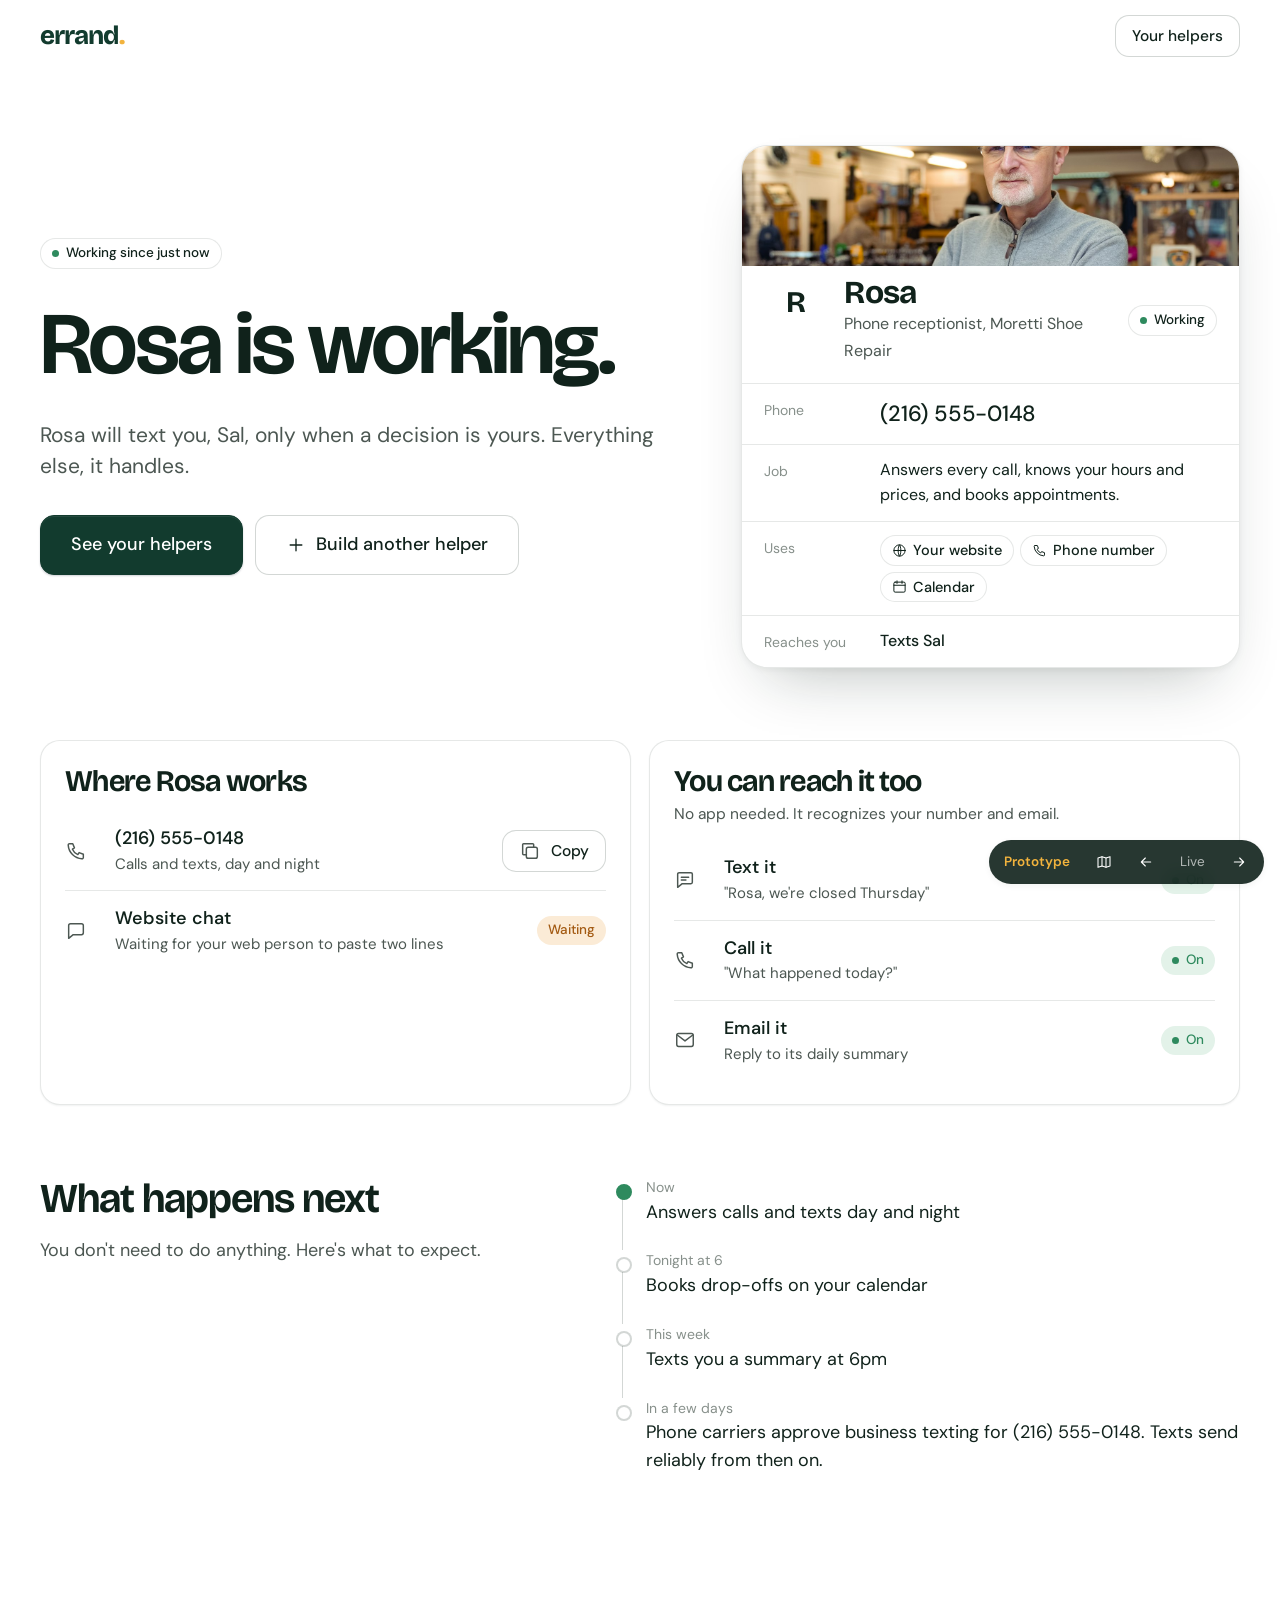
<file: live.html>
<!doctype html>
<html lang="en">
<head>
<meta charset="utf-8">
<meta name="viewport" content="width=device-width, initial-scale=1">
<title>Your helper is working</title>
<link rel="stylesheet" href="styles.css">
<style>
  .hero { position: relative; overflow: hidden; }
  .hero-grid { position: relative; z-index: 1; display: grid; grid-template-columns: minmax(0, 1.15fr) minmax(0, .9fr); gap: 64px; padding: 72px 0 72px; align-items: center; }

  .cols { display: grid; grid-template-columns: 1fr 1fr; gap: 18px; }
  .reach { list-style: none; padding: 0; margin: 14px 0 0; }
  .reach li { display: grid; grid-template-columns: 36px 1fr auto; gap: 14px; align-items: center; padding: 14px 0; border-bottom: 1px solid var(--line); }
  .reach li:last-child { border-bottom: 0; }
  .reach .ic { width: 22px; height: 22px; color: var(--ink-2); }
  .reach strong { display: block; font-weight: 550; }
  .reach span.d { display: block; font-size: 15px; color: var(--ink-2); }
  .next { padding: 72px 0 140px; display: grid; grid-template-columns: 1fr 1.2fr; gap: 56px; }
  .timeline { list-style: none; padding: 0; margin: 0; }
  .timeline li { padding: 0 0 24px 30px; position: relative; }
  .timeline li::before { content: ""; position: absolute; left: 0; top: 7px; width: 12px; height: 12px; border-radius: 50%; background: var(--surface); border: 2px solid var(--line-2); }
  .timeline li::after { content: ""; position: absolute; left: 6px; top: 22px; bottom: 0; width: 1px; background: var(--line-2); }
  .timeline li:last-child::after { display: none; }
  .timeline li:first-child::before { background: var(--ok); border-color: var(--ok); }
  .timeline .when { font-size: 14px; color: var(--ink-3); }
  @media (max-width: 1000px) { .hero-grid, .next, .cols { grid-template-columns: minmax(0, 1fr); gap: 32px; } }
</style>
</head>
<body>
<header class="topbar">
  <div class="wrap">
    <a class="brand" href="index.html">errand<i>.</i></a>
    <nav><a class="btn btn-sm" href="workspace.html">Your helpers</a></nav>
  </div>
</header>

<main>
  <section class="hero">
    
    <div class="wrap hero-grid">
      <div class="stack-lg">
        <span class="pill live">Working since just now</span>
        <h1 class="display" id="headline"></h1>
        <p class="lead" id="lead"></p>
        <div class="row">
          <a class="btn btn-primary btn-lg" href="workspace.html">See your helpers</a>
          <a class="btn btn-lg" href="index.html#helpers"><i data-icon="plus"></i> Build another helper</a>
        </div>
      </div>
      <div id="card"></div>
    </div>
  </section>

  <div class="wrap cols">
    <section class="panel"><h2 style="font-size:30px" id="whereT"></h2><ul class="reach" id="where"></ul></section>
    <section class="panel"><h2 style="font-size:30px">You can reach it too</h2><p class="muted small" style="margin-top:6px">No app needed. It recognizes your number and email.</p><ul class="reach" id="you"></ul></section>
  </div>

  <section class="wrap next">
    <div class="stack"><h2>What happens next</h2><p class="muted">You don't need to do anything. Here's what to expect.</p></div>
    <ol class="timeline" id="timeline"></ol>
  </section>
</main>

<script src="app.js"></script>
<script src="demos.js"></script>
<script src="render.js"></script>
<script>
const D = demoById(new URLSearchParams(location.search).get('d')) || demoById('receptionist');
const NAME = STORE.get('name:' + D.id, D.name);
const d = { ...D, name: NAME };
document.title = `${NAME} is working`;
$('#headline').innerHTML = `<em>${NAME}</em> is working.`;
$('#lead').textContent = `${NAME} will text you, ${d.owner}, only when a decision is yours. Everything else, it handles.`;
$('#card').innerHTML = helperCard(d, { status: 'Working' });
$('#whereT').textContent = `Where ${NAME} works`;

const W = [];
if (d.number) W.push(['phone', d.number, 'Calls and texts, day and night', `<button class="btn btn-sm" onclick="this.textContent='Copied'">${icon('copy')} Copy</button>`]);
if (d.steps.includes('email')) W.push(['mail', 'Email', 'Reads and sends email by your rules', '<span class="pill on">On</span>']);
if (d.steps.includes('social')) W.push(['heart', 'Instagram and Facebook', 'Posts after your OK', '<span class="pill on">On</span>']);
if (d.steps.includes('reviews')) W.push(['star', 'Google listing', 'Reviews, hours and posts', '<span class="pill on">On</span>']);
if (d.steps.includes('shop')) W.push(['store', 'Your shop', 'Orders, tracking and stock', '<span class="pill on">On</span>']);
if (d.steps.includes('accounting')) W.push(['book', 'QuickBooks', 'Your books', '<span class="pill on">On</span>']);
if (d.steps.includes('bank')) W.push(['bank', 'Your bank', 'Read only', '<span class="pill on">On</span>']);
if (d.steps.includes('channels')) W.push(['chat', 'Website chat', 'Waiting for your web person to paste two lines', '<span class="pill wait">Waiting</span>']);
$('#where').innerHTML = W.map(([ic, t, s, r]) => `<li>${icon(ic)}<div><strong>${t}</strong><span class="d">${s}</span></div>${r}</li>`).join('');
$('#you').innerHTML = [
  ['sms', 'Text it', `"${NAME}, we're closed Thursday"`],
  ['phone', 'Call it', `"What happened today?"`],
  ['mail', 'Email it', 'Reply to its daily summary']
].map(([ic, t, s]) => `<li>${icon(ic)}<div><strong>${t}</strong><span class="d">${esc(s)}</span></div><span class="pill on">On</span></li>`).join('');
const WHEN = ['Now', 'Tonight at 6', 'This week'];
$('#timeline').innerHTML = d.next.map((t, i) => `<li><p class="when">${WHEN[i] || 'Later'}</p><p>${esc(t)}</p></li>`).join('') +
  (d.number ? `<li><p class="when">In a few days</p><p>Phone carriers approve business texting for ${d.number}. Texts send reliably from then on.</p></li>` : '');
</script>
</body>
</html>
</file>
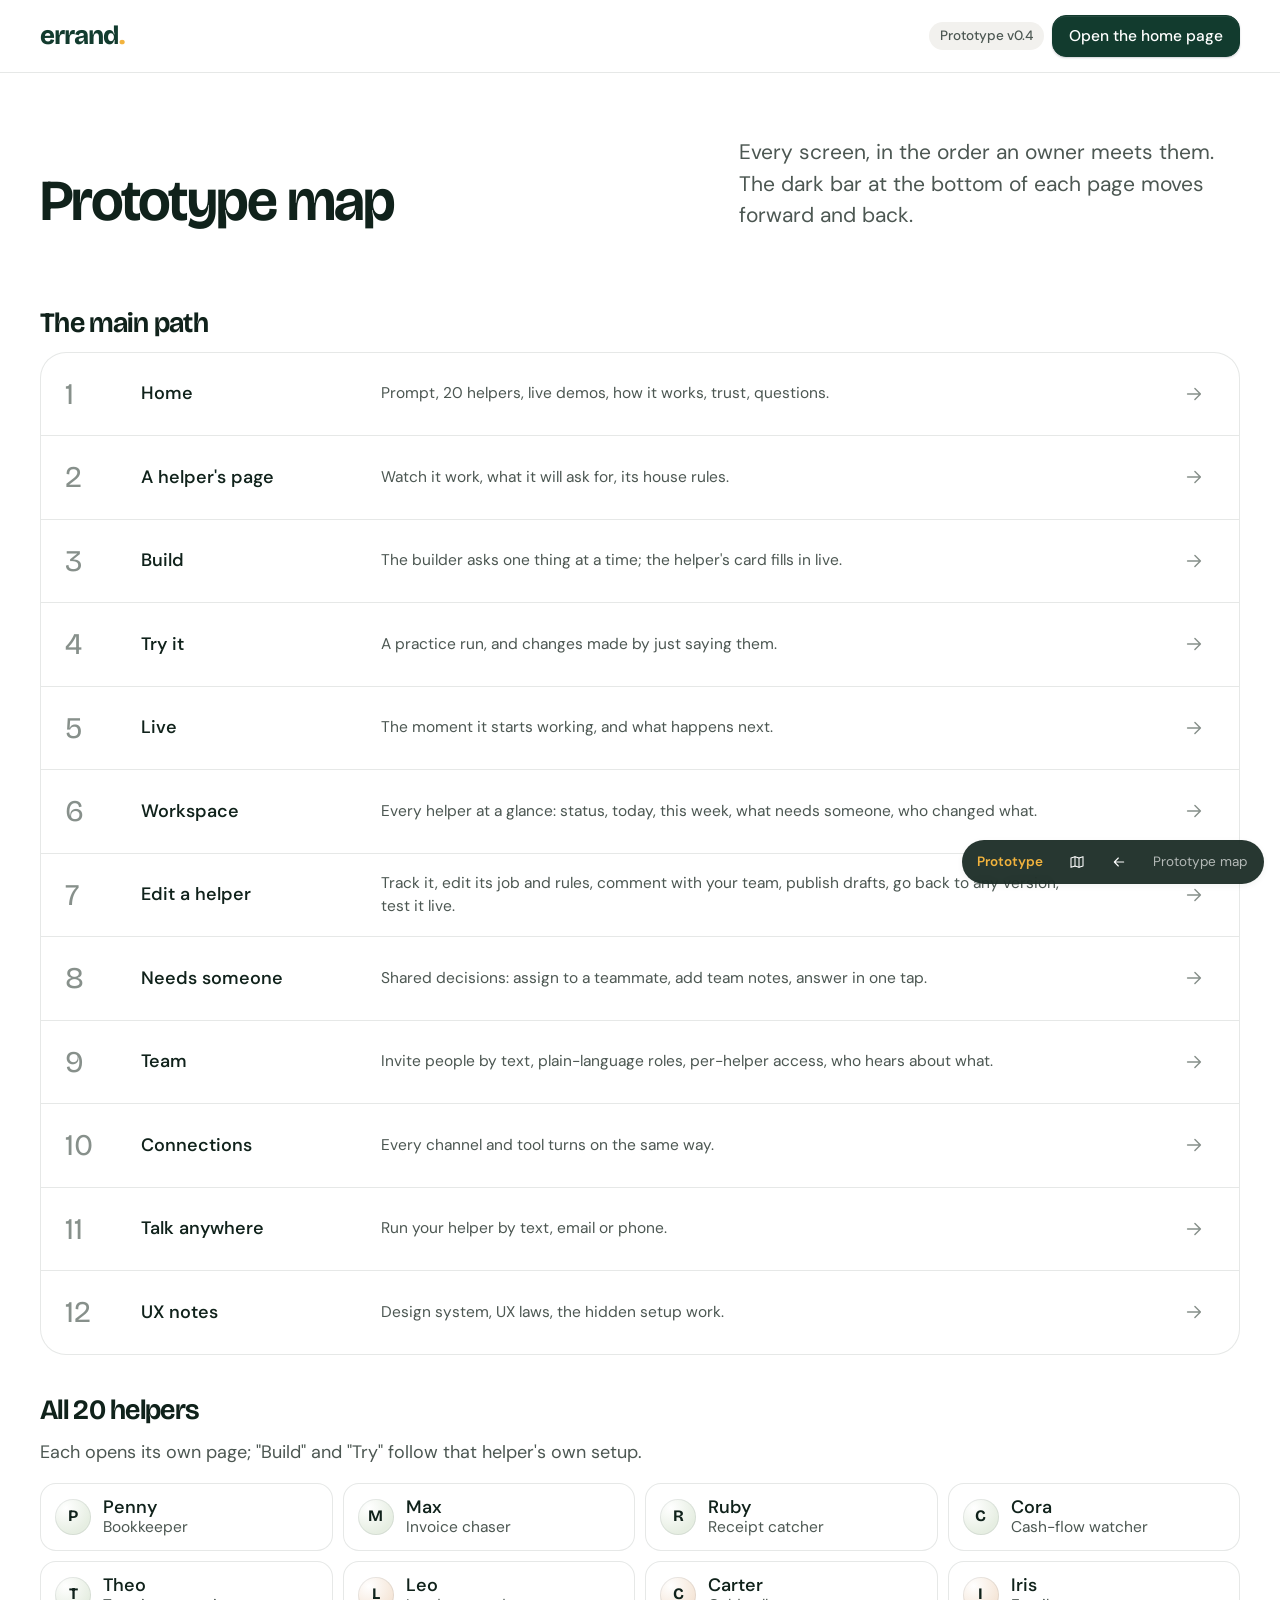
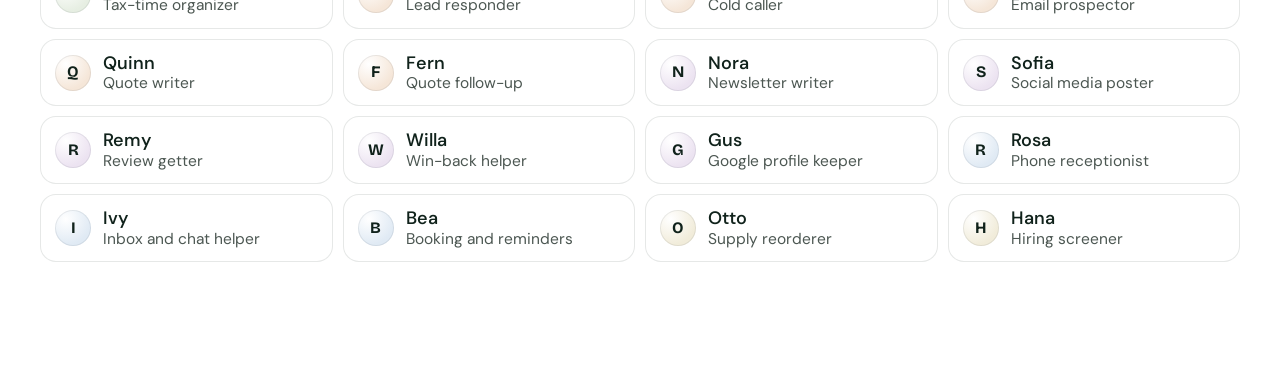
<file: map.html>
<!doctype html>
<html lang="en">
<head>
<meta charset="utf-8">
<meta name="viewport" content="width=device-width, initial-scale=1">
<title>Errand prototype map</title>
<link rel="stylesheet" href="styles.css">
<style>
  .head { padding: 64px 0 36px; display: grid; grid-template-columns: 1.3fr 1fr; gap: 48px; align-items: end; }
  .flow { background: var(--surface); border: 1px solid var(--line); border-radius: 26px; overflow: hidden; }
  .flow a { display: grid; grid-template-columns: 56px 220px 1fr 32px; gap: 20px; align-items: center; padding: 18px 24px; text-decoration: none; border-bottom: 1px solid var(--line); }
  .flow a:last-child { border-bottom: 0; }
  .flow a:hover { background: var(--bg); }
  .flow .n { font-family: var(--serif); font-size: 30px; color: var(--ink-3); }
  .flow strong { font-weight: 550; font-size: 18px; }
  .flow .ic { color: var(--ink-3); }
  .stage { margin: 40px 0 14px; }
  .demos { display: grid; grid-template-columns: repeat(4, minmax(0, 1fr)); gap: 10px; }
  .demos a { display: flex; gap: 12px; align-items: center; padding: 12px 14px; background: var(--surface); border: 1px solid var(--line); border-radius: 16px; text-decoration: none; }
  .demos a:hover { box-shadow: var(--shadow); }
  .demos .ava { width: 36px; height: 36px; font-size: 16px; }
  .demos p { line-height: 1.25; }
  @media (max-width: 1000px) { .head { grid-template-columns: 1fr; } .demos { grid-template-columns: repeat(2, minmax(0, 1fr)); } .flow a { grid-template-columns: 40px 1fr 24px; } .flow a p.small { display: none; } }
</style>
</head>
<body>
<header class="topbar solid">
  <div class="wrap">
    <a class="brand" href="index.html">errand<i>.</i></a>
    <nav><span class="pill">Prototype v0.4</span><a class="btn btn-primary btn-sm" href="index.html">Open the home page</a></nav>
  </div>
</header>
<main class="wrap" style="padding-bottom:120px">
  <div class="head">
    <h1>Prototype <em>map</em></h1>
    <p class="lead">Every screen, in the order an owner meets them. The dark bar at the bottom of each page moves forward and back.</p>
  </div>

  <h2 class="stage" style="font-size:28px">The main path</h2>
  <div class="flow">
    <a href="index.html"><span class="n">1</span><strong>Home</strong><p class="small muted">Prompt, 20 helpers, live demos, how it works, trust, questions.</p><i data-icon="right"></i></a>
    <a href="demo.html?d=receptionist"><span class="n">2</span><strong>A helper's page</strong><p class="small muted">Watch it work, what it will ask for, its house rules.</p><i data-icon="right"></i></a>
    <a href="build.html?d=receptionist"><span class="n">3</span><strong>Build</strong><p class="small muted">The builder asks one thing at a time; the helper's card fills in live.</p><i data-icon="right"></i></a>
    <a href="test.html?d=receptionist"><span class="n">4</span><strong>Try it</strong><p class="small muted">A practice run, and changes made by just saying them.</p><i data-icon="right"></i></a>
    <a href="live.html?d=receptionist"><span class="n">5</span><strong>Live</strong><p class="small muted">The moment it starts working, and what happens next.</p><i data-icon="right"></i></a>
    <a href="workspace.html"><span class="n">6</span><strong>Workspace</strong><p class="small muted">Every helper at a glance: status, today, this week, what needs someone, who changed what.</p><i data-icon="right"></i></a>
    <a href="helper.html?h=rosa"><span class="n">7</span><strong>Edit a helper</strong><p class="small muted">Track it, edit its job and rules, comment with your team, publish drafts, go back to any version, test it live.</p><i data-icon="right"></i></a>
    <a href="inbox.html"><span class="n">8</span><strong>Needs someone</strong><p class="small muted">Shared decisions: assign to a teammate, add team notes, answer in one tap.</p><i data-icon="right"></i></a>
    <a href="team.html"><span class="n">9</span><strong>Team</strong><p class="small muted">Invite people by text, plain-language roles, per-helper access, who hears about what.</p><i data-icon="right"></i></a>
    <a href="connections.html"><span class="n">10</span><strong>Connections</strong><p class="small muted">Every channel and tool turns on the same way.</p><i data-icon="right"></i></a>
    <a href="anywhere.html"><span class="n">11</span><strong>Talk anywhere</strong><p class="small muted">Run your helper by text, email or phone.</p><i data-icon="right"></i></a>
    <a href="ux-notes.html"><span class="n">12</span><strong>UX notes</strong><p class="small muted">Design system, UX laws, the hidden setup work.</p><i data-icon="right"></i></a>
  </div>

  <h2 class="stage" style="font-size:28px">All 20 helpers</h2>
  <p class="muted" style="margin-bottom:16px">Each opens its own page; "Build" and "Try" follow that helper's own setup.</p>
  <div class="demos" id="demos"></div>
</main>
<script src="app.js"></script>
<script src="demos.js"></script>
<script src="render.js"></script>
<script>
$('#demos').innerHTML = DEMOS.map(d => `<a href="demo.html?d=${d.id}">${avatarHTML(d)}<div><p style="font-weight:550">${d.name}</p><p class="small muted">${d.role}</p></div></a>`).join('');
</script>
</body>
</html>
</file>
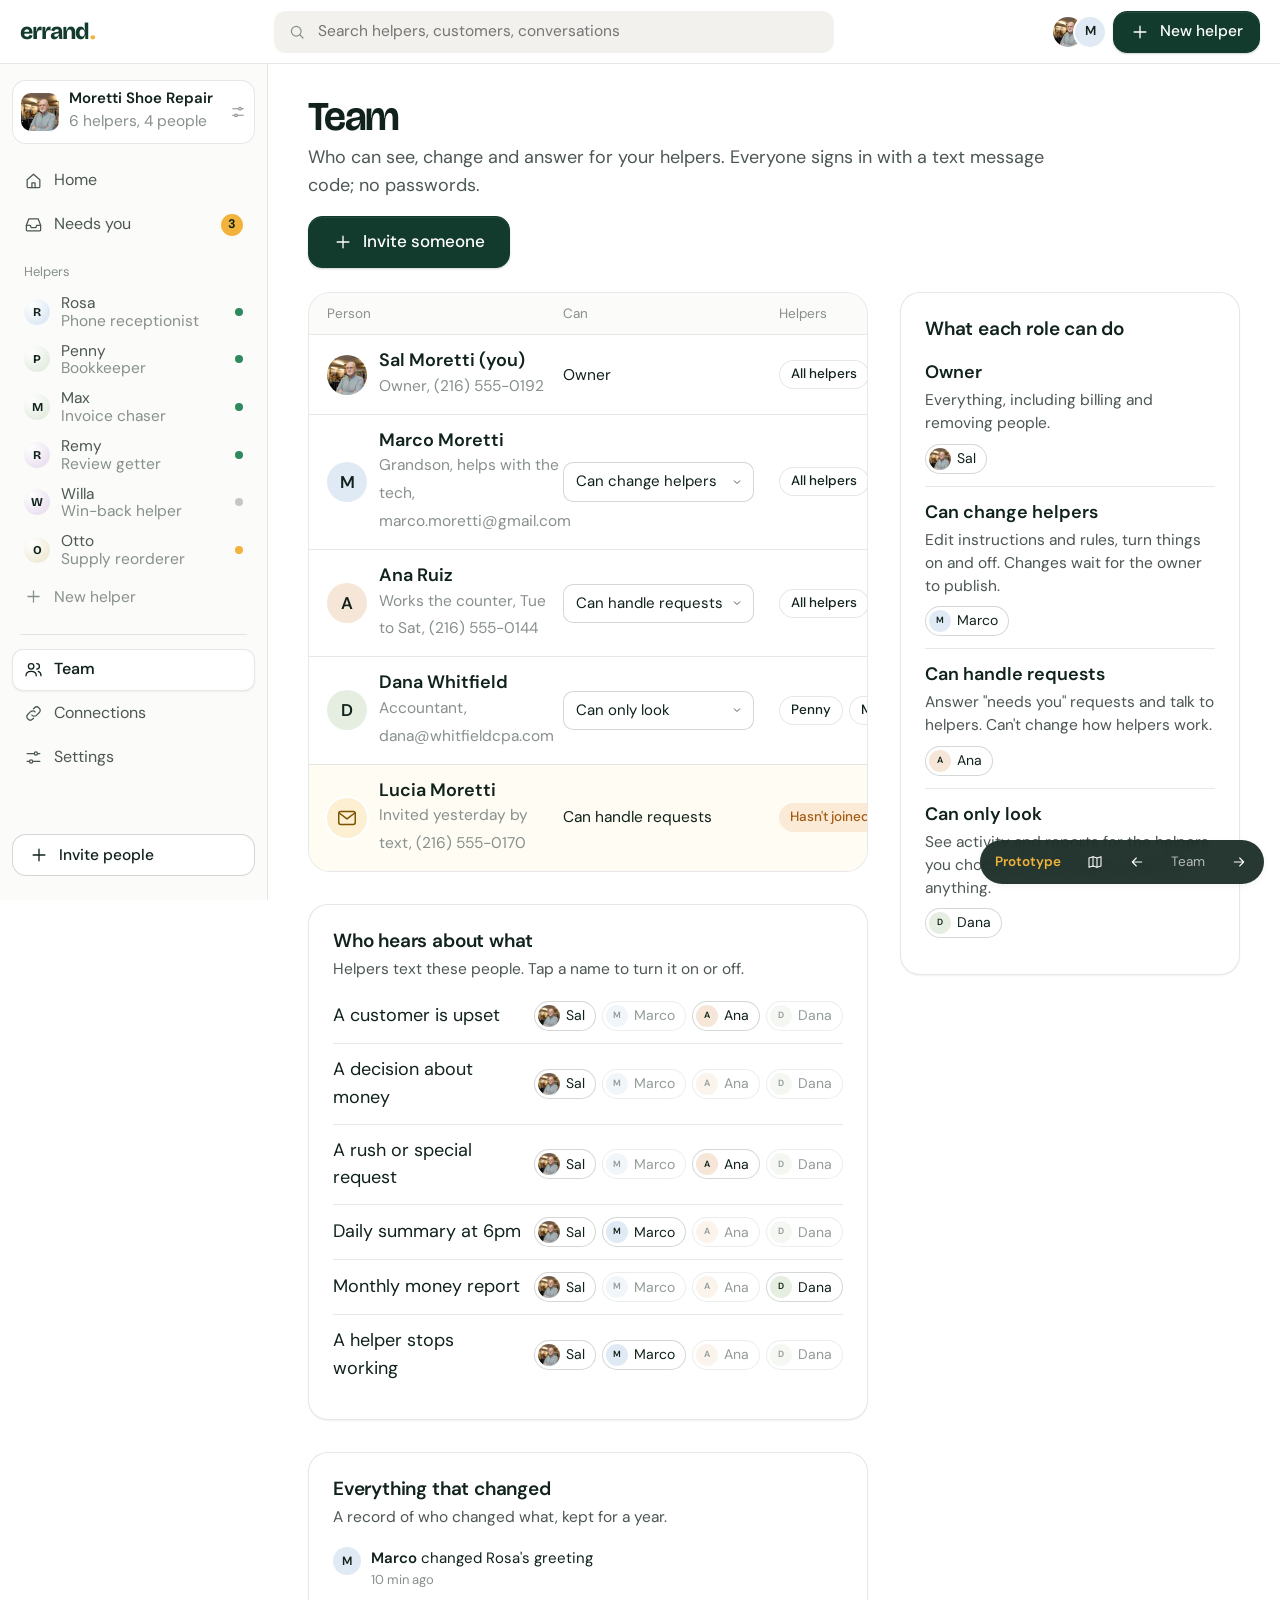
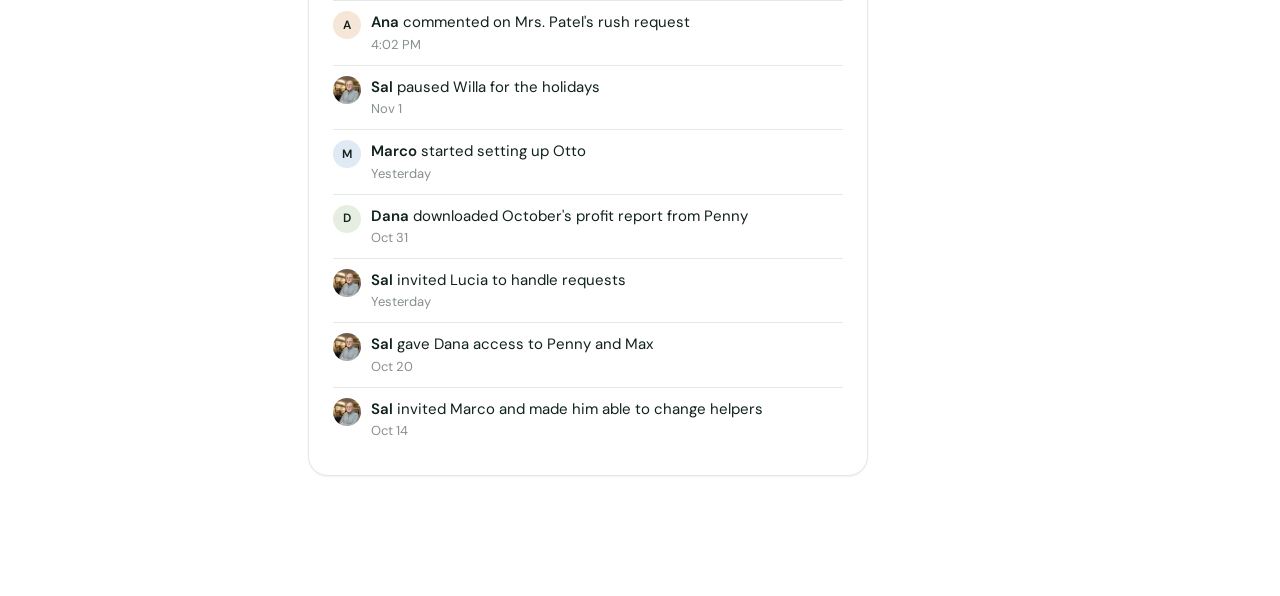
<file: team.html>
<!doctype html>
<html lang="en">
<head>
<meta charset="utf-8">
<meta name="viewport" content="width=device-width, initial-scale=1">
<title>Team | Errand</title>
<link rel="stylesheet" href="styles.css">
<style>
  .tgrid { display: grid; grid-template-columns: minmax(0, 1fr) 340px; gap: 32px; align-items: start; margin-top: 24px; }
  .members { background: #fff; border: 1px solid var(--line); border-radius: 22px; overflow: hidden; }
  .mrow { display: grid; grid-template-columns: minmax(220px, 1.4fr) 200px minmax(160px, 1fr) 40px; gap: 16px; align-items: center; padding: 14px 18px; border-top: 1px solid var(--line); }
  .mrow.head { border-top: 0; background: #FBFBFA; font-size: 13.5px; color: var(--ink-3); padding-top: 11px; padding-bottom: 10px; }
  .mrow .who { display: flex; gap: 12px; align-items: center; }
  .mrow .who strong { font-weight: 600; display: block; line-height: 1.25; }
  .mrow .acc { display: flex; gap: 6px; flex-wrap: wrap; }
  .mrow .acc .tag { font-size: 13.5px; }
  .mrow.pending { background: #FFFCF4; }
  .roles li { padding: 12px 0; border-bottom: 1px solid var(--line); }
  .roles li:last-child { border-bottom: 0; }
  .roles strong { font-weight: 600; }
  .route { display: grid; grid-template-columns: 1fr auto; gap: 12px; align-items: center; padding: 12px 0; border-top: 1px solid var(--line); }
  .route:first-of-type { border-top: 0; }
  .route .ppl { display: flex; gap: 6px; flex-wrap: wrap; justify-content: flex-end; }
  .pchip { display: inline-flex; gap: 6px; align-items: center; border-radius: 99px; padding: 3px 10px 3px 3px; border: 1px solid var(--line-2); background: #fff; font-size: 14px; cursor: pointer; }
  .pchip[aria-pressed="false"] { opacity: .45; }
  .pchip .pava { box-shadow: none; }
  .log li { display: flex; gap: 10px; padding: 10px 0; border-bottom: 1px solid var(--line); font-size: 15px; }
  .log li:last-child { border-bottom: 0; }
  .log b { font-weight: 600; }
  .log .t { display: block; font-size: 13px; color: var(--ink-3); }
  @media (max-width: 1200px) { .tgrid { grid-template-columns: minmax(0, 1fr); } }
  @media (max-width: 900px) { .mrow.head { display: none; } .mrow { grid-template-columns: 1fr auto; } .mrow > :nth-child(2), .mrow > :nth-child(3) { grid-column: 1 / -1; } .route { grid-template-columns: 1fr; } .route .ppl { justify-content: flex-start; } }
</style>
</head>
<body>
<div id="content">
  <div class="spread">
    <div><h1>Team</h1><p class="muted" style="margin-top:6px">Who can see, change and answer for your helpers. Everyone signs in with a text message code; no passwords.</p></div>
    <button class="btn btn-primary" onclick="openInvite()"><i data-icon="plus"></i> Invite someone</button>
  </div>

  <div class="tgrid">
    <div class="stack-lg">
      <div class="members" id="members"></div>

      <div class="panel">
        <h3>Who hears about what</h3>
        <p class="small muted" style="margin-top:4px">Helpers text these people. Tap a name to turn it on or off.</p>
        <div id="routes" style="margin-top:8px"></div>
      </div>

      <div class="panel">
        <h3>Everything that changed</h3>
        <p class="small muted" style="margin-top:4px">A record of who changed what, kept for a year.</p>
        <ul class="log" id="log" style="list-style:none;padding:0;margin:8px 0 0"></ul>
      </div>
    </div>

    <aside class="panel">
      <h3>What each role can do</h3>
      <ul class="roles" id="roles" style="list-style:none;padding:0;margin:6px 0 0"></ul>
    </aside>
  </div>
</div>

<div class="scrim" id="invite" role="dialog" aria-modal="true" aria-labelledby="ivT">
  <div class="modal" style="width:min(560px,100%)">
    <div class="modal-head"><h3 id="ivT">Invite someone</h3></div>
    <div class="modal-body">
      <div class="field"><input id="ivName" placeholder="Their name" aria-label="Their name"></div>
      <div class="field"><input id="ivContact" placeholder="Phone number or email" aria-label="Phone number or email"></div>
      <div><p class="label" style="margin-bottom:8px">What can they do?</p><div id="ivRoles"></div></div>
      <div><p class="label" style="margin-bottom:8px">Which helpers?</p><div class="row" id="ivHelpers"></div></div>
      <div class="field"><input id="ivNote" placeholder="Add a personal note (optional)" aria-label="Personal note"></div>
    </div>
    <div class="modal-foot"><button class="btn" data-close="invite">Cancel</button><button class="btn btn-primary" id="ivGo">Send invite</button></div>
  </div>
</div>

<script src="app.js"></script>
<script src="demos.js"></script>
<script src="render.js"></script>
<script src="studio.js"></script>
<script>
studioShell('team');

function accessTags(p) {
  if (p.role === 'owner' || !p.helpers) return '<span class="tag">All helpers</span>';
  return p.helpers.map(id => `<span class="tag">${helperDemo(wsHelper(id)).name}</span>`).join('');
}
function roleSelect(p) {
  if (p.role === 'owner') return '<span class="small">Owner</span>';
  return `<select class="sel" data-p="${p.id}" aria-label="Role for ${esc(p.first)}">${Object.entries(ROLES).filter(([k]) => k !== 'owner').map(([k, r]) => `<option value="${k}" ${k === p.role ? 'selected' : ''}>${r.label}</option>`).join('')}</select>`;
}
function drawMembers() {
  $('#members').innerHTML = `<div class="mrow head"><span>Person</span><span>Can</span><span>Helpers</span><span></span></div>` +
    WS.team.map(p => `<div class="mrow"><span class="who">${personAva(p, 40)}<span><strong>${esc(p.name)}${p.id === WS.me ? ' (you)' : ''}</strong><span class="small faint">${esc(p.how)}, ${esc(p.contact)}</span></span></span>
      <span>${roleSelect(p)}</span><span class="acc">${accessTags(p)}</span>
      <span>${p.role === 'owner' ? '' : `<button class="icon-btn" aria-label="Remove ${esc(p.first)}" data-rm="${p.id}">${icon('x')}</button>`}</span></div>`).join('') +
    WS.invites.map((v, n) => `<div class="mrow pending"><span class="who"><span class="pava" style="width:40px;height:40px;background:var(--accent-tint);color:#7A5200">${icon('mail')}</span><span><strong>${esc(v.name)}</strong><span class="small faint">Invited ${esc(v.sent.toLowerCase())} by text, ${esc(v.contact)}</span></span></span>
      <span class="small">${ROLES[v.role].label}</span><span class="acc"><span class="pill wait">Hasn't joined yet</span></span>
      <span><button class="icon-btn" aria-label="Send again" title="Send again" data-resend="${n}">${icon('refresh')}</button></span></div>`).join('');
}
drawMembers();
$('#members').addEventListener('change', e => {
  const s = e.target.closest('select[data-p]'); if (!s) return;
  const p = person(s.dataset.p); p.role = s.value; toast(`${p.first} can now: ${ROLES[p.role].label.toLowerCase()}.`); drawRoles();
});
$('#members').addEventListener('click', e => {
  const rm = e.target.closest('[data-rm]');
  if (rm) { const p = person(rm.dataset.rm); if (confirm(`Remove ${p.first}? They won't be able to see your helpers anymore.`)) { WS.team.splice(WS.team.indexOf(p), 1); drawMembers(); toast(`${p.first} was removed.`); } }
  const rs = e.target.closest('[data-resend]'); if (rs) toast(`Sent again to ${WS.invites[rs.dataset.resend].name}.`);
});

function drawRoles() {
  $('#roles').innerHTML = Object.entries(ROLES).map(([k, r]) => {
    const who = WS.team.filter(p => p.role === k);
    return `<li><strong>${r.label}</strong><p class="small muted" style="margin-top:2px">${r.d}</p>${who.length ? `<div class="row" style="gap:6px;margin-top:8px">${who.map(p => `<span class="pchip" style="cursor:default">${personAva(p, 22)}${p.first}</span>`).join('')}</div>` : ''}</li>`;
  }).join('');
}
drawRoles();

const ROUTES = [
  ['A customer is upset', ['sal', 'ana']], ['A decision about money', ['sal']], ['A rush or special request', ['sal', 'ana']],
  ['Daily summary at 6pm', ['sal', 'marco']], ['Monthly money report', ['sal', 'dana']], ['A helper stops working', ['sal', 'marco']]
];
$('#routes').innerHTML = ROUTES.map(([what, on], n) => `<div class="route"><span>${what}</span><span class="ppl">${WS.team.map(p => `<button class="pchip" aria-pressed="${on.includes(p.id)}" data-r="${n}">${personAva(p, 22)}${p.first}</button>`).join('')}</span></div>`).join('');
$('#routes').addEventListener('click', e => { const c = e.target.closest('.pchip'); if (c) c.setAttribute('aria-pressed', c.getAttribute('aria-pressed') === 'true' ? 'false' : 'true'); });

const LOG = [...WS.activity.filter(a => person(a[0])), ['sal', 'invited Lucia to handle requests', null, 'Yesterday'], ['sal', 'gave Dana access to Penny and Max', null, 'Oct 20'], ['sal', 'invited Marco and made him able to change helpers', null, 'Oct 14']];
$('#log').innerHTML = LOG.map(([w, what, h, when]) => `<li>${personAva(person(w), 28)}<span><b>${person(w).first}</b> ${esc(what)}<span class="t">${when}</span></span></li>`).join('');

/* Invite */
$('#ivRoles').innerHTML = Object.entries(ROLES).filter(([k]) => k !== 'owner').map(([k, r], i) =>
  `<button class="option" aria-checked="${i === 1}" data-v="${k}"><span class="radio"></span><span><strong>${r.label}</strong><span class="d">${r.d}</span></span></button>`).join('');
$('#ivHelpers').innerHTML = `<button class="chip" aria-pressed="true" data-all>All helpers</button>` + WS.helpers.map(h => `<button class="chip" aria-pressed="false" data-h="${h.id}">${helperDemo(h).name}</button>`).join('');
document.addEventListener('click', e => {
  const o = e.target.closest('#ivRoles .option'); if (o) $$('#ivRoles .option').forEach(x => x.setAttribute('aria-checked', String(x === o)));
  const c = e.target.closest('#ivHelpers .chip');
  if (c) {
    if (c.hasAttribute('data-all')) { $$('#ivHelpers .chip').forEach(x => x.setAttribute('aria-pressed', String(x === c))); }
    else { c.setAttribute('aria-pressed', c.getAttribute('aria-pressed') === 'true' ? 'false' : 'true'); $('#ivHelpers [data-all]').setAttribute('aria-pressed', String(!$$('#ivHelpers [data-h][aria-pressed="true"]').length)); }
  }
});
function openInvite() { openScrim('invite'); setTimeout(() => $('#ivName').focus(), 50); }
$('#ivGo').onclick = () => {
  const name = $('#ivName').value.trim() || 'New teammate', contact = $('#ivContact').value.trim() || '(216) 555-0100';
  const role = $('#ivRoles .option[aria-checked="true"]').dataset.v;
  WS.invites.push({ name, contact, role, sent: 'Just now' });
  closeScrim('invite'); drawMembers();
  toast(`Invite sent to ${name.split(' ')[0]}. They'll get a ${/@/.test(contact) ? 'email' : 'text'} with a link.`);
  ['ivName', 'ivContact', 'ivNote'].forEach(id => $('#' + id).value = '');
};
if (location.hash === '#invite') openInvite();
addEventListener('hashchange', () => { if (location.hash === '#invite') openInvite(); });
$('#invite').addEventListener('click', e => { if (e.target.closest('[data-close]') || e.target.id === 'invite') history.replaceState(null, '', 'team.html'); });
</script>
</body>
</html>
</file>
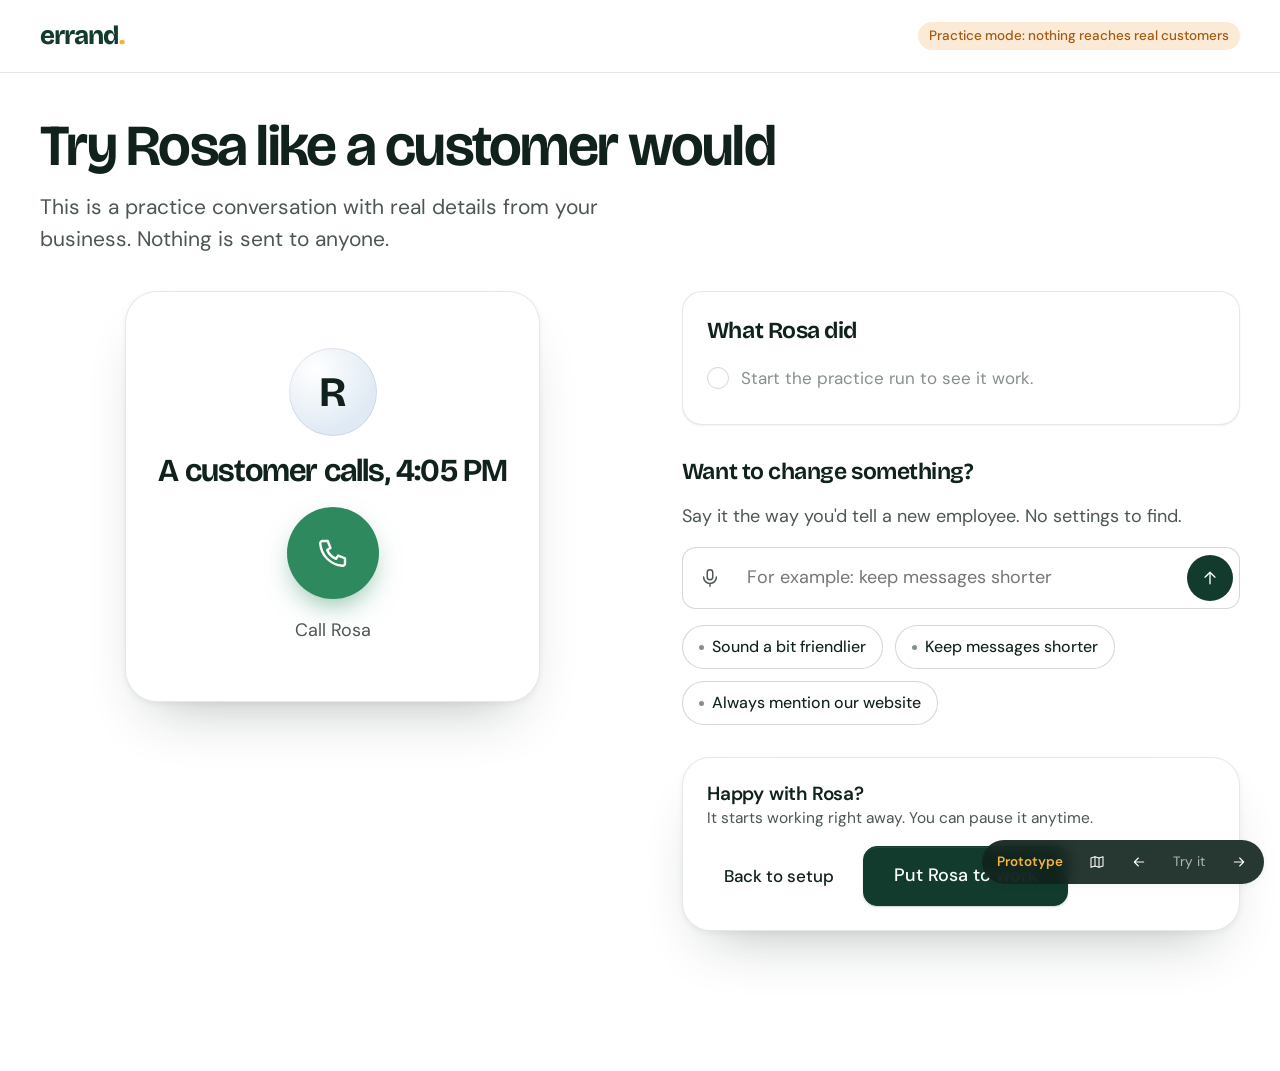
<file: test.html>
<!doctype html>
<html lang="en">
<head>
<meta charset="utf-8">
<meta name="viewport" content="width=device-width, initial-scale=1">
<title>Try your helper</title>
<link rel="stylesheet" href="styles.css">
<style>
  .grid { display: grid; grid-template-columns: minmax(0, 1.05fr) minmax(0, 1fr); gap: 56px; padding: 36px 0 140px; align-items: start; }
  .head { padding-top: 44px; }
  .starter { background: var(--surface); border: 1px solid var(--line); border-radius: 32px; box-shadow: var(--shadow-lg); padding: 56px 32px; text-align: center; display: flex; flex-direction: column; align-items: center; gap: 18px; }
  .ring { width: 92px; height: 92px; border-radius: 50%; background: var(--ok); color: #fff; border: 0; display: grid; place-items: center; cursor: pointer; box-shadow: 0 12px 30px -10px rgba(46,138,94,.7); transition: transform .15s; }
  .ring:hover { transform: scale(1.05); }
  .ring.navy { background: var(--navy); box-shadow: 0 12px 30px -10px rgba(19,39,74,.7); }
  .ring .ic { width: 36px; height: 36px; }
  #stage { display: flex; justify-content: center; }
  .change-ok { display: flex; gap: 12px; align-items: center; padding: 14px 16px; background: var(--ok-tint); border-radius: 16px; animation: rise .25s ease both; }
  .change-ok .ic { color: var(--ok); }
  @media (max-width: 1000px) { .grid { grid-template-columns: minmax(0, 1fr); gap: 32px; } }
</style>
</head>
<body>
<header class="topbar solid">
  <div class="wrap">
    <a class="brand" href="index.html">errand<i>.</i></a>
    <nav><span class="pill wait">Practice mode: nothing reaches real customers</span></nav>
  </div>
</header>

<main class="wrap">
  <div class="head stack">
    <h1 id="title"></h1>
    <p class="lead" id="sub"></p>
  </div>

  <div class="grid">
    <section aria-label="Practice run">
      <div id="stage"></div>
    </section>

    <section class="stack-lg" aria-label="Results">
      <div class="panel">
        <h3 class="h3-serif">What <span class="nm"></span> did</h3>
        <ul class="checklist" id="did" style="margin-top:10px"><li class="pending"><span class="box"></span>Start the practice run to see it work.</li></ul>
      </div>

      <div class="stack">
        <h3 class="h3-serif">Want to change something?</h3>
        <p class="muted">Say it the way you'd tell a new employee. No settings to find.</p>
        <form class="field" id="changeForm"><button type="button" class="icon-btn" aria-label="Talk instead of typing"><i data-icon="mic"></i></button><input id="changeIn" placeholder="For example: keep messages shorter"><button class="round-go" aria-label="Change it"><i data-icon="up"></i></button></form>
        <div class="row" id="sugg">
          <button class="chip" type="button">Sound a bit friendlier</button>
          <button class="chip" type="button">Keep messages shorter</button>
          <button class="chip" type="button">Always mention our website</button>
        </div>
        <div id="changes" class="stack"></div>
      </div>

      <div class="panel hard spread" style="border-radius:28px">
        <div><h3>Happy with <span class="nm"></span>?</h3><p class="muted small">It starts working right away. You can pause it anytime.</p></div>
        <div class="row"><a class="btn btn-ghost" id="back" href="#">Back to setup</a><a class="btn btn-primary btn-lg" id="golive" href="#"><span>Put <span class="nm"></span> to work</span></a></div>
      </div>
    </section>
  </div>
</main>

<script src="app.js"></script>
<script src="demos.js"></script>
<script src="render.js"></script>
<script>
const D = demoById(new URLSearchParams(location.search).get('d')) || demoById('receptionist');
const NAME = STORE.get('name:' + D.id, D.name);
const d = { ...D, name: NAME };
$$('.nm').forEach(n => n.textContent = NAME);
document.title = `Try ${NAME}`;
const k = d.watch.kind;
const conv = ['sms', 'call', 'chat'].includes(k);
$('#title').innerHTML = conv ? `Try <em>${NAME}</em> like a customer would` : `Watch <em>${NAME}</em> do a practice run`;
$('#sub').textContent = conv
  ? 'This is a practice conversation with real details from your business. Nothing is sent to anyone.'
  : `${NAME} works on a copy of your real data. Nothing is saved or sent until you put it to work.`;
$('#back').href = `build.html?d=${d.id}`; $('#golive').href = `live.html?d=${d.id}`;

const startLabel = { call: `Call ${NAME}`, sms: 'Start a practice conversation', chat: 'Open the website chat', email: 'Run it on a real example', ledger: "Run it on this week's bank feed", post: 'Text it a photo of your work' }[k];
$('#stage').innerHTML = `<div class="starter">${avatarHTML(d, 'xl')}<h2 style="font-size:32px">${esc(d.watch.title)}</h2>
  <button class="ring ${k === 'call' ? '' : 'navy'}" id="go" aria-label="${startLabel}">${icon(k === 'call' ? 'phone' : 'play')}</button><p class="muted">${startLabel}</p></div>`;
function run() {
  $('#did').innerHTML = '';
  const again = $('#again'); if (again) again.remove();
  playWatch($('#stage'), d, {
    onDid: t => $('#did').insertAdjacentHTML('beforeend', `<li class="ok"><span class="box">${icon('check')}</span><span>${esc(t)}</span></li>`),
    onDone: () => {
      $('#did').insertAdjacentHTML('afterend', `<button class="btn btn-sm" id="again" style="margin-top:14px">${icon('refresh')} Run it again</button>`);
      $('#again').onclick = run;
    }
  });
}
$('#go').onclick = run;

function applyChange(text) {
  const box = el(`<div class="change-ok"><i data-icon="check"></i><span style="flex:1"><strong>Changed.</strong> <span class="t"></span> Run it again to see.</span><button class="btn btn-sm" type="button">Undo</button></div>`);
  box.querySelector('.t').textContent = `${NAME} will now: ${text.charAt(0).toLowerCase() + text.slice(1)}.`;
  box.querySelector('button').onclick = () => box.remove();
  $('#changes').prepend(box);
}
$('#sugg').addEventListener('click', e => { const c = e.target.closest('.chip'); if (c) applyChange(c.textContent.trim()); });
$('#changeForm').addEventListener('submit', e => { e.preventDefault(); const v = $('#changeIn').value.trim(); if (v) { applyChange(v); $('#changeIn').value = ''; } });
</script>
</body>
</html>
</file>
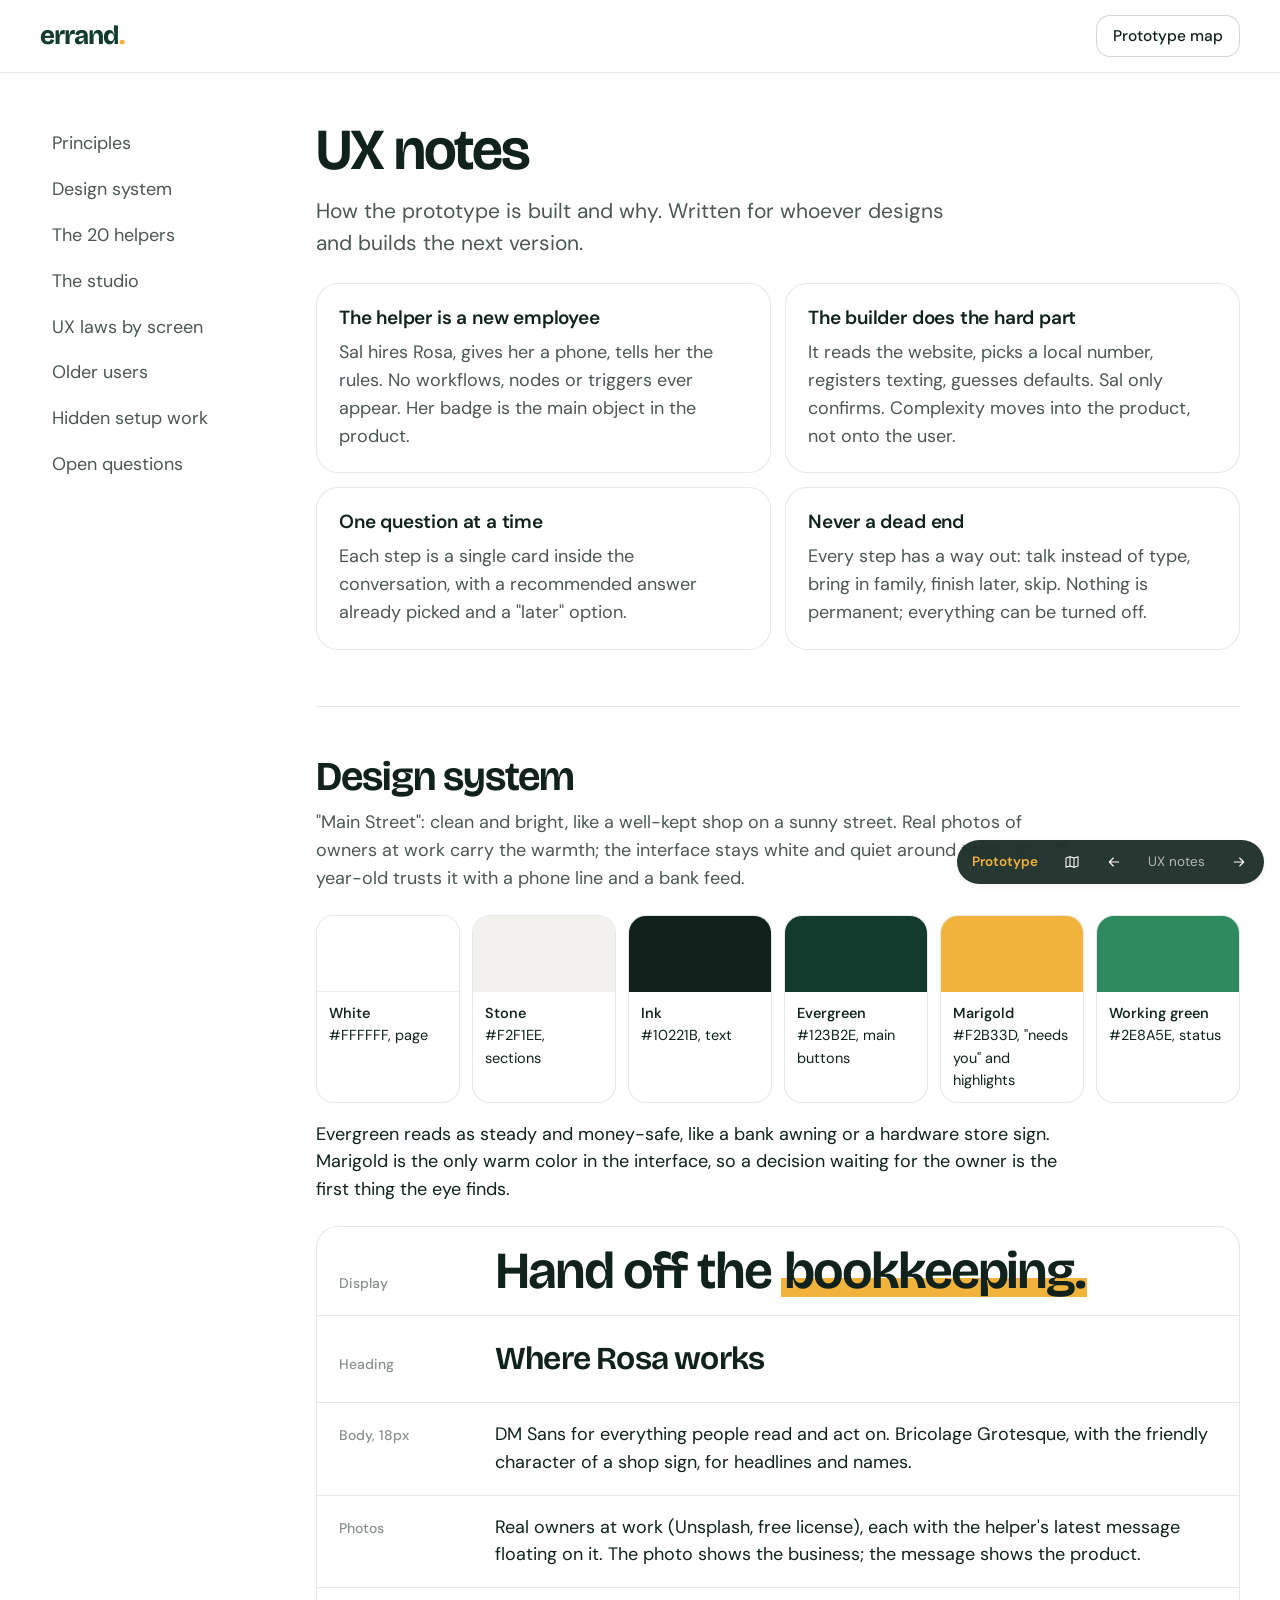
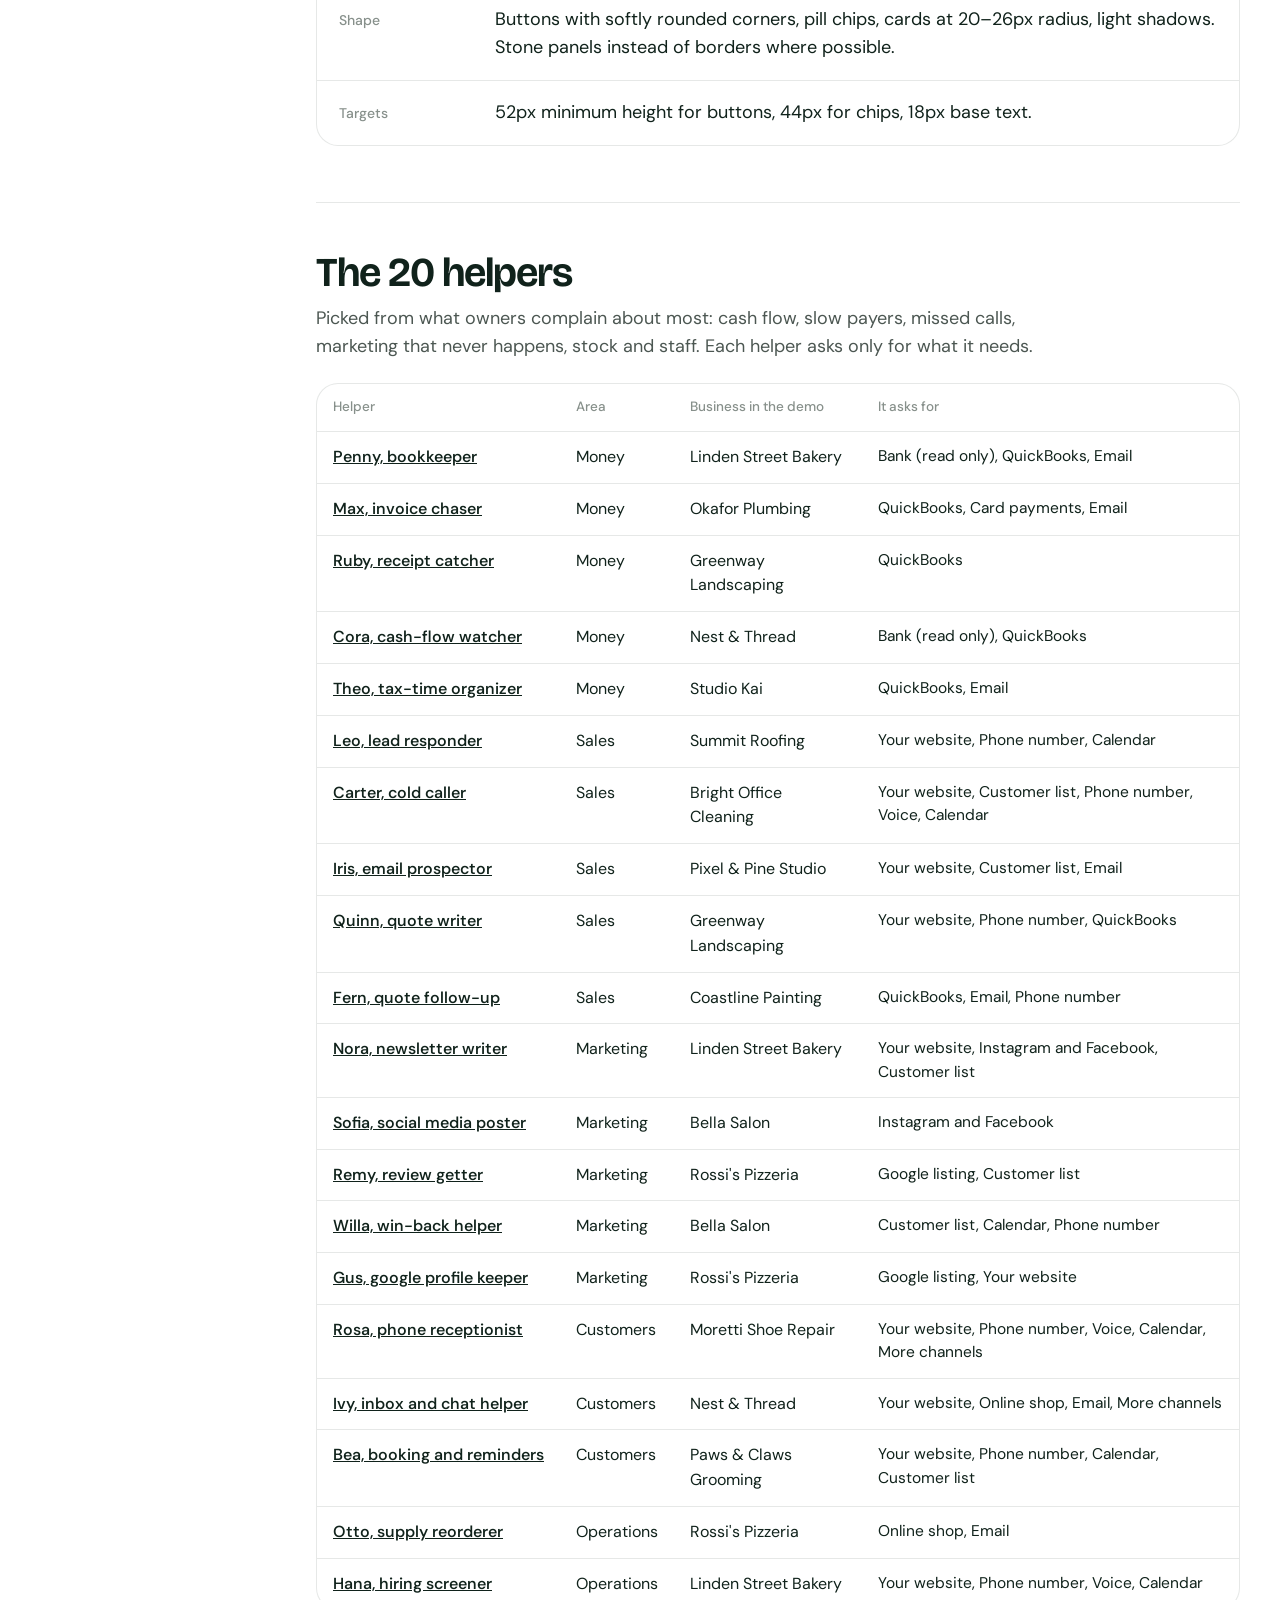
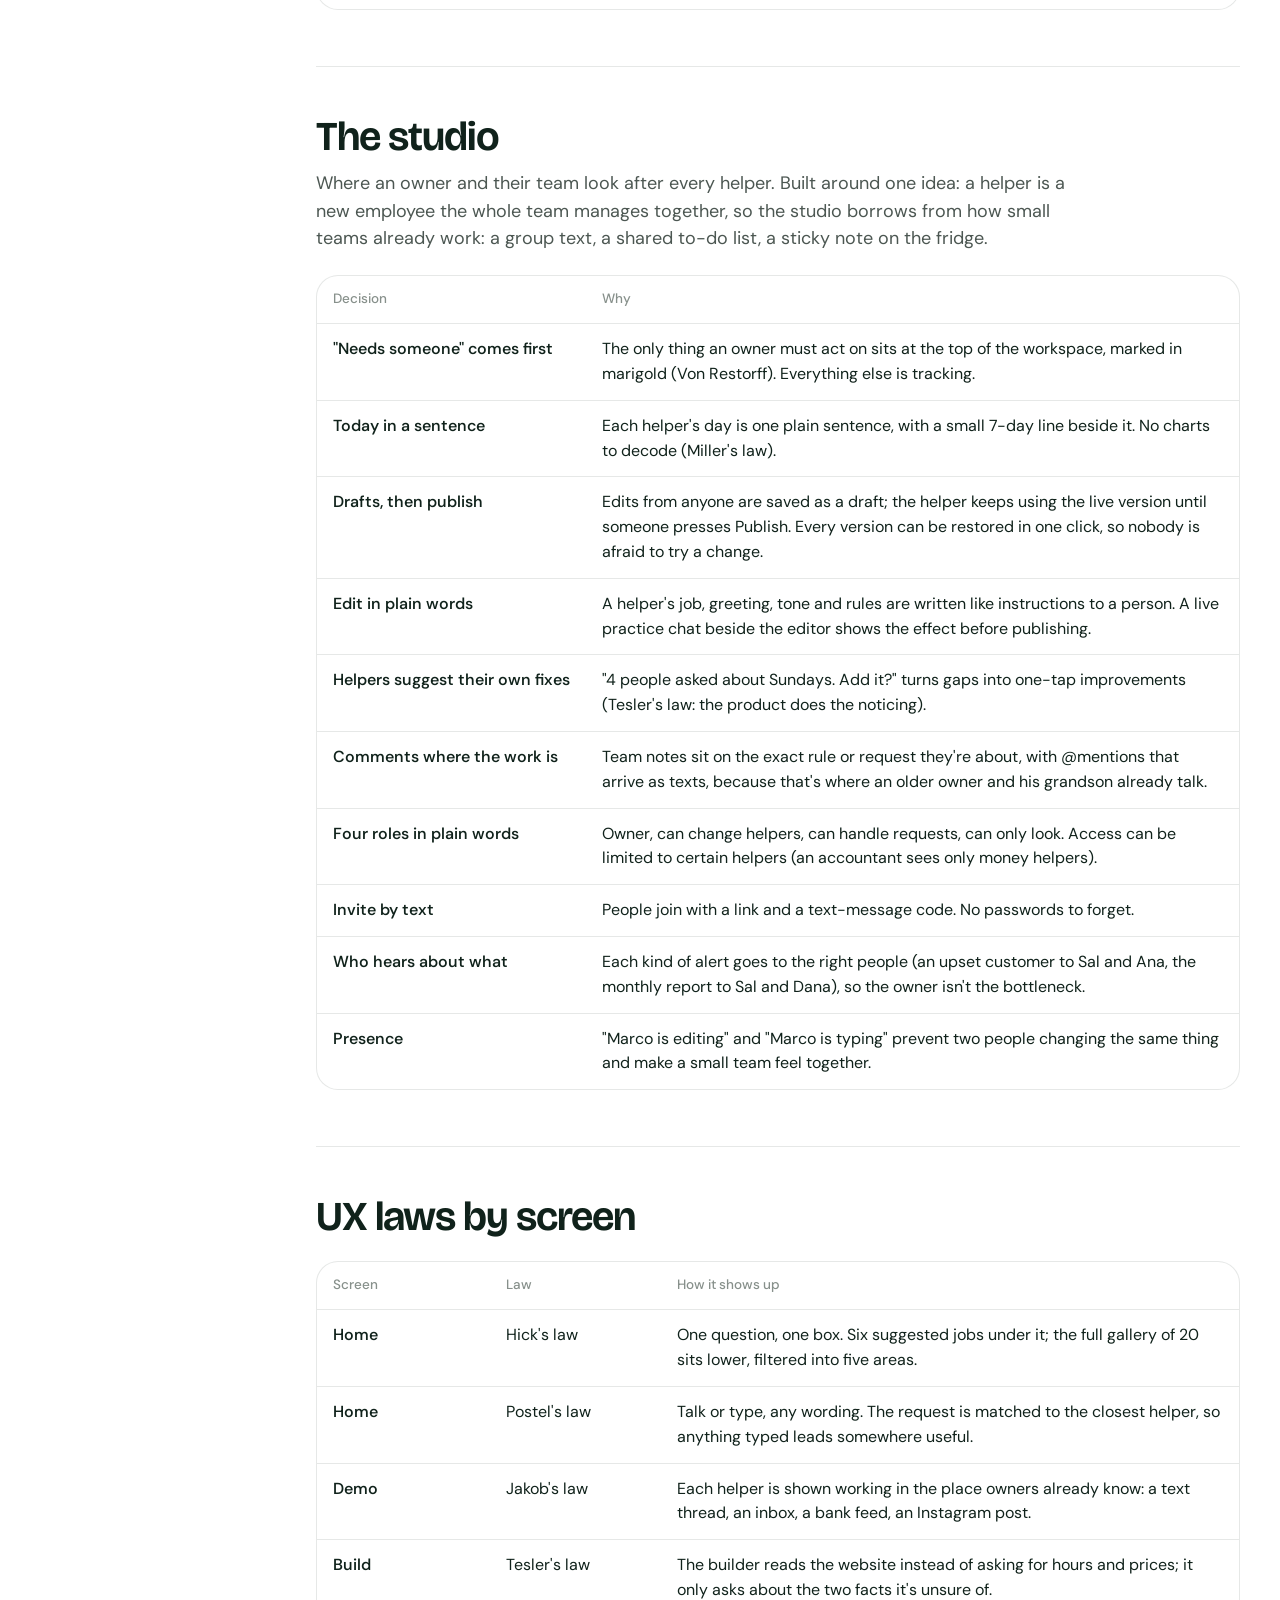
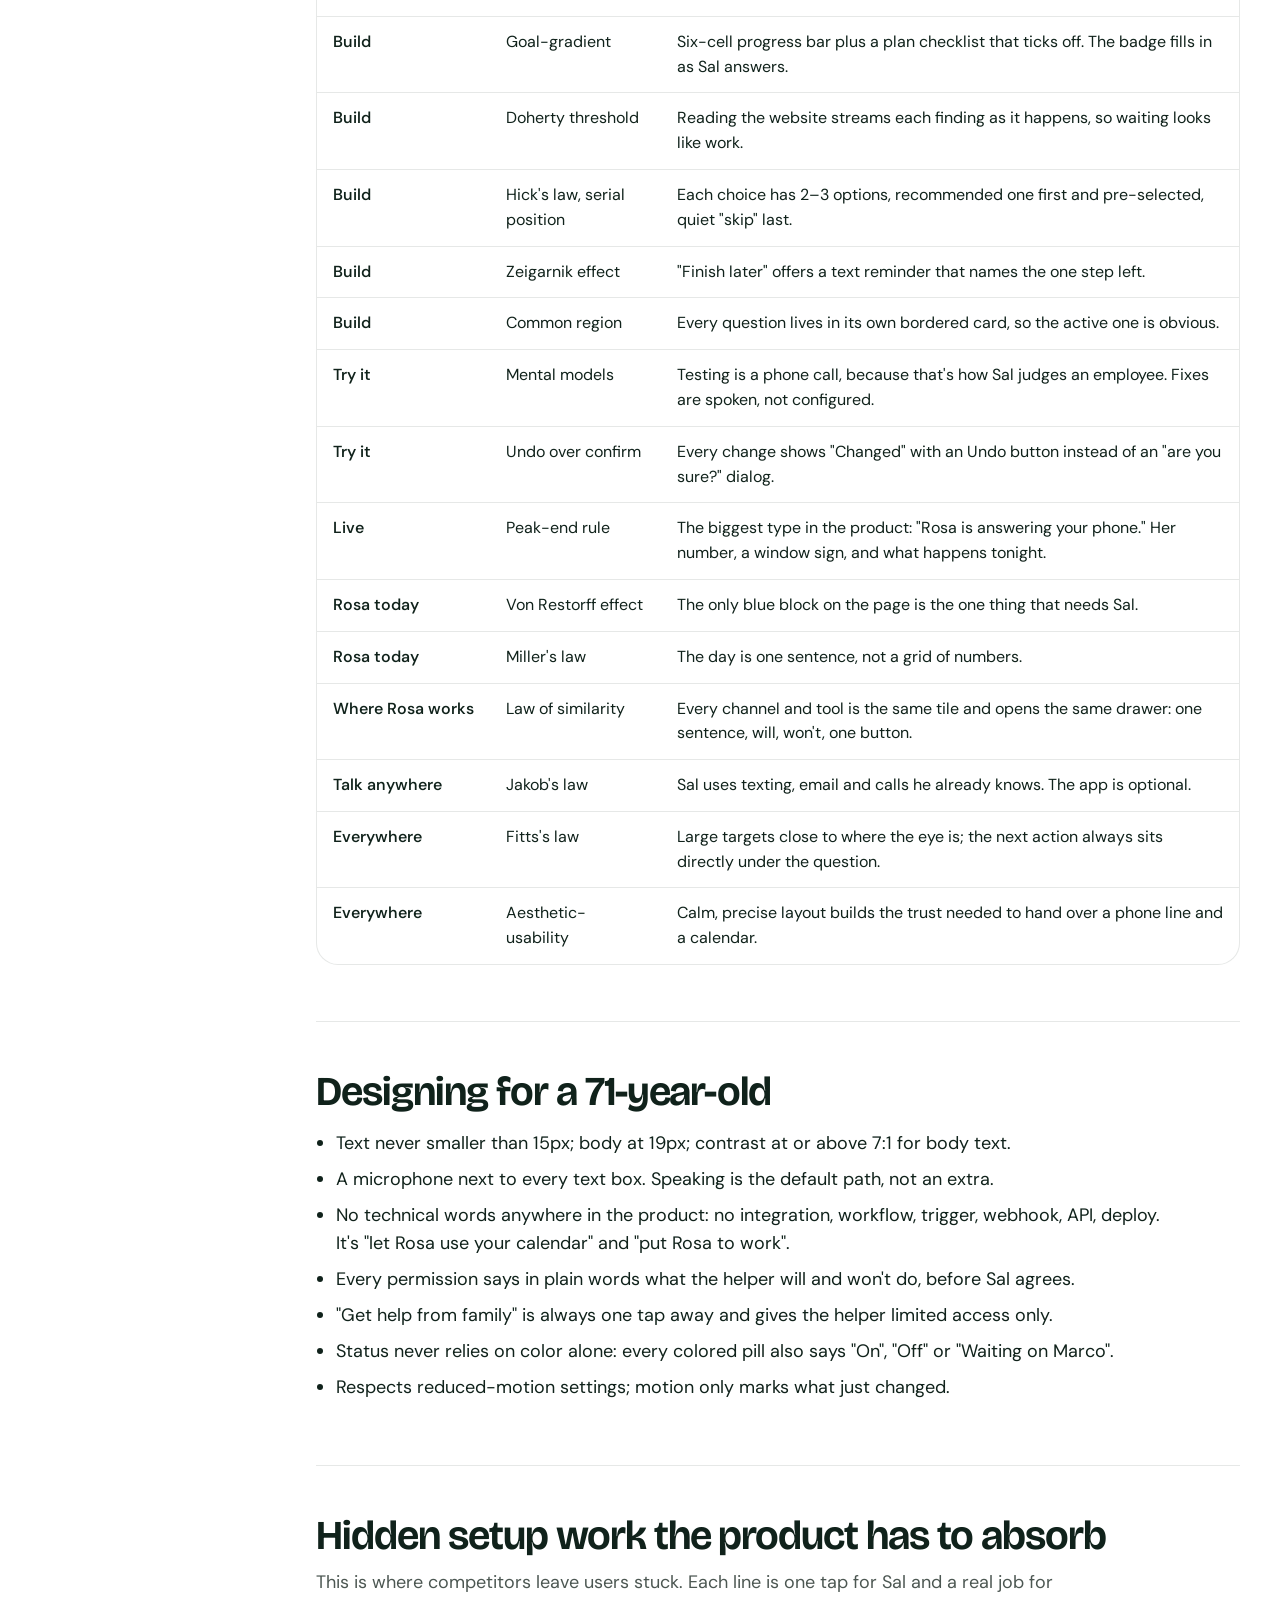
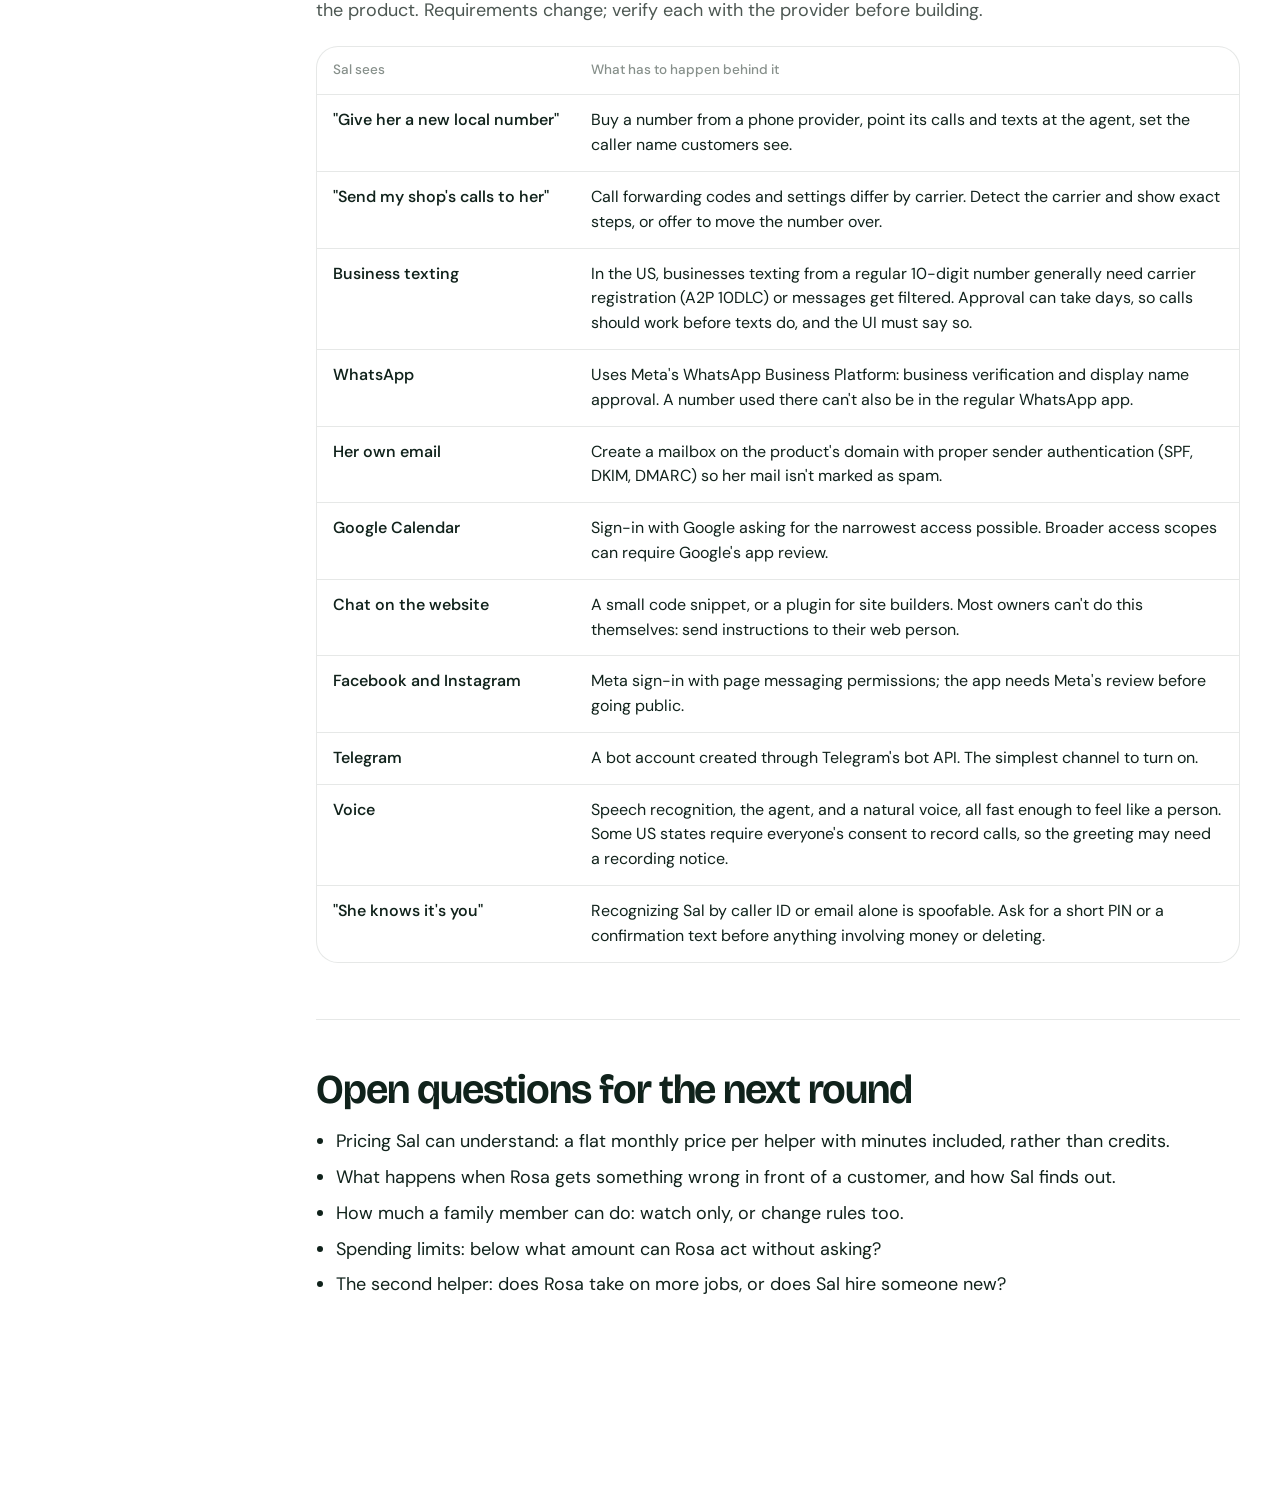
<file: ux-notes.html>
<!doctype html>
<html lang="en">
<head>
<meta charset="utf-8">
<meta name="viewport" content="width=device-width, initial-scale=1">
<title>Errand UX notes</title>
<link rel="stylesheet" href="styles.css">
<style>
  .doc { display: grid; grid-template-columns: 220px minmax(0, 1fr); gap: 56px; padding: 48px 0 140px; }
  .toc { position: sticky; top: 100px; align-self: start; }
  .toc a { display: block; padding: 9px 12px; text-decoration: none; border-radius: 10px; color: var(--ink-2); }
  .toc a:hover { color: var(--ink); background: rgba(14,27,46,.05); }
  section.note { padding: 0 0 56px; }
  section.note + section.note { border-top: 1px solid var(--line); padding-top: 48px; }
  
  .principles { display: grid; grid-template-columns: repeat(2, 1fr); gap: 14px; margin-top: 24px; }
  .principles div { padding: 22px; background: var(--surface); border: 1px solid var(--line); border-radius: 22px; }
  .principles h3 { margin-bottom: 8px; }
  .swatches { display: grid; grid-template-columns: repeat(auto-fill, minmax(140px, 1fr)); gap: 12px; margin-top: 22px; }
  .sw { background: var(--surface); border: 1px solid var(--line); border-radius: 18px; overflow: hidden; }
  .sw i { display: block; height: 76px; }
  .sw div { padding: 10px 12px; font-size: 14.5px; }
  .sw strong { display: block; font-weight: 550; }
  .specimen { margin-top: 22px; background: var(--surface); border: 1px solid var(--line); border-radius: 22px; overflow: hidden; }
  .specimen > div { padding: 18px 22px; border-bottom: 1px solid var(--line); display: grid; grid-template-columns: 140px 1fr; gap: 16px; align-items: baseline; }
  .specimen > div:last-child { border-bottom: 0; }
  table { width: 100%; border-collapse: collapse; font-size: 16px; }
  .tbl { overflow-x: auto; margin-top: 22px; background: var(--surface); border: 1px solid var(--line); border-radius: 22px; }
  th, td { text-align: left; vertical-align: top; padding: 13px 16px; border-bottom: 1px solid var(--line); }
  tr:last-child td { border-bottom: 0; }
  th { font-size: 13.5px; color: var(--ink-3); font-weight: 500; }
  td:first-child { font-weight: 550; white-space: nowrap; }
  ul.plain { padding-left: 20px; margin: 16px 0 0; }
  ul.plain li { margin: 8px 0; max-width: 70ch; }
  @media (max-width: 1000px) { .doc { grid-template-columns: minmax(0, 1fr); } .toc { position: static; display: flex; flex-wrap: wrap; } .principles { grid-template-columns: 1fr; } td:first-child { white-space: normal; } }
</style>
</head>
<body>
<header class="topbar solid">
  <div class="wrap">
    <a class="brand" href="index.html">errand<i>.</i></a>
    <nav><a class="btn btn-sm" href="map.html">Prototype map</a></nav>
  </div>
</header>

<main class="wrap doc">
  <nav class="toc" aria-label="On this page">
    <a href="#principles">Principles</a>
    <a href="#system">Design system</a>
    <a href="#helpers">The 20 helpers</a>
    <a href="#studio">The studio</a>
    <a href="#laws">UX laws by screen</a>
    <a href="#access">Older users</a>
    <a href="#plumbing">Hidden setup work</a>
    <a href="#open">Open questions</a>
  </nav>

  <article>
    <section class="note" id="principles">
      <h1>UX notes</h1>
      <p class="lead" style="margin-top:16px">How the prototype is built and why. Written for whoever designs and builds the next version.</p>
      <div class="principles">
        <div><h3>The helper is a new employee</h3><p class="muted">Sal hires Rosa, gives her a phone, tells her the rules. No workflows, nodes or triggers ever appear. Her badge is the main object in the product.</p></div>
        <div><h3>The builder does the hard part</h3><p class="muted">It reads the website, picks a local number, registers texting, guesses defaults. Sal only confirms. Complexity moves into the product, not onto the user.</p></div>
        <div><h3>One question at a time</h3><p class="muted">Each step is a single card inside the conversation, with a recommended answer already picked and a "later" option.</p></div>
        <div><h3>Never a dead end</h3><p class="muted">Every step has a way out: talk instead of type, bring in family, finish later, skip. Nothing is permanent; everything can be turned off.</p></div>
      </div>
    </section>

    <section class="note" id="system">
      <h2>Design system</h2>
      <p class="muted" style="margin-top:10px">"Main Street": clean and bright, like a well-kept shop on a sunny street. Real photos of owners at work carry the warmth; the interface stays white and quiet around them, so a 71-year-old trusts it with a phone line and a bank feed.</p>
      <div class="swatches">
        <div class="sw"><i style="background:#FFFFFF;box-shadow:inset 0 -1px 0 rgba(16,34,27,.08)"></i><div><strong>White</strong>#FFFFFF, page</div></div>
        <div class="sw"><i style="background:#F2F1EE"></i><div><strong>Stone</strong>#F2F1EE, sections</div></div>
        <div class="sw"><i style="background:#10221B"></i><div><strong>Ink</strong>#10221B, text</div></div>
        <div class="sw"><i style="background:#123B2E"></i><div><strong>Evergreen</strong>#123B2E, main buttons</div></div>
        <div class="sw"><i style="background:#F2B33D"></i><div><strong>Marigold</strong>#F2B33D, "needs you" and highlights</div></div>
        <div class="sw"><i style="background:#2E8A5E"></i><div><strong>Working green</strong>#2E8A5E, status</div></div>
      </div>
      <p style="margin-top:18px">Evergreen reads as steady and money-safe, like a bank awning or a hardware store sign. Marigold is the only warm color in the interface, so a decision waiting for the owner is the first thing the eye finds.</p>
      <div class="specimen">
        <div><span class="label">Display</span><span style="font-family:var(--serif);font-weight:650;font-size:52px;line-height:1;letter-spacing:-.04em">Hand off the <span class="mark">bookkeeping.</span></span></div>
        <div><span class="label">Heading</span><span style="font-family:var(--serif);font-weight:650;font-size:32px;letter-spacing:-.025em">Where Rosa works</span></div>
        <div><span class="label">Body, 18px</span><span>DM Sans for everything people read and act on. Bricolage Grotesque, with the friendly character of a shop sign, for headlines and names.</span></div>
        <div><span class="label">Photos</span><span>Real owners at work (Unsplash, free license), each with the helper's latest message floating on it. The photo shows the business; the message shows the product.</span></div>
        <div><span class="label">Shape</span><span>Buttons with softly rounded corners, pill chips, cards at 20–26px radius, light shadows. Stone panels instead of borders where possible.</span></div>
        <div><span class="label">Targets</span><span>52px minimum height for buttons, 44px for chips, 18px base text.</span></div>
      </div>
    </section>

    <section class="note" id="helpers">
      <h2>The 20 helpers</h2>
      <p class="muted" style="margin-top:10px">Picked from what owners complain about most: cash flow, slow payers, missed calls, marketing that never happens, stock and staff. Each helper asks only for what it needs.</p>
      <div class="tbl"><table><thead><tr><th>Helper</th><th>Area</th><th>Business in the demo</th><th>It asks for</th></tr></thead><tbody id="helperTable"></tbody></table></div>
    </section>

    <section class="note" id="studio">
      <h2>The studio</h2>
      <p class="muted" style="margin-top:10px">Where an owner and their team look after every helper. Built around one idea: a helper is a new employee the whole team manages together, so the studio borrows from how small teams already work: a group text, a shared to-do list, a sticky note on the fridge.</p>
      <div class="tbl"><table><thead><tr><th>Decision</th><th>Why</th></tr></thead><tbody>
        <tr><td>"Needs someone" comes first</td><td>The only thing an owner must act on sits at the top of the workspace, marked in marigold (Von Restorff). Everything else is tracking.</td></tr>
        <tr><td>Today in a sentence</td><td>Each helper's day is one plain sentence, with a small 7-day line beside it. No charts to decode (Miller's law).</td></tr>
        <tr><td>Drafts, then publish</td><td>Edits from anyone are saved as a draft; the helper keeps using the live version until someone presses Publish. Every version can be restored in one click, so nobody is afraid to try a change.</td></tr>
        <tr><td>Edit in plain words</td><td>A helper's job, greeting, tone and rules are written like instructions to a person. A live practice chat beside the editor shows the effect before publishing.</td></tr>
        <tr><td>Helpers suggest their own fixes</td><td>"4 people asked about Sundays. Add it?" turns gaps into one-tap improvements (Tesler's law: the product does the noticing).</td></tr>
        <tr><td>Comments where the work is</td><td>Team notes sit on the exact rule or request they're about, with @mentions that arrive as texts, because that's where an older owner and his grandson already talk.</td></tr>
        <tr><td>Four roles in plain words</td><td>Owner, can change helpers, can handle requests, can only look. Access can be limited to certain helpers (an accountant sees only money helpers).</td></tr>
        <tr><td>Invite by text</td><td>People join with a link and a text-message code. No passwords to forget.</td></tr>
        <tr><td>Who hears about what</td><td>Each kind of alert goes to the right people (an upset customer to Sal and Ana, the monthly report to Sal and Dana), so the owner isn't the bottleneck.</td></tr>
        <tr><td>Presence</td><td>"Marco is editing" and "Marco is typing" prevent two people changing the same thing and make a small team feel together.</td></tr>
      </tbody></table></div>
    </section>

    <section class="note" id="laws">
      <h2>UX laws by screen</h2>
      <div class="tbl"><table>
        <thead><tr><th>Screen</th><th>Law</th><th>How it shows up</th></tr></thead>
        <tbody>
          <tr><td>Home</td><td>Hick's law</td><td>One question, one box. Six suggested jobs under it; the full gallery of 20 sits lower, filtered into five areas.</td></tr>
          <tr><td>Home</td><td>Postel's law</td><td>Talk or type, any wording. The request is matched to the closest helper, so anything typed leads somewhere useful.</td></tr>
          <tr><td>Demo</td><td>Jakob's law</td><td>Each helper is shown working in the place owners already know: a text thread, an inbox, a bank feed, an Instagram post.</td></tr>
          <tr><td>Build</td><td>Tesler's law</td><td>The builder reads the website instead of asking for hours and prices; it only asks about the two facts it's unsure of.</td></tr>
          <tr><td>Build</td><td>Goal-gradient</td><td>Six-cell progress bar plus a plan checklist that ticks off. The badge fills in as Sal answers.</td></tr>
          <tr><td>Build</td><td>Doherty threshold</td><td>Reading the website streams each finding as it happens, so waiting looks like work.</td></tr>
          <tr><td>Build</td><td>Hick's law, serial position</td><td>Each choice has 2–3 options, recommended one first and pre-selected, quiet "skip" last.</td></tr>
          <tr><td>Build</td><td>Zeigarnik effect</td><td>"Finish later" offers a text reminder that names the one step left.</td></tr>
          <tr><td>Build</td><td>Common region</td><td>Every question lives in its own bordered card, so the active one is obvious.</td></tr>
          <tr><td>Try it</td><td>Mental models</td><td>Testing is a phone call, because that's how Sal judges an employee. Fixes are spoken, not configured.</td></tr>
          <tr><td>Try it</td><td>Undo over confirm</td><td>Every change shows "Changed" with an Undo button instead of an "are you sure?" dialog.</td></tr>
          <tr><td>Live</td><td>Peak-end rule</td><td>The biggest type in the product: "Rosa is answering your phone." Her number, a window sign, and what happens tonight.</td></tr>
          <tr><td>Rosa today</td><td>Von Restorff effect</td><td>The only blue block on the page is the one thing that needs Sal.</td></tr>
          <tr><td>Rosa today</td><td>Miller's law</td><td>The day is one sentence, not a grid of numbers.</td></tr>
          <tr><td>Where Rosa works</td><td>Law of similarity</td><td>Every channel and tool is the same tile and opens the same drawer: one sentence, will, won't, one button.</td></tr>
          <tr><td>Talk anywhere</td><td>Jakob's law</td><td>Sal uses texting, email and calls he already knows. The app is optional.</td></tr>
          <tr><td>Everywhere</td><td>Fitts's law</td><td>Large targets close to where the eye is; the next action always sits directly under the question.</td></tr>
          <tr><td>Everywhere</td><td>Aesthetic-usability</td><td>Calm, precise layout builds the trust needed to hand over a phone line and a calendar.</td></tr>
        </tbody>
      </table></div>
    </section>

    <section class="note" id="access">
      <h2>Designing for a 71-year-old</h2>
      <ul class="plain">
        <li>Text never smaller than 15px; body at 19px; contrast at or above 7:1 for body text.</li>
        <li>A microphone next to every text box. Speaking is the default path, not an extra.</li>
        <li>No technical words anywhere in the product: no integration, workflow, trigger, webhook, API, deploy. It's "let Rosa use your calendar" and "put Rosa to work".</li>
        <li>Every permission says in plain words what the helper will and won't do, before Sal agrees.</li>
        <li>"Get help from family" is always one tap away and gives the helper limited access only.</li>
        <li>Status never relies on color alone: every colored pill also says "On", "Off" or "Waiting on Marco".</li>
        <li>Respects reduced-motion settings; motion only marks what just changed.</li>
      </ul>
    </section>

    <section class="note" id="plumbing">
      <h2>Hidden setup work the product has to absorb</h2>
      <p class="muted" style="margin-top:10px">This is where competitors leave users stuck. Each line is one tap for Sal and a real job for the product. Requirements change; verify each with the provider before building.</p>
      <div class="tbl"><table>
        <thead><tr><th>Sal sees</th><th>What has to happen behind it</th></tr></thead>
        <tbody>
          <tr><td>"Give her a new local number"</td><td>Buy a number from a phone provider, point its calls and texts at the agent, set the caller name customers see.</td></tr>
          <tr><td>"Send my shop's calls to her"</td><td>Call forwarding codes and settings differ by carrier. Detect the carrier and show exact steps, or offer to move the number over.</td></tr>
          <tr><td>Business texting</td><td>In the US, businesses texting from a regular 10-digit number generally need carrier registration (A2P 10DLC) or messages get filtered. Approval can take days, so calls should work before texts do, and the UI must say so.</td></tr>
          <tr><td>WhatsApp</td><td>Uses Meta's WhatsApp Business Platform: business verification and display name approval. A number used there can't also be in the regular WhatsApp app.</td></tr>
          <tr><td>Her own email</td><td>Create a mailbox on the product's domain with proper sender authentication (SPF, DKIM, DMARC) so her mail isn't marked as spam.</td></tr>
          <tr><td>Google Calendar</td><td>Sign-in with Google asking for the narrowest access possible. Broader access scopes can require Google's app review.</td></tr>
          <tr><td>Chat on the website</td><td>A small code snippet, or a plugin for site builders. Most owners can't do this themselves: send instructions to their web person.</td></tr>
          <tr><td>Facebook and Instagram</td><td>Meta sign-in with page messaging permissions; the app needs Meta's review before going public.</td></tr>
          <tr><td>Telegram</td><td>A bot account created through Telegram's bot API. The simplest channel to turn on.</td></tr>
          <tr><td>Voice</td><td>Speech recognition, the agent, and a natural voice, all fast enough to feel like a person. Some US states require everyone's consent to record calls, so the greeting may need a recording notice.</td></tr>
          <tr><td>"She knows it's you"</td><td>Recognizing Sal by caller ID or email alone is spoofable. Ask for a short PIN or a confirmation text before anything involving money or deleting.</td></tr>
        </tbody>
      </table></div>
    </section>

    <section class="note" id="open">
      <h2>Open questions for the next round</h2>
      <ul class="plain">
        <li>Pricing Sal can understand: a flat monthly price per helper with minutes included, rather than credits.</li>
        <li>What happens when Rosa gets something wrong in front of a customer, and how Sal finds out.</li>
        <li>How much a family member can do: watch only, or change rules too.</li>
        <li>Spending limits: below what amount can Rosa act without asking?</li>
        <li>The second helper: does Rosa take on more jobs, or does Sal hire someone new?</li>
      </ul>
    </section>
  </article>
</main>
<script src="app.js"></script>
<script src="demos.js"></script>
<script src="render.js"></script>
<script>
$('#helperTable').innerHTML = DEMOS.map(d => `<tr><td><a href="demo.html?d=${d.id}">${d.name}, ${d.role.toLowerCase()}</a></td><td>${CATS[d.cat].label}</td><td>${d.biz}</td><td class="small">${d.steps.filter(s => !['you','rules'].includes(s)).map(s => STEP_TOOLS[s][1]).join(', ') || 'Nothing extra'}</td></tr>`).join('');
</script>
</body>
</html>
</file>
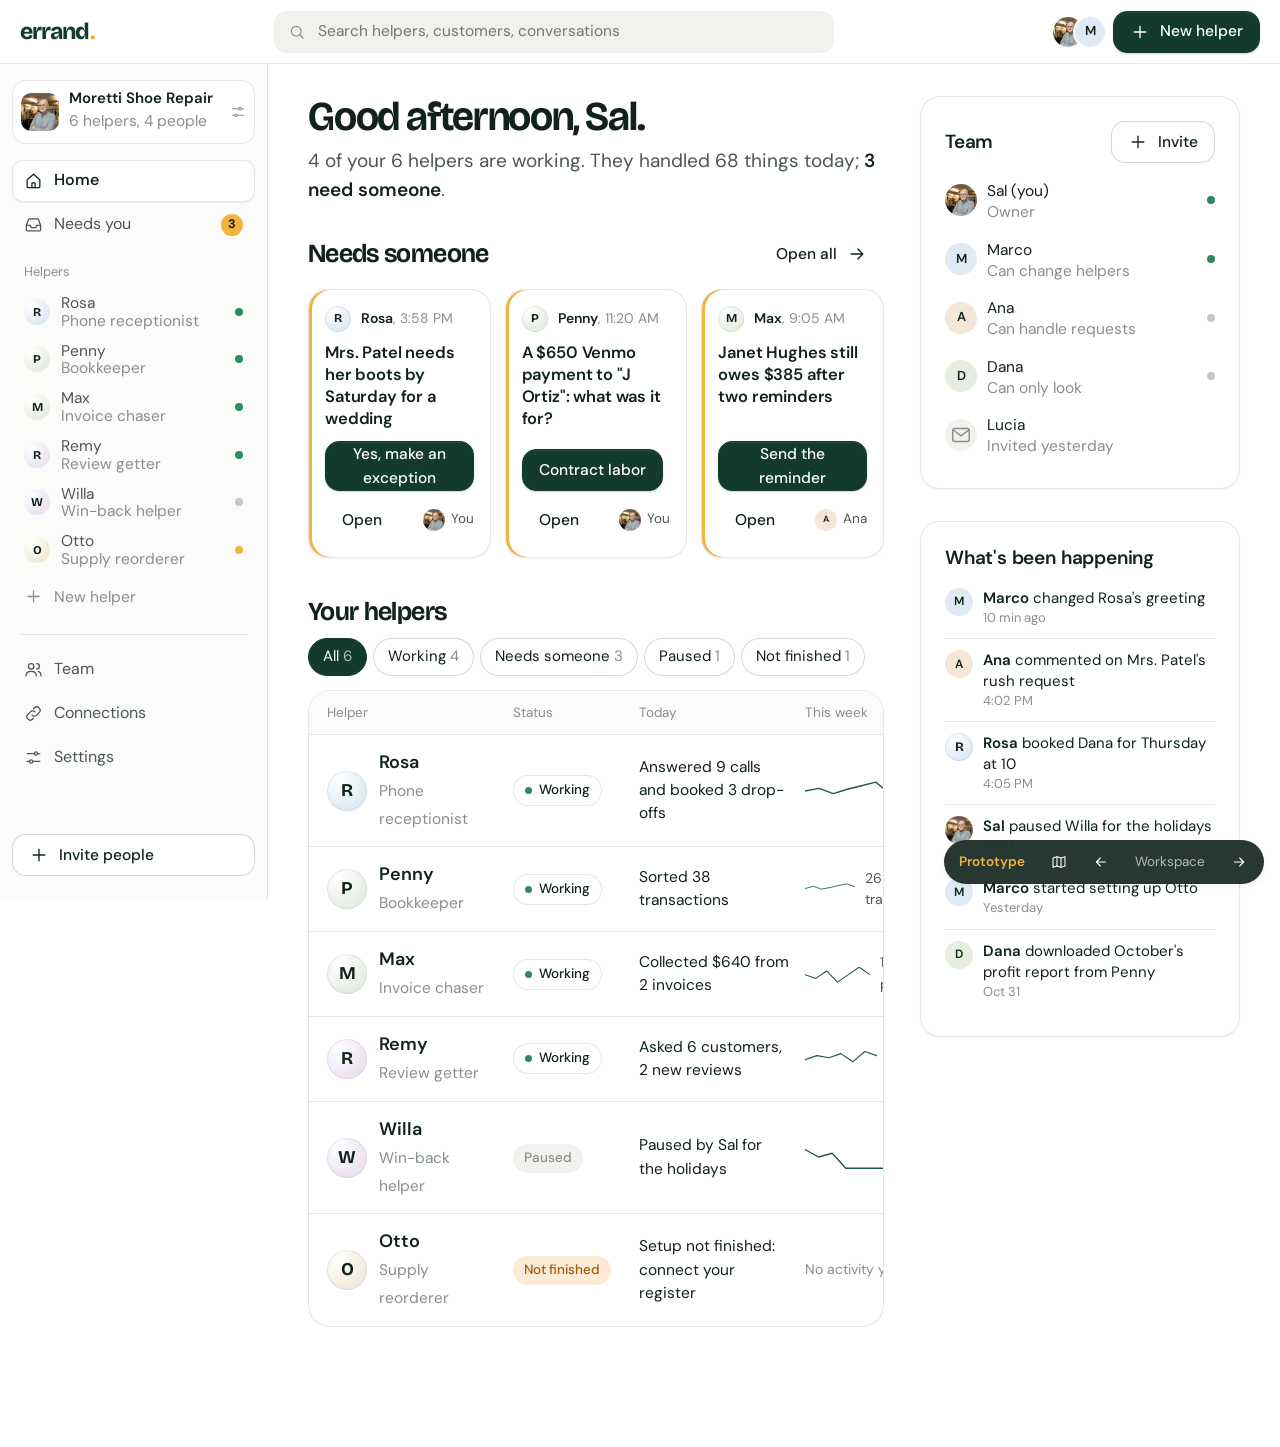
<file: workspace.html>
<!doctype html>
<html lang="en">
<head>
<meta charset="utf-8">
<meta name="viewport" content="width=device-width, initial-scale=1">
<title>Moretti Shoe Repair | Errand</title>
<link rel="stylesheet" href="styles.css">
<style>
  .wgrid { display: grid; grid-template-columns: minmax(0, 1fr) 320px; gap: 36px; align-items: start; }
  .hello p { margin-top: 8px; font-size: 19px; color: var(--ink-2); }
  .needs-row { display: grid; grid-template-columns: repeat(3, minmax(0, 1fr)); gap: 14px; margin-top: 14px; }
  .ncard { background: #fff; border: 1px solid var(--line); border-radius: 20px; padding: 16px; display: flex; flex-direction: column; gap: 10px; box-shadow: inset 3px 0 0 var(--marigold), var(--shadow-sm); }
  .ncard .top { display: flex; gap: 10px; align-items: center; font-size: 14px; color: var(--ink-3); }
  .ncard .top b { color: var(--ink); font-weight: 600; }
  .ncard h3 { font-size: 16.5px; line-height: 1.35; }
  .ncard .foot { margin-top: auto; display: flex; gap: 8px; align-items: center; flex-wrap: wrap; }
  .ncard .assignee { display: inline-flex; gap: 6px; align-items: center; font-size: 13.5px; color: var(--ink-2); margin-left: auto; }
  .sechead { display: flex; justify-content: space-between; align-items: center; gap: 12px; flex-wrap: wrap; margin-top: 40px; }
  .sechead h2 { font-size: 26px; }
  .filters-s { display: flex; gap: 6px; flex-wrap: wrap; }
  .filters-s button { border: 1px solid var(--line-2); background: #fff; border-radius: 99px; min-height: 38px; padding: 0 14px; font-size: 15px; cursor: pointer; }
  .filters-s button span { color: var(--ink-3); margin-left: 4px; }
  .filters-s button[aria-pressed="true"] { background: var(--navy); color: #fff; border-color: var(--navy); }
  .filters-s button[aria-pressed="true"] span { color: rgba(255,255,255,.65); }
  .htable { margin-top: 14px; background: #fff; border: 1px solid var(--line); border-radius: 22px; overflow: hidden; }
  .hrow { display: grid; grid-template-columns: minmax(200px, 1.3fr) 120px minmax(180px, 1.6fr) 140px 130px 92px; gap: 16px; align-items: center; padding: 14px 18px; border-top: 1px solid var(--line); text-decoration: none; }
  .hrow.head { border-top: 0; font-size: 13.5px; color: var(--ink-3); padding-top: 12px; padding-bottom: 10px; background: #FBFBFA; }
  a.hrow:hover { background: #FBFBFA; }
  .hrow .who { display: flex; gap: 12px; align-items: center; }
  .hrow .who strong { font-weight: 600; display: block; }
  .hrow .who .small { line-height: 1.2; }
  .hrow .wk { display: flex; gap: 10px; align-items: center; font-size: 14px; color: var(--ink-2); }
  .hrow .chg { display: flex; gap: 8px; align-items: center; font-size: 14px; color: var(--ink-2); }
  .hrow .needs { font-size: 14px; }
  .hrow .needs b { background: var(--marigold); color: var(--ink); border-radius: 99px; padding: 2px 9px; font-weight: 700; font-size: 13px; }
  .feed-s { list-style: none; margin: 0; padding: 0; }
  .feed-s li { display: flex; gap: 10px; padding: 11px 0; border-bottom: 1px solid var(--line); font-size: 15px; line-height: 1.4; }
  .feed-s li:last-child { border-bottom: 0; }
  .feed-s b { font-weight: 600; }
  .feed-s .t { display: block; font-size: 13px; color: var(--ink-3); }
  .people li { display: flex; gap: 10px; align-items: center; padding: 8px 0; font-size: 15.5px; }
  .people .on { width: 8px; height: 8px; border-radius: 50%; background: var(--ok); margin-left: auto; }
  .people .off { width: 8px; height: 8px; border-radius: 50%; background: #C4C8C5; margin-left: auto; }
  @media (max-width: 1560px) {
    .hrow { grid-template-columns: minmax(170px, 1.2fr) 110px minmax(150px, 1.5fr) 140px 110px; }
    .hrow > :nth-child(6) { display: none; }
  }
  @media (max-width: 1250px) { .wgrid { grid-template-columns: minmax(0, 1fr); } .needs-row { grid-template-columns: minmax(0, 1fr); } }
  @media (max-width: 1000px) {
    .hrow.head { display: none; }
    .hrow { grid-template-columns: 1fr auto; gap: 8px 12px; }
    .hrow > :nth-child(3), .hrow > :nth-child(4), .hrow > :nth-child(5) { grid-column: 1 / -1; }
    .hrow > :nth-child(6) { display: none; }
  }
</style>
</head>
<body>
<div id="content">
  <div class="wgrid">
    <div>
      <div class="hello"><h1 id="hello"></h1><p id="sum"></p></div>

      <div class="sechead" style="margin-top:28px"><h2>Needs someone</h2><a class="btn btn-ghost btn-sm" href="inbox.html">Open all <i data-icon="right"></i></a></div>
      <div class="needs-row" id="needs"></div>

      <div class="sechead"><h2>Your helpers</h2><div class="filters-s" id="filt"></div></div>
      <div class="htable" id="table"></div>
    </div>

    <aside class="stack-lg">
      <div class="panel">
        <div class="spread"><h3>Team</h3><a class="btn btn-sm" href="team.html#invite"><i data-icon="plus"></i> Invite</a></div>
        <ul class="people" id="people" style="list-style:none;padding:0;margin:8px 0 0"></ul>
      </div>
      <div class="panel">
        <h3>What's been happening</h3>
        <ul class="feed-s" id="feed" style="margin-top:6px"></ul>
      </div>
    </aside>
  </div>
</div>

<script src="app.js"></script>
<script src="demos.js"></script>
<script src="render.js"></script>
<script src="studio.js"></script>
<script>
studioShell('home');
const hour = new Date().getHours();
$('#hello').textContent = `Good ${hour < 12 ? 'morning' : hour < 18 ? 'afternoon' : 'evening'}, Sal.`;
const open = WS.inbox.filter(i => i.state === 'open');
const working = WS.helpers.filter(h => h.status === 'working').length;
$('#sum').innerHTML = `${working} of your ${WS.helpers.length} helpers are working. They handled 68 things today; <b style="font-weight:600;color:var(--ink)">${open.length} need someone</b>.`;

/* Needs someone */
$('#needs').innerHTML = open.map(i => {
  const h = wsHelper(i.h), d = helperDemo(h), p = person(i.assignee);
  return `<div class="ncard"><div class="top">${helperAva(h, 26)}<span><b>${d.name}</b>, ${i.when}</span></div>
    <h3>${esc(i.title)}</h3>
    <div class="foot"><button class="btn btn-sm btn-primary" data-act="${i.id}">${esc(i.actions[0])}</button><a class="btn btn-sm btn-ghost" href="inbox.html?i=${i.id}">Open</a>
      <span class="assignee">${personAva(p, 22)}${p.id === WS.me ? 'You' : p.first}</span></div></div>`;
}).join('');
$('#needs').addEventListener('click', e => {
  const b = e.target.closest('[data-act]'); if (!b) return;
  const card = b.closest('.ncard'); const it = WS.inbox.find(x => x.id === b.dataset.act);
  card.innerHTML = `<div class="top">${icon('check')}<span><b>Done</b></span></div><h3>${esc(it.title)}</h3><p class="small muted">${esc(helperDemo(wsHelper(it.h)).name)} will take it from here: “${esc(it.actions[0])}”.</p>`;
  card.style.boxShadow = 'inset 3px 0 0 var(--ok), var(--shadow-sm)';
  toast('Done. The helper is taking care of it.');
});

/* Helpers table */
const counts = { all: WS.helpers.length, working: 0, needs: 0, paused: 0, draft: 0 };
WS.helpers.forEach(h => { counts[h.status]++; if (h.needs) counts.needs++; });
const F = [['all', 'All'], ['working', 'Working'], ['needs', 'Needs someone'], ['paused', 'Paused'], ['draft', 'Not finished']];
$('#filt').innerHTML = F.map(([k, l], i) => `<button aria-pressed="${i === 0}" data-f="${k}">${l}<span>${counts[k]}</span></button>`).join('');
function rowHTML(h) {
  const d = helperDemo(h), st = STATUS[h.status], who = person(h.edited[0]);
  const total = h.week.reduce((a, b) => a + b, 0);
  return `<a class="hrow" href="helper.html?h=${h.id}" data-status="${h.status}" data-needs="${h.needs ? 1 : 0}">
    <span class="who">${helperAva(h, 40)}<span><strong>${d.name}</strong><span class="small faint">${d.role}</span></span></span>
    <span><span class="pill ${st[1]}">${st[0]}</span></span>
    <span class="small">${esc(h.today)}</span>
    <span class="wk">${h.status === 'draft' ? '<span class="faint">No activity yet</span>' : spark(h.week) + `<span>${total} ${h.unit}</span>`}</span>
    <span class="needs">${h.needs ? `<b>${h.needs}</b> needs someone` : h.draft ? `<span class="pill blue" style="background:var(--accent-tint);color:#7A5200">${h.draft} unpublished</span>` : '<span class="faint">All clear</span>'}</span>
    <span class="chg">${personAva(who, 22)}${esc(h.edited[1])}</span></a>`;
}
$('#table').innerHTML = `<div class="hrow head"><span>Helper</span><span>Status</span><span>Today</span><span>This week</span><span>Attention</span><span>Last change</span></div>` + WS.helpers.map(rowHTML).join('');
$('#filt').addEventListener('click', e => {
  const b = e.target.closest('button'); if (!b) return;
  $$('#filt button').forEach(x => x.setAttribute('aria-pressed', String(x === b)));
  const f = b.dataset.f;
  $$('#table a.hrow').forEach(r => r.classList.toggle('hide', !(f === 'all' || r.dataset.status === f || (f === 'needs' && r.dataset.needs === '1'))));
});

/* Team + activity */
$('#people').innerHTML = WS.team.map(p => `<li>${personAva(p, 32)}<span>${p.first}${p.id === WS.me ? ' (you)' : ''}<span class="small faint" style="display:block;line-height:1.2">${ROLES[p.role].label}</span></span><i class="${p.online ? 'on' : 'off'}" title="${p.online ? 'Online now' : 'Away'}"></i></li>`).join('') +
  WS.invites.map(v => `<li><span class="pava" style="width:32px;height:32px;background:var(--bg-2);color:var(--ink-3)">${icon('mail')}</span><span>${v.name.split(' ')[0]}<span class="small faint" style="display:block;line-height:1.2">Invited ${v.sent.toLowerCase()}</span></span></li>`).join('');
$('#feed').innerHTML = WS.activity.map(([who, what, hid, when]) => {
  const p = person(who), h = wsHelper(who);
  const av = p ? personAva(p, 28) : helperAva(h, 28), name = p ? p.first : helperDemo(h).name;
  return `<li>${av}<span><b>${name}</b> ${esc(what)}<span class="t">${when}</span></span></li>`;
}).join('');
</script>
</body>
</html>
</file>
<file: styles.css>
/* Errand prototype v0.3 — "Main Street" design system
   Direction: clean and bright, like a well-kept shop on a sunny street. Real photos of
   owners at work carry the warmth; the UI stays white and quiet around them.
   Evergreen for trust and action, marigold only for "needs you". Bricolage Grotesque
   (shop-sign character) for headlines, DM Sans for everything people read and do. */

@import url('https://fonts.googleapis.com/css2?family=Bricolage+Grotesque:opsz,wght@12..96,400..800&family=DM+Sans:opsz,wght@9..40,400..700&display=swap');

:root {
  --bg: #FFFFFF;
  --bg-2: #F2F1EE;
  --bg-3: #E7E5DF;
  --surface: #FFFFFF;
  --ink: #10221B;
  --ink-2: #4C5752;
  --ink-3: #87908B;
  --line: rgba(16, 34, 27, .10);
  --line-2: rgba(16, 34, 27, .18);
  --navy: #123B2E;          /* evergreen: main buttons and brand (name kept for older screens) */
  --green-2: #1E5A45;
  --accent: #C98A0E;        /* marigold text/edges for "needs you" */
  --marigold: #F2B33D;
  --accent-tint: #FCEFD2;
  --ok: #2E8A5E;
  --ok-tint: #E3F2E9;
  --warn: #A35A12;
  --warn-tint: #FBEBD6;

  --serif: 'Bricolage Grotesque', 'DM Sans', -apple-system, sans-serif;   /* display role */
  --sans: 'DM Sans', -apple-system, 'Segoe UI', sans-serif;

  --r-sm: 10px; --r: 14px; --r-lg: 20px; --r-xl: 26px;
  --shadow-sm: 0 1px 2px rgba(16,34,27,.06);
  --shadow: 0 1px 2px rgba(16,34,27,.05), 0 12px 28px -14px rgba(16,34,27,.18);
  --shadow-lg: 0 2px 6px rgba(16,34,27,.05), 0 30px 60px -28px rgba(16,34,27,.30);

  --s1: 4px; --s2: 8px; --s3: 12px; --s4: 16px; --s5: 24px; --s6: 32px; --s7: 48px; --s8: 72px; --s9: 112px;
  --tap: 52px;

  --paper: var(--bg); --paper-2: var(--bg-2); --white: var(--surface);
  --klein: var(--accent); --klein-tint: var(--accent-tint);
  --rule: 1px solid var(--line); --rule-thin: 1px solid var(--line); --hard: var(--shadow-lg);
}

* { box-sizing: border-box; }
html { -webkit-text-size-adjust: 100%; scroll-behavior: smooth; }
body {
  margin: 0; background: var(--bg); color: var(--ink);
  font-family: var(--sans); font-size: 18px; line-height: 1.55;
  -webkit-font-smoothing: antialiased; text-rendering: optimizeLegibility;
}
img, svg { display: block; }
a { color: inherit; }
button, input, textarea, select { font: inherit; color: inherit; }
:focus-visible { outline: 2px solid var(--green-2); outline-offset: 3px; border-radius: 8px; }
::selection { background: var(--accent-tint); }

/* ---------- Type ---------- */
h1, h2, h3, .display { margin: 0; font-family: var(--serif); font-weight: 650; color: var(--ink); }
.display { font-size: clamp(46px, 7vw, 88px); line-height: .98; letter-spacing: -0.035em; font-variation-settings: "opsz" 96; }
h1 { font-size: clamp(36px, 4.6vw, 58px); line-height: 1.02; letter-spacing: -0.03em; font-variation-settings: "opsz" 96; }
h2 { font-size: clamp(28px, 3.2vw, 42px); line-height: 1.08; letter-spacing: -0.025em; font-variation-settings: "opsz" 72; }
h3 { font-family: var(--sans); font-size: 19px; line-height: 1.3; font-weight: 600; letter-spacing: -0.01em; }
.h3-serif { font-family: var(--serif); font-weight: 650; font-size: 23px; letter-spacing: -0.02em; }
h1 em, h2 em, .display em, .h3-serif em { font-style: normal; color: inherit; }
em, .it { font-style: italic; }
p { margin: 0; max-width: 64ch; }
.lead { font-size: 21px; line-height: 1.5; color: var(--ink-2); max-width: 46ch; }
.small { font-size: 15.5px; line-height: 1.5; }
.muted { color: var(--ink-2); }
.faint { color: var(--ink-3); }
.label { font-size: 14px; font-weight: 500; color: var(--ink-3); }
.kicker { font-size: 16.5px; color: var(--ink-2); }
.num { font-variant-numeric: tabular-nums; font-weight: 600; letter-spacing: -0.01em; }

/* ---------- Layout ---------- */
.wrap { width: min(1200px, 100% - 48px); margin-inline: auto; }
.stack > * + * { margin-top: var(--s4); }
.stack-lg > * + * { margin-top: var(--s6); }
.row { display: flex; gap: var(--s3); align-items: center; flex-wrap: wrap; }
.spread { display: flex; justify-content: space-between; align-items: center; gap: var(--s4); flex-wrap: wrap; }

/* ---------- Top bar ---------- */
.topbar { position: sticky; top: 0; z-index: 30; background: rgba(255,255,255,.86); backdrop-filter: saturate(1.4) blur(14px); -webkit-backdrop-filter: saturate(1.4) blur(14px); border-bottom: 1px solid transparent; }
.topbar.scrolled, .topbar.solid { border-bottom-color: var(--line); }
.topbar .wrap { display: flex; align-items: center; justify-content: space-between; height: 72px; gap: var(--s4); }
.brand { display: inline-flex; align-items: baseline; gap: 1px; text-decoration: none; font-family: var(--serif); font-weight: 750; font-size: 26px; letter-spacing: -0.04em; color: var(--navy); }
.brand i { font-style: normal; color: var(--marigold); }
.topbar nav { display: flex; gap: var(--s2); align-items: center; }
.topbar .btn { white-space: nowrap; }
.navlinks { display: flex; gap: 4px; }
.navlinks a { text-decoration: none; font-size: 16px; padding: 8px 14px; border-radius: 999px; color: var(--ink-2); }
.navlinks a:hover { color: var(--ink); background: rgba(14,27,46,.05); }

/* ---------- Buttons ---------- */
.btn {
  display: inline-flex; align-items: center; justify-content: center; gap: 10px;
  min-height: var(--tap); padding: 0 24px; border-radius: 14px;
  border: 1px solid var(--line-2); background: var(--surface); color: var(--ink);
  font-weight: 500; font-size: 17px; text-decoration: none; cursor: pointer;
  transition: background .15s, box-shadow .15s, transform .1s, border-color .15s;
}
.btn:hover { border-color: rgba(14,27,46,.32); box-shadow: var(--shadow-sm); }
.btn:active { transform: scale(.985); }
.btn-primary { background: var(--navy); border-color: var(--navy); color: #fff; box-shadow: 0 1px 2px rgba(14,27,46,.2), inset 0 1px 0 rgba(255,255,255,.08); }
.btn-primary:hover { background: #0C2D22; border-color: #0C2D22; box-shadow: 0 8px 20px -8px rgba(18,59,46,.6); }
.btn-ink { background: var(--navy); color: #fff; border-color: var(--navy); }
.btn-ghost { border-color: transparent; background: transparent; padding: 0 16px; }
.btn-ghost:hover { background: rgba(14,27,46,.05); box-shadow: none; border-color: transparent; }
.btn-lg { min-height: 60px; font-size: 18px; padding: 0 30px; }
.btn-sm { min-height: 42px; font-size: 15.5px; padding: 0 16px; }
.btn[disabled] { opacity: .38; pointer-events: none; }
.btn .ic { width: 20px; height: 20px; }
.round-go { width: 46px; height: 46px; border-radius: 50%; background: var(--navy); color: #fff; border: 0; display: grid; place-items: center; cursor: pointer; flex: none; transition: transform .12s, opacity .15s; }
.round-go:hover { transform: scale(1.05); }
.round-go[disabled] { opacity: .3; pointer-events: none; }
.round-go .ic { width: 20px; height: 20px; }

.chip {
  display: inline-flex; align-items: center; gap: 8px; min-height: 44px; padding: 0 16px;
  border: 1px solid var(--line-2); border-radius: 999px; background: #fff;
  cursor: pointer; font-size: 16px; font-weight: 450; color: var(--ink); transition: all .15s;
}
.chip::before { content: ""; width: 5px; height: 5px; border-radius: 50%; background: var(--ink-3); }
.chip.no-dot::before { display: none; }
.chip:hover { border-color: var(--ink); background: var(--surface); }
.chip[aria-pressed="true"] { background: var(--navy); color: #fff; border-color: var(--navy); }
.chip[aria-pressed="true"]::before { background: #fff; }
.chip .ic { width: 18px; height: 18px; }

/* ---------- Surfaces ---------- */
.panel { background: var(--surface); border: 1px solid var(--line); border-radius: var(--r-lg); padding: var(--s5); box-shadow: var(--shadow-sm); }
.panel-flat { background: var(--bg-2); border-radius: var(--r-lg); padding: var(--s5); }
.hard { box-shadow: var(--shadow-lg); }
.divider { border: 0; border-top: 1px solid var(--line); margin: var(--s5) 0; }

.pill { display: inline-flex; align-items: center; gap: 7px; font-size: 13.5px; font-weight: 500; padding: 4px 11px; border-radius: 999px; background: var(--bg-2); color: var(--ink-2); white-space: nowrap; }
.pill.on { color: var(--ok); background: var(--ok-tint); }
.pill.on::before, .pill.live::before { content: ""; width: 7px; height: 7px; background: var(--ok); border-radius: 50%; }
.pill.live { background: var(--surface); color: var(--ink); border: 1px solid var(--line); }
.pill.live::before { animation: pulse 2s infinite; }
.pill.wait { color: var(--warn); background: var(--warn-tint); }
.pill.off { color: var(--ink-3); background: var(--bg-2); }
.pill.blue { background: var(--accent-tint); color: var(--accent); }
@keyframes pulse { 0% { box-shadow: 0 0 0 0 rgba(46,138,94,.45); } 70% { box-shadow: 0 0 0 7px rgba(46,138,94,0); } 100% { box-shadow: 0 0 0 0 rgba(46,138,94,0); } }

/* ---------- Inputs ---------- */
.field { display: flex; border: 1px solid var(--line-2); background: var(--surface); border-radius: var(--r); min-height: 58px; align-items: center; padding: 4px 6px 4px 4px; transition: border-color .15s, box-shadow .15s; }
.field input, .field textarea { flex: 1; border: 0; background: transparent; padding: 12px 14px; font-size: 18px; outline: none; min-width: 0; resize: none; }
.field:focus-within { border-color: var(--green-2); box-shadow: 0 0 0 4px rgba(30,90,69,.12); }
.field .btn { min-height: 46px; }
.icon-btn { width: 46px; height: 46px; flex: none; display: grid; place-items: center; border: 0; background: transparent; cursor: pointer; border-radius: 50%; color: var(--ink-2); }
.icon-btn:hover { background: rgba(14,27,46,.06); color: var(--ink); }
.icon-btn .ic { width: 22px; height: 22px; }

.toggle { position: relative; width: 52px; height: 30px; flex: none; border: 0; border-radius: 999px; background: #D8D4CA; cursor: pointer; padding: 0; transition: background .2s; }
.toggle::after { content: ""; position: absolute; top: 3px; left: 3px; width: 24px; height: 24px; border-radius: 50%; background: #fff; box-shadow: 0 1px 3px rgba(0,0,0,.2); transition: transform .2s ease; }
.toggle[aria-checked="true"] { background: var(--ok); }
.toggle[aria-checked="true"]::after { transform: translateX(22px); }

/* ---------- Icons ---------- */
.ic { width: 22px; height: 22px; flex: none; stroke: currentColor; fill: none; stroke-width: 1.6; stroke-linecap: round; stroke-linejoin: round; }

/* ---------- Helper avatar ---------- */
.ava { width: 44px; height: 44px; border-radius: 50%; flex: none; display: grid; place-items: center; font-family: var(--serif); font-weight: 700; font-size: 19px; color: var(--ink); background: radial-gradient(circle at 30% 25%, #fff 0, var(--tint, #E9EDFB) 70%); box-shadow: inset 0 0 0 1px rgba(14,27,46,.08); }
.ava.lg { width: 64px; height: 64px; font-size: 30px; }
.ava.xl { width: 88px; height: 88px; font-size: 42px; }

/* ---------- Helper card ("badge") ---------- */
.badge { background: var(--surface); border: 1px solid var(--line); border-radius: var(--r-xl); box-shadow: var(--shadow-lg); overflow: hidden; }
.badge-top { padding: 22px 22px 18px; display: flex; gap: 16px; align-items: center; }
.badge-top .who { flex: 1; min-width: 0; }
.badge-top strong { display: block; font-family: var(--serif); font-weight: 700; font-size: 32px; line-height: 1.05; letter-spacing: -0.02em; }
.badge-top .role { color: var(--ink-2); font-size: 16px; }
.badge-row { border-top: 1px solid var(--line); padding: 13px 22px; display: grid; grid-template-columns: 104px 1fr; gap: 12px; align-items: start; min-height: 50px; }
.badge-row .k { font-size: 14px; color: var(--ink-3); padding-top: 3px; }
.badge-row .v { font-size: 16px; font-weight: 500; display: flex; flex-wrap: wrap; gap: 6px; align-items: center; }
.badge-row .v.empty { color: #A9B0AC; font-weight: 400; }
.badge-row.fresh { animation: fresh 1.6s ease; }
@keyframes fresh { 0% { background: var(--accent-tint); } 100% { background: transparent; } }
.badge-phone { font-size: 22px; font-weight: 500; letter-spacing: -0.01em; }
.tag { display: inline-flex; align-items: center; gap: 6px; border-radius: 999px; padding: 3px 11px; font-size: 14.5px; font-weight: 500; background: var(--bg); border: 1px solid var(--line); }
.tag .ic { width: 15px; height: 15px; }

/* ---------- Conversation (builder) ---------- */
.convo { display: flex; flex-direction: column; gap: var(--s5); }
.msg { display: flex; gap: 14px; align-items: flex-start; animation: rise .3s ease both; scroll-margin-bottom: 150px; }
@keyframes rise { from { opacity: 0; transform: translateY(6px); } to { opacity: 1; transform: none; } }
.avatar { width: 36px; height: 36px; flex: none; display: grid; place-items: center; border-radius: 50%; font-size: 15px; font-weight: 600; }
.avatar.builder { background: var(--navy); color: var(--marigold); font-family: var(--serif); font-weight: 800; font-size: 18px; }
.avatar.user { background: var(--bg-2); color: var(--ink-2); }
.msg-body { flex: 1; min-width: 0; padding-top: 4px; }
.msg-body > * + * { margin-top: 14px; }
.msg-who { font-size: 14px; color: var(--ink-3); }
.msg.user .bubble { background: var(--surface); border: 1px solid var(--line); border-radius: 20px 20px 20px 6px; padding: 14px 18px; font-size: 19px; line-height: 1.45; display: inline-block; box-shadow: var(--shadow-sm); }
.msg.builder p { font-size: 19px; line-height: 1.55; }
.typing { display: inline-flex; gap: 5px; padding: 10px 0; }
.typing i { width: 7px; height: 7px; border-radius: 50%; background: var(--ink-3); animation: blink 1s infinite; }
.typing i:nth-child(2) { animation-delay: .15s; } .typing i:nth-child(3) { animation-delay: .3s; }
@keyframes blink { 0%, 100% { opacity: .25; } 50% { opacity: 1; } }

.act { background: var(--surface); border: 1px solid var(--line); border-radius: var(--r-lg); box-shadow: var(--shadow); overflow: hidden; }
.act-head { padding: 16px 20px; border-bottom: 1px solid var(--line); display: flex; gap: 12px; align-items: center; }
.act-head .ic { width: 22px; height: 22px; color: var(--ink-2); }
.act-head h3 { font-size: 18px; }
.act-body { padding: 18px 20px 20px; }
.act-body > * + * { margin-top: 14px; }
.act-foot { padding: 14px 20px; border-top: 1px solid var(--line); background: rgba(238,233,222,.4); display: flex; gap: 10px; flex-wrap: wrap; align-items: center; }
.act.done { box-shadow: none; opacity: .7; }
.act.done .act-foot { display: none; }
.act .why { font-size: 16px; color: var(--ink-2); }

.option { display: flex; gap: 14px; align-items: flex-start; padding: 16px; border: 1px solid var(--line-2); border-radius: var(--r); background: var(--surface); cursor: pointer; text-align: left; width: 100%; transition: border-color .15s, background .15s; }
.option + .option { margin-top: 10px; }
.option:hover { border-color: var(--ink-2); }
.option[aria-checked="true"] { border-color: var(--ink); background: #fff; box-shadow: 0 0 0 1px var(--ink); }
.option .radio { width: 22px; height: 22px; border-radius: 50%; border: 1.5px solid var(--line-2); flex: none; margin-top: 2px; display: grid; place-items: center; background: #fff; }
.option[aria-checked="true"] .radio { border-color: var(--navy); background: var(--navy); }
.option[aria-checked="true"] .radio::after { content: ""; width: 8px; height: 8px; border-radius: 50%; background: #fff; }
.option strong { display: block; font-size: 18px; font-weight: 550; }
.option span.d { display: block; font-size: 15.5px; color: var(--ink-2); margin-top: 2px; }
.option .rec { margin-left: auto; }

.checklist { list-style: none; padding: 0; margin: 0; }
.checklist li { display: flex; gap: 12px; align-items: center; padding: 9px 0; border-bottom: 1px solid var(--line); font-size: 17px; }
.checklist li:last-child { border-bottom: 0; }
.checklist .box { width: 22px; height: 22px; border-radius: 50%; border: 1.5px solid var(--line-2); flex: none; display: grid; place-items: center; }
.checklist li.ok .box { background: var(--ok); border-color: var(--ok); color: #fff; }
.checklist li.ok .box .ic { width: 13px; height: 13px; stroke-width: 2.6; }
.checklist li.pending { color: var(--ink-3); }
.checklist li.work .box { border-color: var(--green-2); border-top-color: transparent; animation: spin .8s linear infinite; }
.checklist li.ask .box { background: var(--warn); border-color: var(--warn); }
@keyframes spin { to { transform: rotate(360deg); } }

.yesno { display: flex; justify-content: space-between; align-items: center; gap: 12px; padding: 12px 0; border-bottom: 1px solid var(--line); }
.yesno:last-child { border-bottom: 0; }
.seg { display: inline-flex; background: var(--bg-2); border-radius: 999px; padding: 3px; }
.seg button { min-height: 40px; min-width: 64px; padding: 0 14px; border: 0; background: transparent; border-radius: 999px; font-weight: 500; cursor: pointer; }
.seg button[aria-pressed="true"] { background: var(--surface); box-shadow: var(--shadow-sm); }

.voices { display: grid; grid-template-columns: repeat(3, 1fr); gap: 10px; }
.voice { border: 1px solid var(--line-2); border-radius: var(--r); padding: 14px; background: #fff; cursor: pointer; text-align: left; }
.voice[aria-checked="true"] { border-color: var(--ink); box-shadow: 0 0 0 1px var(--ink); }
.voice strong { display: block; font-size: 18px; font-weight: 550; }
.wave { display: flex; gap: 3px; align-items: center; height: 26px; margin: 8px 0; }
.wave i { width: 3px; border-radius: 3px; background: var(--ink-2); height: 30%; }
.voice.playing .wave i { animation: wave .9s ease-in-out infinite; background: var(--green-2); }
.voice.playing .wave i:nth-child(2n) { animation-delay: .1s; } .voice.playing .wave i:nth-child(3n) { animation-delay: .25s; }
@keyframes wave { 0%, 100% { height: 25%; } 50% { height: 100%; } }

.composer { position: sticky; bottom: 0; background: linear-gradient(to top, var(--bg) 70%, rgba(246,243,236,0)); padding: 24px 0 20px; }

/* ---------- Modal / drawer ---------- */
.scrim { position: fixed; inset: 0; background: rgba(14,27,46,.32); backdrop-filter: blur(3px); display: none; z-index: 60; }
.scrim.open { display: grid; place-items: center; padding: 20px; }
.modal { background: var(--surface); border-radius: var(--r-xl); box-shadow: var(--shadow-lg); width: min(520px, 100%); max-height: 90vh; overflow: auto; animation: rise .22s ease both; }
.modal-head { padding: 20px 24px 8px; display: flex; justify-content: space-between; align-items: center; gap: 12px; }
.modal-head h3 { font-family: var(--serif); font-weight: 650; font-size: 24px; letter-spacing: -0.02em; }
.modal-body { padding: 8px 24px 20px; }
.modal-body > * + * { margin-top: 16px; }
.modal-foot { padding: 16px 24px 22px; display: flex; gap: 10px; justify-content: flex-end; flex-wrap: wrap; }

.drawer { position: fixed; top: 12px; right: 12px; bottom: 12px; width: min(460px, calc(100% - 24px)); background: var(--surface); border-radius: var(--r-xl); box-shadow: var(--shadow-lg); z-index: 61; transform: translateX(110%); transition: transform .28s cubic-bezier(.2,.8,.2,1); display: flex; flex-direction: column; overflow: hidden; }
.drawer.open { transform: none; }
.drawer-body { padding: 24px; overflow: auto; flex: 1; }
.drawer-body > * + * { margin-top: 18px; }

/* ---------- App shell ---------- */
.shell { display: grid; grid-template-columns: 272px minmax(0, 1fr); min-height: calc(100vh - 72px); }
.side { padding: 20px 16px; border-right: 1px solid var(--line); }
.side a { display: flex; gap: 12px; align-items: center; min-height: 48px; padding: 0 14px; text-decoration: none; font-size: 17px; border-radius: 12px; color: var(--ink-2); }
.side a:hover { background: rgba(14,27,46,.05); color: var(--ink); }
.side a[aria-current="page"] { background: var(--surface); color: var(--ink); box-shadow: var(--shadow-sm); font-weight: 550; }
.side .agent-switch { display: flex; gap: 12px; align-items: center; padding: 12px; border-radius: var(--r); background: var(--surface); border: 1px solid var(--line); margin-bottom: 18px; }
.side .agent-switch .mini { width: 40px; height: 40px; border-radius: 50%; display: grid; place-items: center; font-family: var(--serif); font-size: 20px; background: radial-gradient(circle at 30% 25%, #fff 0, #E0EAF4 70%); }
.side .team { margin: 4px 0 14px; }
.side .team a { min-height: 42px; font-size: 16px; }
.side .team .mini-s { width: 26px; height: 26px; border-radius: 50%; display: grid; place-items: center; font-family: var(--serif); font-size: 13px; background: var(--tint, #EEE); }
.side .sep { height: 1px; background: var(--line); margin: 14px 4px; }
.side .side-label { font-size: 13px; color: var(--ink-3); padding: 8px 14px 4px; }
.main { padding: 40px 48px 120px; min-width: 0; }

/* ---------- Device mockups ---------- */
.phone { width: 340px; max-width: 100%; border-radius: 40px; background: #fff; box-shadow: var(--shadow-lg), 0 0 0 9px #fff, 0 0 0 10px var(--line); display: flex; flex-direction: column; height: 600px; overflow: hidden; margin: 10px; }
.phone-top { border-bottom: 1px solid var(--line); padding: 16px 18px 12px; display: flex; align-items: center; gap: 10px; font-weight: 550; font-size: 15.5px; }
.phone-screen { flex: 1; overflow: auto; padding: 16px; display: flex; flex-direction: column; gap: 8px; background: #F7F7F5; }
.sms { max-width: 84%; padding: 10px 14px; font-size: 15.5px; line-height: 1.42; border-radius: 18px; background: #fff; border: 1px solid var(--line); animation: rise .25s ease both; }
.sms.me { align-self: flex-end; background: var(--navy); color: #fff; border-color: var(--navy); border-bottom-right-radius: 6px; }
.sms.agent { align-self: flex-start; background: #E8F1EC; border-color: transparent; border-bottom-left-radius: 6px; }
.sms.other { align-self: flex-start; border-bottom-left-radius: 6px; }
.sms .who { font-size: 12px; font-weight: 600; color: var(--ink-3); margin-bottom: 2px; }
.sms.me .who { color: rgba(255,255,255,.6); }
.sms-time { align-self: center; font-size: 12.5px; color: var(--ink-3); font-weight: 500; padding: 4px 0; }

/* ---------- Glow (only where something is being created) ---------- */
.glow { display: none; position: absolute; inset: -10% -5% auto; height: 760px; pointer-events: none; z-index: 0; filter: blur(70px); opacity: .85;
  background:
    radial-gradient(38% 42% at 30% 40%, #F7D2B8 0, transparent 70%),
    radial-gradient(34% 40% at 55% 30%, #E6CDE5 0, transparent 70%),
    radial-gradient(36% 44% at 74% 46%, #C9D3F4 0, transparent 70%),
    radial-gradient(30% 30% at 50% 70%, #CFE6EE 0, transparent 70%); }

/* ---------- Prototype bar (not part of the product) ---------- */
.proto { position: fixed; right: 16px; bottom: 16px; z-index: 80; display: flex; align-items: center; gap: 2px; background: rgba(16,34,27,.9); color: #fff; padding: 5px; font-size: 13.5px; border-radius: 999px; box-shadow: var(--shadow-lg); backdrop-filter: blur(8px); }
.proto a, .proto span { display: inline-flex; align-items: center; gap: 6px; min-height: 34px; padding: 0 12px; text-decoration: none; border-radius: 999px; }
.proto a:hover { background: rgba(255,255,255,.12); }
.proto .ic { width: 16px; height: 16px; }
.proto .where { color: rgba(255,255,255,.65); }
.proto .tagp { color: var(--marigold); padding-left: 10px; font-weight: 600; }

/* ---------- Utilities ---------- */
.hide { display: none !important; }
.center { text-align: center; }
.mt-0 { margin-top: 0 !important; }
.sr { position: absolute; width: 1px; height: 1px; overflow: hidden; clip: rect(0 0 0 0); }

@media (max-width: 900px) {
  body { font-size: 17px; }

  .shell { grid-template-columns: minmax(0, 1fr); }
  .side { border-right: 0; border-bottom: 1px solid var(--line); display: flex; overflow-x: auto; gap: 4px; padding: 10px; }
  .side .agent-switch, .side .sep, .side .hide-m, .side .team, .side .side-label { display: none; }
  .side a { white-space: nowrap; }
  .main { padding: 24px 16px 120px; }
  .voices { grid-template-columns: 1fr; }
  .wrap { width: calc(100% - 32px); }
  .navlinks { display: none; }
  .proto { right: 8px; bottom: 8px; }
  .proto .where, .proto .tagp { display: none; }
}
@media (prefers-reduced-motion: reduce) {
  *, *::before, *::after { animation: none !important; transition: none !important; }
  html { scroll-behavior: auto; }
}

/* ---------- Demo players (shared by landing, demo, try-it) ---------- */
.typebar { border-top: 1px solid var(--line); padding: 10px 12px; display: flex; gap: 8px; align-items: center; }
.typebar span { flex: 1; background: var(--bg); border-radius: 999px; padding: 8px 14px; color: var(--ink-3); font-size: 15px; }
.typebar .ic { width: 20px; height: 20px; color: var(--ink-3); }
.callbar { border-top: 1px solid var(--line); padding: 12px 16px; display: flex; justify-content: space-between; align-items: center; }
.phone-top .ava { width: 32px; height: 32px; font-size: 15px; }
.photo-ph { display: flex; gap: 8px; align-items: center; justify-content: center; min-width: 180px; height: 96px; border-radius: 12px; font-size: 13px; color: var(--ink-2);
  background: linear-gradient(135deg, #E9DCC9, #D7E2D2 55%, #CFD8EA); }
.sms.me .photo-ph { color: var(--ink); }
.photo-ph .ic { width: 18px; height: 18px; }
.mock { background: var(--surface); border: 1px solid var(--line); border-radius: var(--r-xl); box-shadow: var(--shadow-lg); overflow: hidden; width: 100%; }
.mail-head { padding: 20px 24px 16px; border-bottom: 1px solid var(--line); }
.mail-body { padding: 18px 24px 24px; max-height: 470px; overflow: auto; font-size: 16px; line-height: 1.55; }
.mail-body > * + * { margin-top: 10px; }
.mail-body p { animation: rise .25s ease both; }
.mail-btn { display: inline-block; background: var(--navy); color: #fff; padding: 9px 18px; border-radius: 999px; font-size: 15px; font-weight: 500; }
.mail-reply { border-left: 2px solid var(--line-2); padding: 4px 0 4px 14px; margin-top: 16px !important; animation: rise .25s ease both; }
.mail-reply.agent { border-left-color: var(--green-2); }
.ledger table { width: 100%; border-collapse: collapse; font-size: 15.5px; }
.ledger th { text-align: left; font-weight: 500; font-size: 13.5px; color: var(--ink-3); padding: 12px 20px 8px; }
.ledger td { padding: 12px 20px; border-top: 1px solid var(--line); vertical-align: middle; }
.ledger tr { animation: rise .3s ease both; }
.ledger .r { text-align: right; }
.ledger .pos { color: var(--ok); }
.sorting { font-size: 14px; color: var(--ink-3); }
.post-wrap { display: grid; gap: 16px; }
.post { max-width: 420px; margin: 0 auto; }
.post-head { display: flex; gap: 12px; align-items: center; padding: 14px 16px; }
.post-head .ava { width: 36px; height: 36px; font-size: 16px; }
.post-img { aspect-ratio: 4 / 3.4; display: grid; place-items: center; color: rgba(14,27,46,.55); font-size: 14px;
  background: radial-gradient(60% 70% at 35% 35%, #E8B48E 0, transparent 70%), radial-gradient(60% 60% at 70% 65%, #B9634A 0, transparent 75%), linear-gradient(160deg, #F2DCC8, #D9A78A); }
.post-img span { display: inline-flex; gap: 6px; align-items: center; background: rgba(255,255,255,.7); padding: 6px 12px; border-radius: 999px; }
.post-img .ic { width: 16px; height: 16px; }
.post-cap { padding: 14px 16px 18px; font-size: 15.5px; min-height: 120px; }
.post-cap .tags { color: var(--green-2); margin-top: 6px; }
.post-thread { display: flex; flex-direction: column; gap: 8px; max-width: 420px; margin: 0 auto; width: 100%; }
.chatbox .phone-top { background: var(--navy); color: #fff; border-bottom: 0; }
.chatbox .phone-top .small { color: rgba(255,255,255,.65) !important; }

/* ---------- Demo cards ---------- */
.dcard { display: flex; flex-direction: column; text-decoration: none; background: var(--surface); border: 1px solid var(--line); border-radius: var(--r-xl); overflow: hidden; box-shadow: var(--shadow-sm); transition: transform .2s ease, box-shadow .2s ease; }
.dcard:hover { transform: translateY(-3px); box-shadow: var(--shadow-lg); }
.dcard-top { background: var(--tint); padding: 18px; display: flex; justify-content: space-between; align-items: flex-start; gap: 10px; min-height: 120px;
  background-image: radial-gradient(80% 90% at 100% 0%, rgba(255,255,255,.7), transparent 60%); }
.dcard-activity { display: flex; gap: 12px; align-items: center; background: rgba(255,253,248,.88); padding: 10px 14px 10px 10px; border-radius: 16px; box-shadow: var(--shadow-sm); }
.dcard-activity .ava { width: 38px; height: 38px; font-size: 17px; background: #fff; }
.dcard-activity p { line-height: 1.3; }
.dcard-body { padding: 18px 20px 22px; display: flex; flex-direction: column; gap: 8px; flex: 1; }
.dcard-body .label { display: inline-flex; gap: 6px; align-items: center; font-weight: 550; }
.dcard-body .label .ic { width: 16px; height: 16px; }
.dcard-body .kicker { font-size: 16px; line-height: 1.45; flex: 1; }
.ledger td:first-child, .ledger td.r { white-space: nowrap; }

/* ---------- Photos (Main Street) ---------- */
.photo { position: relative; border-radius: var(--r-xl); overflow: hidden; background: var(--bg-3); }
.photo img { width: 100%; height: 100%; object-fit: cover; object-position: 50% 30%; }
.photo .note { position: absolute; left: 14px; right: 14px; bottom: 14px; display: flex; gap: 10px; align-items: center; background: rgba(255,255,255,.94); backdrop-filter: blur(8px); border-radius: 16px; padding: 10px 12px; box-shadow: 0 10px 24px -12px rgba(0,0,0,.35); font-size: 15px; line-height: 1.3; }
.photo .note .ava { width: 34px; height: 34px; font-size: 15px; }
.photo .note b { font-weight: 600; }
.photo .note.needs { box-shadow: inset 3px 0 0 var(--marigold), 0 10px 24px -12px rgba(0,0,0,.35); }
.photo .tagline { position: absolute; left: 14px; top: 14px; background: rgba(16,34,27,.72); color: #fff; font-size: 13.5px; padding: 5px 11px; border-radius: 999px; backdrop-filter: blur(6px); }
.mark { background: linear-gradient(transparent 62%, var(--marigold) 62%, var(--marigold) 92%, transparent 92%); padding: 0 .06em; }
.badge-cover { height: 120px; position: relative; }
.badge-cover img { width: 100%; height: 100%; object-fit: cover; }


.badge-cover + .badge-top .ava { box-shadow: 0 0 0 4px #fff; background: #fff; }
.dcard-photo { border-radius: 0; }
.dcard-photo .note { font-size: 14px; }
.dcard:hover .dcard-photo img { transform: scale(1.03); }
.dcard-photo img { transition: transform .5s ease; }

@media (max-width: 760px) {
  .navlinks { display: none !important; }
  .topbar nav .btn-ghost { display: none; }
  .topbar nav .pill { display: none; }
  .topbar .btn { padding: 0 14px; }
  .ledger { overflow-x: auto; }
  .ledger table { min-width: 520px; }
  .badge-top { flex-wrap: wrap; }
}
.badge-cover + .badge-top { padding-top: 10px; }
.badge-cover + .badge-top .ava { position: relative; top: -36px; margin-bottom: -36px; margin-top: 0; }

/* ================= Studio (workspace) ================= */
.stop { position: sticky; top: 0; z-index: 30; height: 64px; display: flex; align-items: center; gap: 18px; padding: 0 20px; background: rgba(255,255,255,.9); backdrop-filter: blur(12px); border-bottom: 1px solid var(--line); }
.stop .brand { font-size: 23px; width: 236px; }
.menu-btn { display: none; }
.ssearch { flex: 1; max-width: 560px; display: flex; align-items: center; gap: 10px; background: var(--bg-2); border-radius: 12px; padding: 0 14px; height: 42px; color: var(--ink-3); }
.ssearch input { flex: 1; border: 0; background: transparent; outline: none; font-size: 15.5px; color: var(--ink); }
.ssearch .ic { width: 18px; height: 18px; }
.stop > .row { margin-left: auto; }
.presence { display: flex; }
.presence .pava + .pava { margin-left: -8px; }
.pava { border-radius: 50%; object-fit: cover; display: inline-grid; place-items: center; font-weight: 600; color: var(--ink); box-shadow: 0 0 0 2px #fff; flex: none; }
.sshell { display: grid; grid-template-columns: 268px minmax(0, 1fr); min-height: calc(100vh - 64px); }
.sside { border-right: 1px solid var(--line); padding: 16px 12px 24px; display: flex; flex-direction: column; gap: 2px; position: sticky; top: 64px; height: calc(100vh - 64px); overflow: auto; background: #FBFBFA; }
.sside a { display: flex; gap: 11px; align-items: center; min-height: 42px; padding: 6px 12px; text-decoration: none; font-size: 16px; border-radius: 11px; color: var(--ink-2); }
.sside a:hover { background: var(--bg-2); color: var(--ink); }
.sside a[aria-current="page"] { background: #fff; color: var(--ink); box-shadow: var(--shadow-sm), inset 0 0 0 1px var(--line); font-weight: 550; }
.sside a .ic { width: 19px; height: 19px; }
.sside .count { margin-left: auto; background: var(--marigold); color: var(--ink); font-size: 12.5px; font-weight: 700; min-width: 22px; height: 22px; border-radius: 99px; display: grid; place-items: center; padding: 0 6px; }
.ws-switch { display: flex; gap: 10px; align-items: center; text-align: left; padding: 8px; border-radius: 14px; border: 1px solid var(--line); background: #fff; margin-bottom: 14px; cursor: pointer; }
.ws-switch img { width: 38px; height: 38px; border-radius: 10px; object-fit: cover; }
.ws-switch strong { display: block; font-size: 15px; font-weight: 600; line-height: 1.2; }
.ws-switch .ic { width: 16px; height: 16px; color: var(--ink-3); margin-left: auto; }
.side-label { font-size: 13px; color: var(--ink-3); padding: 14px 12px 4px; }
.side-helpers a { min-height: 46px; font-size: 15.5px; line-height: 1.2; }
.side-helpers .ava { box-shadow: none; }
.side-helpers .add { color: var(--ink-3); }
.sdot { width: 8px; height: 8px; border-radius: 50%; margin-left: auto; flex: none; }
.sdot.live { background: var(--ok); } .sdot.off { background: #C4C8C5; } .sdot.wait { background: var(--marigold); }
.side-sep { height: 1px; background: var(--line); margin: 12px 8px; }
.invite-side { margin-top: auto; justify-content: flex-start; }
.smain { padding: 32px 40px 120px; min-width: 0; }
.smain h1 { font-size: clamp(30px, 3.2vw, 42px); }
.spark { color: var(--green-2); }
.toast { position: fixed; left: 50%; bottom: 28px; transform: translate(-50%, 20px); opacity: 0; transition: all .25s ease; background: var(--ink); color: #fff; padding: 12px 18px; border-radius: 14px; display: flex; gap: 10px; align-items: center; z-index: 90; font-size: 15.5px; box-shadow: var(--shadow-lg); pointer-events: none; }
.toast .ic { color: var(--marigold); width: 18px; height: 18px; }
.toast.show { opacity: 1; transform: translate(-50%, 0); }
.tabs-s { display: flex; gap: 2px; border-bottom: 1px solid var(--line); margin-top: 18px; overflow-x: auto; }
.tabs-s button { border: 0; background: transparent; padding: 12px 14px; font-size: 16px; color: var(--ink-2); cursor: pointer; border-bottom: 2px solid transparent; margin-bottom: -1px; white-space: nowrap; display: inline-flex; gap: 8px; align-items: center; }
.tabs-s button[aria-selected="true"] { color: var(--ink); border-bottom-color: var(--ink); font-weight: 550; }
.tabs-s .n { font-size: 12.5px; background: var(--bg-2); border-radius: 99px; padding: 1px 7px; color: var(--ink-2); }
.comment { display: flex; gap: 10px; align-items: flex-start; }
.comment .body { background: var(--bg-2); border-radius: 4px 14px 14px 14px; padding: 9px 13px; font-size: 15.5px; }
.comment .who { font-size: 13px; color: var(--ink-3); }
.comment .who b { color: var(--ink); font-weight: 600; }
.cbubble { display: inline-flex; gap: 5px; align-items: center; font-size: 13.5px; color: var(--ink-2); background: var(--bg-2); border: 0; border-radius: 99px; padding: 3px 10px; cursor: pointer; }
.cbubble .ic { width: 15px; height: 15px; }
.cbubble.has { background: var(--accent-tint); color: #7A5200; }
select.sel { border: 1px solid var(--line-2); border-radius: 10px; padding: 7px 30px 7px 12px; background: #fff url("data:image/svg+xml,%3Csvg xmlns='http://www.w3.org/2000/svg' width='12' height='12' viewBox='0 0 24 24' fill='none' stroke='%234C5752' stroke-width='2'%3E%3Cpath d='M6 9l6 6 6-6'/%3E%3C/svg%3E") no-repeat right 10px center; appearance: none; font-size: 15px; cursor: pointer; }
.draftbar { display: flex; align-items: center; gap: 12px; flex-wrap: wrap; background: var(--accent-tint); border-radius: 14px; padding: 10px 14px; font-size: 15.5px; }
@media (max-width: 900px) {
  .sshell { grid-template-columns: minmax(0, 1fr); }
  .sside { position: fixed; left: 0; top: 64px; bottom: 0; width: 280px; z-index: 40; transform: translateX(-102%); transition: transform .25s ease; box-shadow: var(--shadow-lg); }
  body.side-open .sside { transform: none; }
  .menu-btn { display: grid; }
  .stop .brand { width: auto; }
  .ssearch, .stop .presence { display: none; }
  .smain { padding: 22px 16px 120px; }
}
</file>
